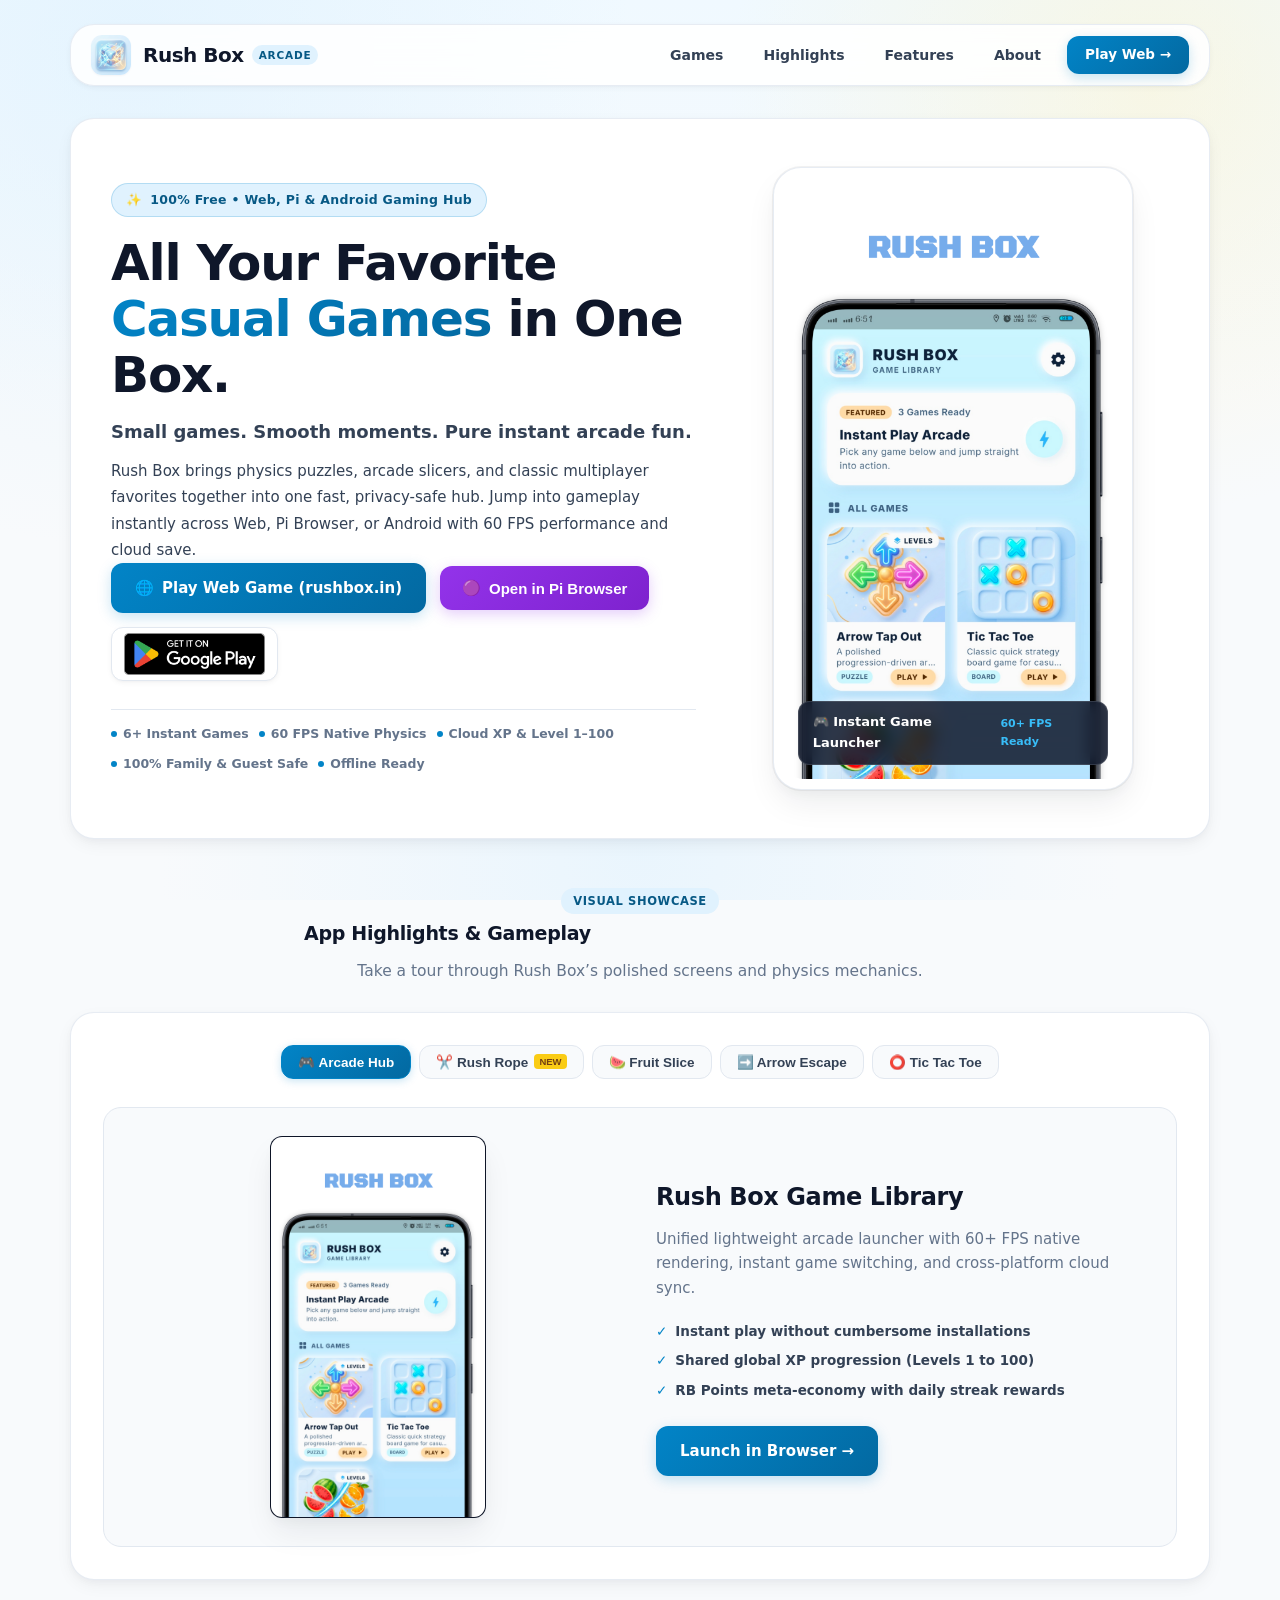
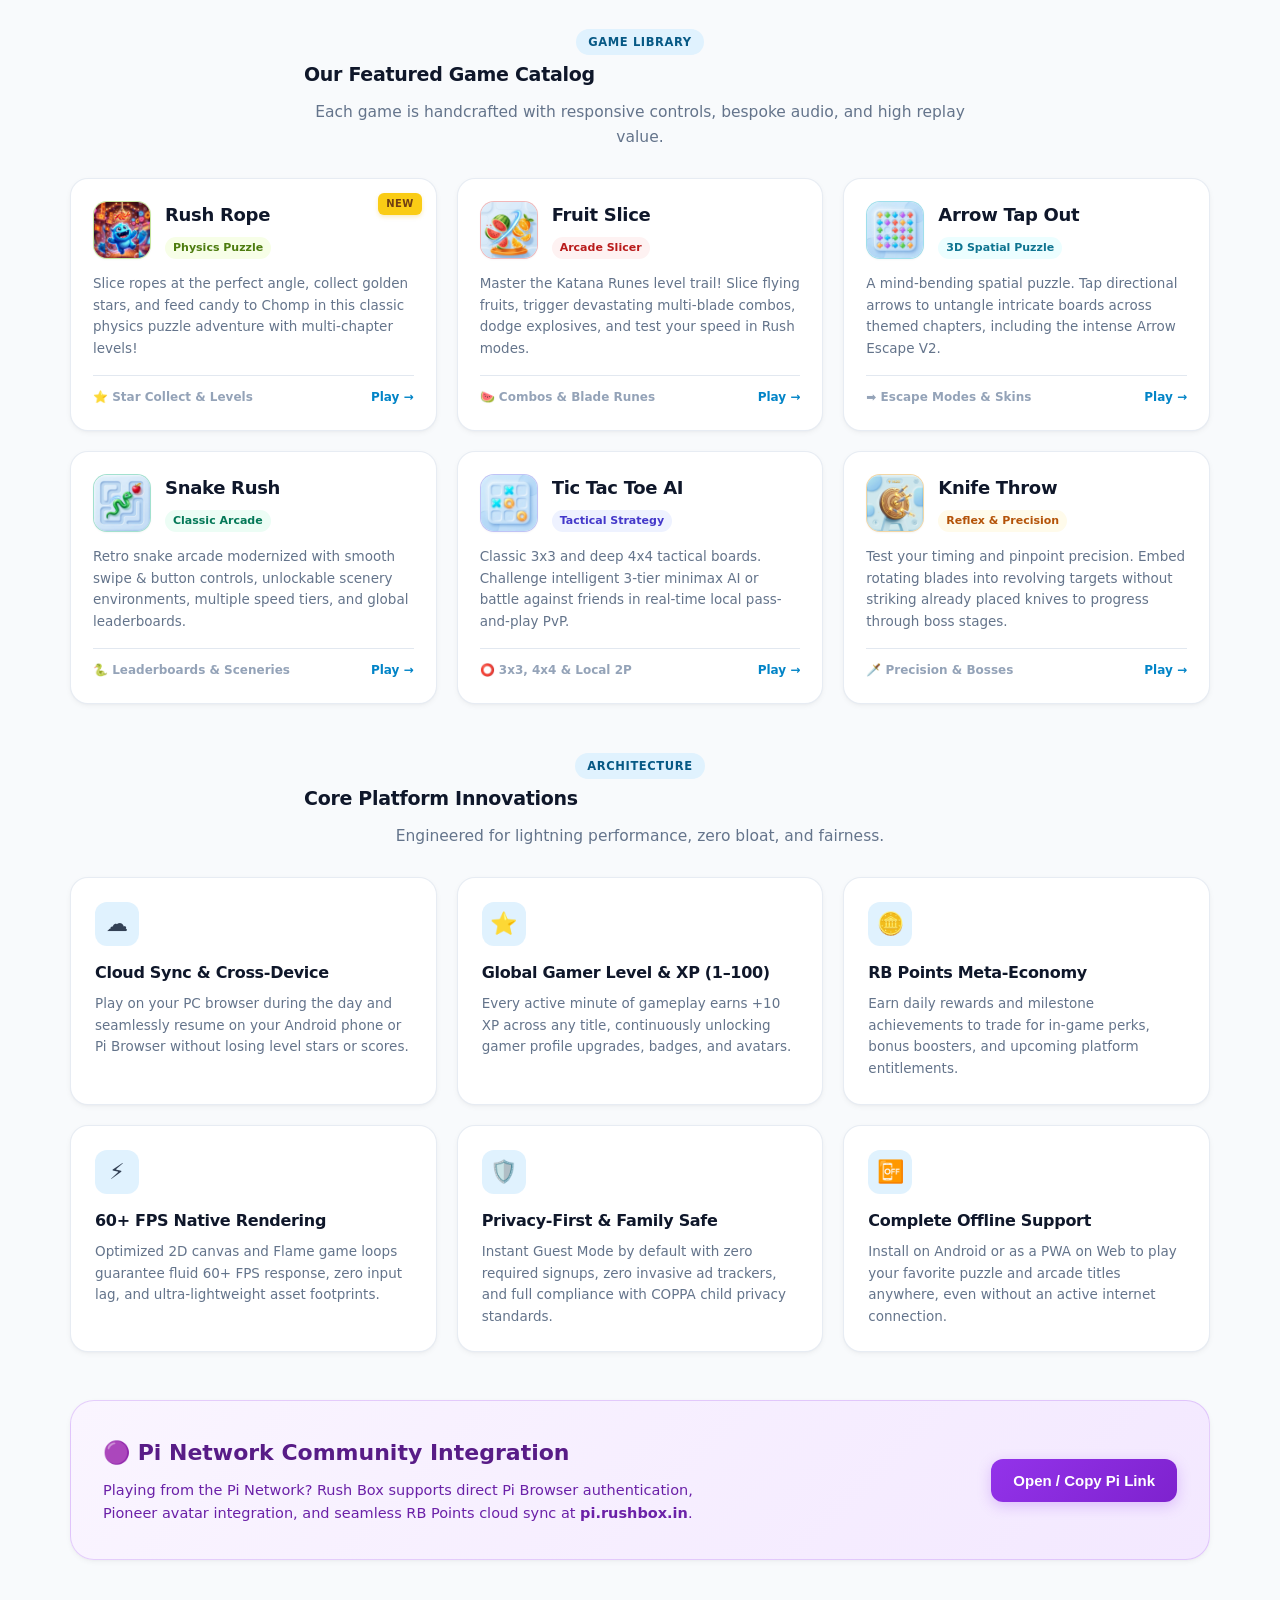
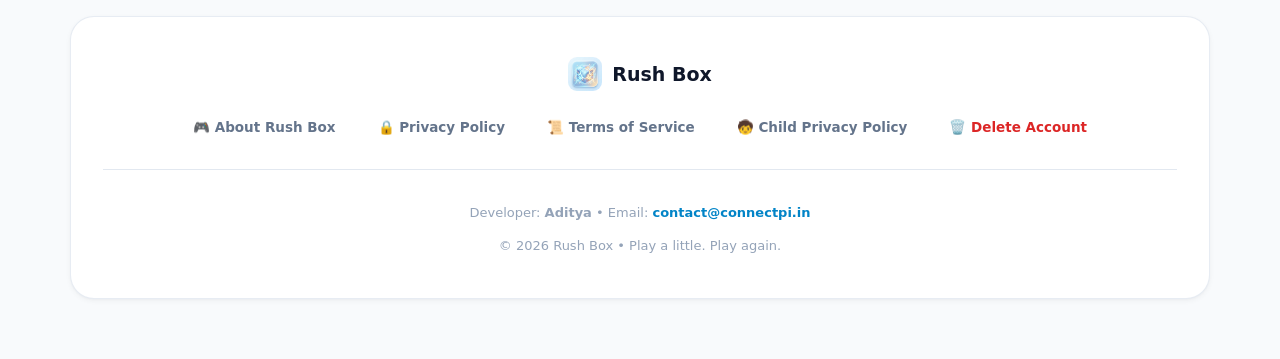
<file: index.html>
<!DOCTYPE html>
<html lang="en">
<head>
<meta charset="UTF-8">
<meta name="viewport" content="width=device-width, initial-scale=1.0">
<link rel="icon" type="image/png" href="/favicon/favicon-96x96.png" sizes="96x96">
<link rel="icon" type="image/x-icon" href="/favicon/favicon.ico">
<link rel="apple-touch-icon" sizes="180x180" href="/favicon/apple-touch-icon.png">
<link rel="manifest" href="/favicon/site.webmanifest">
<meta name="theme-color" content="#0284c7">

<meta name="description" content="Rush Box — The ultimate Arcade & Casual Gaming Hub. Play Fruit Slice, Rush Rope, Arrow Tap Out, Snake Rush, Tic Tac Toe, Knife Throw instantly on Web, Pi Browser, or Android.">
<meta name="keywords" content="Rush Box, Casual Games, Arcade Games, Rush Rope, Fruit Slice, Arrow Tap Out, Snake Rush, Tic Tac Toe, Knife Throw, Pi Network Games, Pi Browser, Android Games">

<!-- Open Graph / Social Sharing -->
<meta property="og:type" content="website">
<meta property="og:site_name" content="Rush Box">
<meta property="og:url" content="https://rushbox.in/">
<meta property="og:title" content="Rush Box — Arcade & Casual Gaming Hub">
<meta property="og:description" content="Fast games. Smooth moments. One box full of fun. Play on Web (rushbox.in), Pi Browser (pi.rushbox.in), or Android!">
<meta property="og:image" content="https://ref.rushbox.in/assets/logo.png">
<meta property="og:image:secure_url" content="https://ref.rushbox.in/assets/logo.png">
<meta property="og:image:type" content="image/png">
<meta property="og:image:width" content="512">
<meta property="og:image:height" content="512">
<meta property="og:image:alt" content="Rush Box Logo">

<!-- Twitter Card -->
<meta name="twitter:card" content="summary">
<meta name="twitter:title" content="Rush Box — Arcade & Casual Gaming Hub">
<meta name="twitter:description" content="Small games. Smooth moments. One box full of fun. Play on Web, Pi Browser, or Android!">
<meta name="twitter:image" content="https://ref.rushbox.in/assets/logo.png">
<title>Rush Box — Arcade & Casual Gaming Hub</title>

<!-- Modern Shared Stylesheet -->
<link rel="stylesheet" href="/assets/main.css">
</head>
<body>

<div class="page-container">

  <!-- Header Navigation Bar -->
  <header class="site-header">
    <nav class="nav-bar">
      <a href="/" class="brand-link">
        <div class="brand-icon">
          <img src="/assets/logo.png" alt="Rush Box Logo" onerror="this.src='/favicon/favicon-96x96.png'">
        </div>
        <div class="brand-text">
          <span class="brand-name">Rush Box</span>
          <span class="brand-tag">Arcade</span>
        </div>
      </a>

      <div class="nav-links">
        <a href="#games" class="nav-link">Games</a>
        <a href="#showcase" class="nav-link">Highlights</a>
        <a href="#features" class="nav-link">Features</a>
        <a href="/about" class="nav-link">About</a>
        <a href="https://rushbox.in" target="_blank" rel="noopener" class="nav-cta">
          Play Web &rarr;
        </a>
      </div>
    </nav>
  </header>

  <!-- Main Landing Content -->
  <main>
    <!-- Hero Section -->
    <section class="hero-card">
      <div class="hero-grid">
        <!-- Hero Text & CTAs -->
        <div class="hero-content">
          <div class="hero-badge">
            <span>✨</span> 100% Free • Web, Pi & Android Gaming Hub
          </div>
          <h1 class="hero-title">
            All Your Favorite <span class="highlight">Casual Games</span> in One Box.
          </h1>
          <p class="hero-tagline">
            Small games. Smooth moments. Pure instant arcade fun.
          </p>
          <p class="hero-desc">
            Rush Box brings physics puzzles, arcade slicers, and classic multiplayer favorites together into one fast, privacy-safe hub. Jump into gameplay instantly across Web, Pi Browser, or Android with 60 FPS performance and cloud save.
          </p>

          <!-- Multi-Platform Call to Actions -->
          <div class="hero-cta-row">
            <!-- Play on Web -->
            <a href="https://rushbox.in" target="_blank" rel="noopener" class="btn-primary">
              <span>🌐</span> Play Web Game (rushbox.in)
            </a>

            <!-- Open in Pi Browser -->
            <button type="button" class="btn-pi" onclick="openPiBrowserHandler()">
              <span>🟣</span> Open in Pi Browser
            </button>

            <!-- Google Play Store -->
            <a href="https://play.google.com/store/apps/details?id=com.connectpi.bladerush" target="_blank" rel="noopener" class="btn-playstore" title="Get it on Google Play">
              <img src="/assets/GetItOnGooglePlay_Badge_Web_color_English.png" alt="Get it on Google Play">
            </a>
          </div>

          <!-- Feature Trust Chips -->
          <div class="hero-chips">
            <span class="chip-item"><span class="chip-dot"></span> 6+ Instant Games</span>
            <span class="chip-item"><span class="chip-dot"></span> 60 FPS Native Physics</span>
            <span class="chip-item"><span class="chip-dot"></span> Cloud XP & Level 1–100</span>
            <span class="chip-item"><span class="chip-dot"></span> 100% Family & Guest Safe</span>
            <span class="chip-item"><span class="chip-dot"></span> Offline Ready</span>
          </div>
        </div>

        <!-- Hero Visual Mockup -->
        <div class="hero-preview-box">
          <div class="device-frame">
            <div class="device-screen">
              <img src="/assets/01.png" alt="Rush Box Arcade Hub Gameplay" id="heroPreviewImg">
              <div class="device-badge-overlay">
                <span>🎮 Instant Game Launcher</span>
                <small>60+ FPS Ready</small>
              </div>
            </div>
          </div>
        </div>
      </div>
    </section>

    <!-- Interactive App Highlights & Showcase -->
    <section class="section" id="showcase">
      <div class="section-head">
        <span class="section-badge">Visual Showcase</span>
        <h2 class="section-title">App Highlights & Gameplay</h2>
        <p class="section-subtitle">Take a tour through Rush Box’s polished screens and physics mechanics.</p>
      </div>

      <div class="showcase-wrapper">
        <!-- Interactive Tabs -->
        <div class="showcase-tabs" id="showcaseTabs">
          <button type="button" class="tab-btn active" onclick="selectShowcase(0)">
            🎮 Arcade Hub
          </button>
          <button type="button" class="tab-btn" onclick="selectShowcase(1)">
            ✂️ Rush Rope <span class="badge-new">NEW</span>
          </button>
          <button type="button" class="tab-btn" onclick="selectShowcase(2)">
            🍉 Fruit Slice
          </button>
          <button type="button" class="tab-btn" onclick="selectShowcase(3)">
            ➡️ Arrow Escape
          </button>
          <button type="button" class="tab-btn" onclick="selectShowcase(4)">
            ⭕ Tic Tac Toe
          </button>
        </div>

        <!-- Display Area -->
        <div class="showcase-display">
          <div class="showcase-visual">
            <div class="showcase-img-box">
              <img src="/assets/01.png" id="showcaseImage" alt="Rush Box Showcase">
            </div>
          </div>

          <div class="showcase-details">
            <h3 id="showcaseTitle">Rush Box Game Library</h3>
            <p id="showcaseDesc">Unified lightweight arcade hub featuring instant game launch, 60 FPS native rendering, and seamless cross-platform cloud progress tracking.</p>

            <ul class="showcase-feature-list" id="showcaseList">
              <li>Instant play without cumbersome installations</li>
              <li>Shared global XP progression (Levels 1 to 100)</li>
              <li>RB Points meta-economy with daily streak rewards</li>
            </ul>

            <a href="https://rushbox.in" target="_blank" rel="noopener" class="btn-primary" id="showcaseCta">
              Launch in Browser &rarr;
            </a>
          </div>
        </div>
      </div>
    </section>

    <!-- Game Catalog (With Rush Rope) -->
    <section class="section" id="games">
      <div class="section-head">
        <span class="section-badge">Game Library</span>
        <h2 class="section-title">Our Featured Game Catalog</h2>
        <p class="section-subtitle">Each game is handcrafted with responsive controls, bespoke audio, and high replay value.</p>
      </div>

      <div class="games-grid">

        <!-- 1. Rush Rope (NEW) -->
        <article class="game-card">
          <span class="game-card-badge">NEW</span>
          <div class="game-card-top">
            <div class="game-thumb" style="border-color: rgba(132, 204, 22, 0.4);">
              <img src="/assets/games/rush_rope.webp" alt="Rush Rope Game Thumbnail" onerror="this.src='/favicon/favicon-96x96.png'">
            </div>
            <div class="game-card-title-group">
              <h3>Rush Rope</h3>
              <span class="game-tag" style="background:#f7fee7; color:#4d7c0f;">Physics Puzzle</span>
            </div>
          </div>
          <p class="game-card-desc">
            Slice ropes at the perfect angle, collect golden stars, and feed candy to Chomp in this classic physics puzzle adventure with multi-chapter levels!
          </p>
          <div class="game-card-footer">
            <span>⭐ Star Collect & Levels</span>
            <a href="https://rushbox.in" target="_blank" rel="noopener">Play &rarr;</a>
          </div>
        </article>

        <!-- 2. Fruit Slice -->
        <article class="game-card">
          <div class="game-card-top">
            <div class="game-thumb" style="border-color: rgba(239, 68, 68, 0.35);">
              <img src="/assets/games/fruit_slice.webp" alt="Fruit Slice Game Thumbnail" onerror="this.src='/favicon/favicon-96x96.png'">
            </div>
            <div class="game-card-title-group">
              <h3>Fruit Slice</h3>
              <span class="game-tag" style="background:#fef2f2; color:#b91c1c;">Arcade Slicer</span>
            </div>
          </div>
          <p class="game-card-desc">
            Master the Katana Runes level trail! Slice flying fruits, trigger devastating multi-blade combos, dodge explosives, and test your speed in Rush modes.
          </p>
          <div class="game-card-footer">
            <span>🍉 Combos & Blade Runes</span>
            <a href="https://rushbox.in" target="_blank" rel="noopener">Play &rarr;</a>
          </div>
        </article>

        <!-- 3. Arrow Tap Out -->
        <article class="game-card">
          <div class="game-card-top">
            <div class="game-thumb" style="border-color: rgba(6, 182, 212, 0.35);">
              <img src="/assets/games/arrow_tap_out.webp" alt="Arrow Tap Out Game Thumbnail" onerror="this.src='/favicon/favicon-96x96.png'">
            </div>
            <div class="game-card-title-group">
              <h3>Arrow Tap Out</h3>
              <span class="game-tag" style="background:#ecfeff; color:#0e7490;">3D Spatial Puzzle</span>
            </div>
          </div>
          <p class="game-card-desc">
            A mind-bending spatial puzzle. Tap directional arrows to untangle intricate boards across themed chapters, including the intense Arrow Escape V2.
          </p>
          <div class="game-card-footer">
            <span>➡️ Escape Modes & Skins</span>
            <a href="https://rushbox.in" target="_blank" rel="noopener">Play &rarr;</a>
          </div>
        </article>

        <!-- 4. Snake Rush -->
        <article class="game-card">
          <div class="game-card-top">
            <div class="game-thumb" style="border-color: rgba(16, 185, 129, 0.35);">
              <img src="/assets/games/snake.webp" alt="Snake Rush Game Thumbnail" onerror="this.src='/favicon/favicon-96x96.png'">
            </div>
            <div class="game-card-title-group">
              <h3>Snake Rush</h3>
              <span class="game-tag" style="background:#ecfdf5; color:#047857;">Classic Arcade</span>
            </div>
          </div>
          <p class="game-card-desc">
            Retro snake arcade modernized with smooth swipe & button controls, unlockable scenery environments, multiple speed tiers, and global leaderboards.
          </p>
          <div class="game-card-footer">
            <span>🐍 Leaderboards & Sceneries</span>
            <a href="https://rushbox.in" target="_blank" rel="noopener">Play &rarr;</a>
          </div>
        </article>

        <!-- 5. Tic Tac Toe -->
        <article class="game-card">
          <div class="game-card-top">
            <div class="game-thumb" style="border-color: rgba(99, 102, 241, 0.35);">
              <img src="/assets/games/tic_tac_toe.webp" alt="Tic Tac Toe Game Thumbnail" onerror="this.src='/favicon/favicon-96x96.png'">
            </div>
            <div class="game-card-title-group">
              <h3>Tic Tac Toe AI</h3>
              <span class="game-tag" style="background:#eef2ff; color:#4338ca;">Tactical Strategy</span>
            </div>
          </div>
          <p class="game-card-desc">
            Classic 3x3 and deep 4x4 tactical boards. Challenge intelligent 3-tier minimax AI or battle against friends in real-time local pass-and-play PvP.
          </p>
          <div class="game-card-footer">
            <span>⭕ 3x3, 4x4 & Local 2P</span>
            <a href="https://rushbox.in" target="_blank" rel="noopener">Play &rarr;</a>
          </div>
        </article>

        <!-- 6. Knife Throw -->
        <article class="game-card">
          <div class="game-card-top">
            <div class="game-thumb" style="border-color: rgba(245, 158, 11, 0.35);">
              <img src="/assets/games/knife_throw.webp" alt="Knife Throw Game Thumbnail" onerror="this.src='/favicon/favicon-96x96.png'">
            </div>
            <div class="game-card-title-group">
              <h3>Knife Throw</h3>
              <span class="game-tag" style="background:#fffbeb; color:#b45309;">Reflex & Precision</span>
            </div>
          </div>
          <p class="game-card-desc">
            Test your timing and pinpoint precision. Embed rotating blades into revolving targets without striking already placed knives to progress through boss stages.
          </p>
          <div class="game-card-footer">
            <span>🗡️ Precision & Bosses</span>
            <a href="https://rushbox.in" target="_blank" rel="noopener">Play &rarr;</a>
          </div>
        </article>

      </div>
    </section>

    <!-- Platform Innovations & Features -->
    <section class="section" id="features">
      <div class="section-head">
        <span class="section-badge">Architecture</span>
        <h2 class="section-title">Core Platform Innovations</h2>
        <p class="section-subtitle">Engineered for lightning performance, zero bloat, and fairness.</p>
      </div>

      <div class="features-grid">
        <div class="feature-card">
          <div class="feature-icon-box">☁️</div>
          <strong>Cloud Sync & Cross-Device</strong>
          <p>Play on your PC browser during the day and seamlessly resume on your Android phone or Pi Browser without losing level stars or scores.</p>
        </div>

        <div class="feature-card">
          <div class="feature-icon-box">⭐</div>
          <strong>Global Gamer Level & XP (1–100)</strong>
          <p>Every active minute of gameplay earns +10 XP across any title, continuously unlocking gamer profile upgrades, badges, and avatars.</p>
        </div>

        <div class="feature-card">
          <div class="feature-icon-box">🪙</div>
          <strong>RB Points Meta-Economy</strong>
          <p>Earn daily rewards and milestone achievements to trade for in-game perks, bonus boosters, and upcoming platform entitlements.</p>
        </div>

        <div class="feature-card">
          <div class="feature-icon-box">⚡</div>
          <strong>60+ FPS Native Rendering</strong>
          <p>Optimized 2D canvas and Flame game loops guarantee fluid 60+ FPS response, zero input lag, and ultra-lightweight asset footprints.</p>
        </div>

        <div class="feature-card">
          <div class="feature-icon-box">🛡️</div>
          <strong>Privacy-First & Family Safe</strong>
          <p>Instant Guest Mode by default with zero required signups, zero invasive ad trackers, and full compliance with COPPA child privacy standards.</p>
        </div>

        <div class="feature-card">
          <div class="feature-icon-box">📴</div>
          <strong>Complete Offline Support</strong>
          <p>Install on Android or as a PWA on Web to play your favorite puzzle and arcade titles anywhere, even without an active internet connection.</p>
        </div>
      </div>
    </section>

    <!-- Dedicated Pi Browser Integration Card -->
    <section class="pi-hub-card">
      <div class="pi-hub-info">
        <h3>🟣 Pi Network Community Integration</h3>
        <p>
          Playing from the Pi Network? Rush Box supports direct Pi Browser authentication, Pioneer avatar integration, and seamless RB Points cloud sync at <strong>pi.rushbox.in</strong>.
        </p>
      </div>
      <div>
        <button type="button" class="btn-pi" onclick="openPiBrowserHandler()">
          Open / Copy Pi Link
        </button>
      </div>
    </section>
  </main>

  <!-- Clean Professional Footer -->
  <footer class="site-footer">
    <div class="footer-brand">
      <img src="/assets/logo.png" alt="Rush Box Logo" onerror="this.src='/favicon/favicon-96x96.png'">
      <span>Rush Box</span>
    </div>

    <div class="footer-links">
      <a href="/about" class="footer-link">🎮 About Rush Box</a>
      <a href="/privacy" class="footer-link">🔒 Privacy Policy</a>
      <a href="/terms" class="footer-link">📜 Terms of Service</a>
      <a href="/child-policy" class="footer-link">🧒 Child Privacy Policy</a>
      <a href="/delete-account" class="footer-link danger">🗑️ Delete Account</a>
    </div>

    <div class="footer-bottom">
      <p>Developer: <strong>Aditya</strong> • Email: <a href="mailto:contact@connectpi.in">contact@connectpi.in</a></p>
      <p style="margin-top: 6px;">&copy; 2026 Rush Box • Play a little. Play again.</p>
    </div>
  </footer>

</div>

<!-- Pi Browser Modal Dialog -->
<div id="piModal" class="modal-overlay" onclick="handleModalBackdropClick(event)">
  <div class="modal-card">
    <button type="button" class="modal-close" onclick="closePiModal()" aria-label="Close">&times;</button>
    <div class="modal-icon">π</div>
    <h3>Open in Pi Browser</h3>
    <p>
      Rush Box is available for Pi Network Pioneers. Launch directly using the Pi schema or copy the link to paste into Pi Browser:
    </p>

    <!-- Copy URL Box -->
    <div class="copy-box">
      <span class="copy-url" id="piUrlText">pi.rushbox.in</span>
      <button type="button" class="copy-btn" onclick="copyPiLink()">📋 Copy</button>
    </div>

    <!-- Instruction Steps -->
    <div class="steps-list">
      <ol>
        <li>Open the <strong>Pi Browser</strong> app on your mobile device.</li>
        <li>Paste <strong>pi.rushbox.in</strong> into the top URL bar.</li>
        <li>Enjoy Rush Box with verified Pi Network session sync!</li>
      </ol>
    </div>

    <!-- Direct Launch Button -->
    <a href="pi://pi.rushbox.in" class="direct-open-btn" onclick="trackPiLaunch()">
      🚀 Try Direct Open (pi://pi.rushbox.in)
    </a>
  </div>
</div>

<!-- Toast Notification -->
<div id="toast" class="toast">
  <span>✅</span>
  <span id="toastMsg">Link copied to clipboard!</span>
</div>

<!-- Interactive Client Scripts -->
<script>
// Showcase Data
const showcaseData = [
  {
    title: "Rush Box Game Library",
    desc: "Unified lightweight arcade launcher with 60+ FPS native rendering, instant game switching, and cross-platform cloud sync.",
    img: "/assets/01.png",
    features: [
      "Instant play without cumbersome installations",
      "Shared global XP progression (Levels 1 to 100)",
      "RB Points meta-economy with daily streak rewards"
    ]
  },
  {
    title: "Rush Rope Physics Adventure",
    desc: "Cut ropes at the right moment, navigate obstacles, collect 3 stars, and feed candy to Chomp across challenging chapters.",
    img: "/assets/games/rush_rope.webp",
    features: [
      "True rope and candy gravity physics engine",
      "Multi-chapter star progression",
      "Relaxing, highly tactile slicing mechanics"
    ]
  },
  {
    title: "Fruit Slice Katana Runes",
    desc: "Slice flying fruits, trigger devastating multi-blade combos, dodge explosives, and test your speed in Timed & Timeless Rush modes.",
    img: "/assets/04.png",
    features: [
      "High-velocity blade slashing physics",
      "Katana Runes unlockable blade skins",
      "Combo multipliers and frenzy fever moments"
    ]
  },
  {
    title: "Arrow Tap Out Trail",
    desc: "A spatial 3D puzzle challenge. Tap arrows to untangle intricate multi-directional boards across themed chapters with special tiles.",
    img: "/assets/03.png",
    features: [
      "Clean 3D spatial thinking puzzles",
      "Arrow Escape V2 chapter hubs",
      "Undo moves, rotate board, and hint power-ups"
    ]
  },
  {
    title: "Tic Tac Toe AI Arena",
    desc: "Classic 3x3 and tactical 4x4 boards. Play against intelligent AI across three difficulty tiers or battle friends in timed local PvP.",
    img: "/assets/02.png",
    features: [
      "3-tier smart AI (Easy, Medium, Master)",
      "Extended 4x4 4-in-a-row tactical grid",
      "Local pass-and-play 2-player multiplayer"
    ]
  }
];

let activeShowcaseIdx = 0;
let showcaseTimer = null;

function selectShowcase(index) {
  activeShowcaseIdx = index;
  const data = showcaseData[index];

  // Update tabs
  const tabs = document.querySelectorAll('#showcaseTabs .tab-btn');
  tabs.forEach((tab, i) => {
    tab.classList.toggle('active', i === index);
  });

  // Update details with subtle transition
  const titleEl = document.getElementById('showcaseTitle');
  const descEl = document.getElementById('showcaseDesc');
  const imgEl = document.getElementById('showcaseImage');
  const listEl = document.getElementById('showcaseList');

  if (titleEl) titleEl.textContent = data.title;
  if (descEl) descEl.textContent = data.desc;
  if (imgEl) {
    imgEl.style.opacity = '0.5';
    imgEl.src = data.img;
    imgEl.onload = () => { imgEl.style.opacity = '1'; };
  }

  if (listEl) {
    listEl.innerHTML = data.features.map(f => `<li>${f}</li>`).join('');
  }
}

// Auto-advance showcase every 5 seconds if user is idle
function startShowcaseTimer() {
  if (showcaseTimer) clearInterval(showcaseTimer);
  showcaseTimer = setInterval(() => {
    activeShowcaseIdx = (activeShowcaseIdx + 1) % showcaseData.length;
    selectShowcase(activeShowcaseIdx);
  }, 5000);
}

// Pause on mouseenter
const showcaseWrapper = document.querySelector('.showcase-wrapper');
if (showcaseWrapper) {
  showcaseWrapper.addEventListener('mouseenter', () => clearInterval(showcaseTimer));
  showcaseWrapper.addEventListener('mouseleave', startShowcaseTimer);
}

// Pi Browser Modal Controls
function openPiBrowserHandler() {
  const isMobile = /iPhone|iPad|iPod|Android/i.test(navigator.userAgent);
  if (isMobile) {
    window.location.href = 'pi://pi.rushbox.in';
  }
  openPiModal();
}

function openPiModal() {
  document.getElementById('piModal').classList.add('active');
}

function closePiModal() {
  document.getElementById('piModal').classList.remove('active');
}

function handleModalBackdropClick(event) {
  if (event.target === document.getElementById('piModal')) {
    closePiModal();
  }
}

function copyPiLink() {
  const url = 'pi.rushbox.in';
  if (navigator.clipboard && navigator.clipboard.writeText) {
    navigator.clipboard.writeText(url).then(() => {
      showToast('Copied pi.rushbox.in! Paste it in Pi Browser.');
    }).catch(() => fallbackCopy(url));
  } else {
    fallbackCopy(url);
  }
}

function fallbackCopy(text) {
  const textArea = document.createElement('textarea');
  textArea.value = text;
  document.body.appendChild(textArea);
  textArea.select();
  try {
    document.execCommand('copy');
    showToast('Copied pi.rushbox.in! Paste it in Pi Browser.');
  } catch (err) {
    showToast('Failed to copy. Please manually copy pi.rushbox.in');
  }
  document.body.removeChild(textArea);
}

function showToast(msg) {
  const toast = document.getElementById('toast');
  const toastMsg = document.getElementById('toastMsg');
  toastMsg.textContent = msg;
  toast.classList.add('show');
  setTimeout(() => { toast.classList.remove('show'); }, 3200);
}

function trackPiLaunch() {
  showToast('Launching Pi Browser...');
}

// Keyboard ESC to close modal
document.addEventListener('keydown', (e) => {
  if (e.key === 'Escape') closePiModal();
});

// Initialize on load
document.addEventListener('DOMContentLoaded', () => {
  selectShowcase(0);
  startShowcaseTimer();
});
</script>

</body>
</html>
</file>
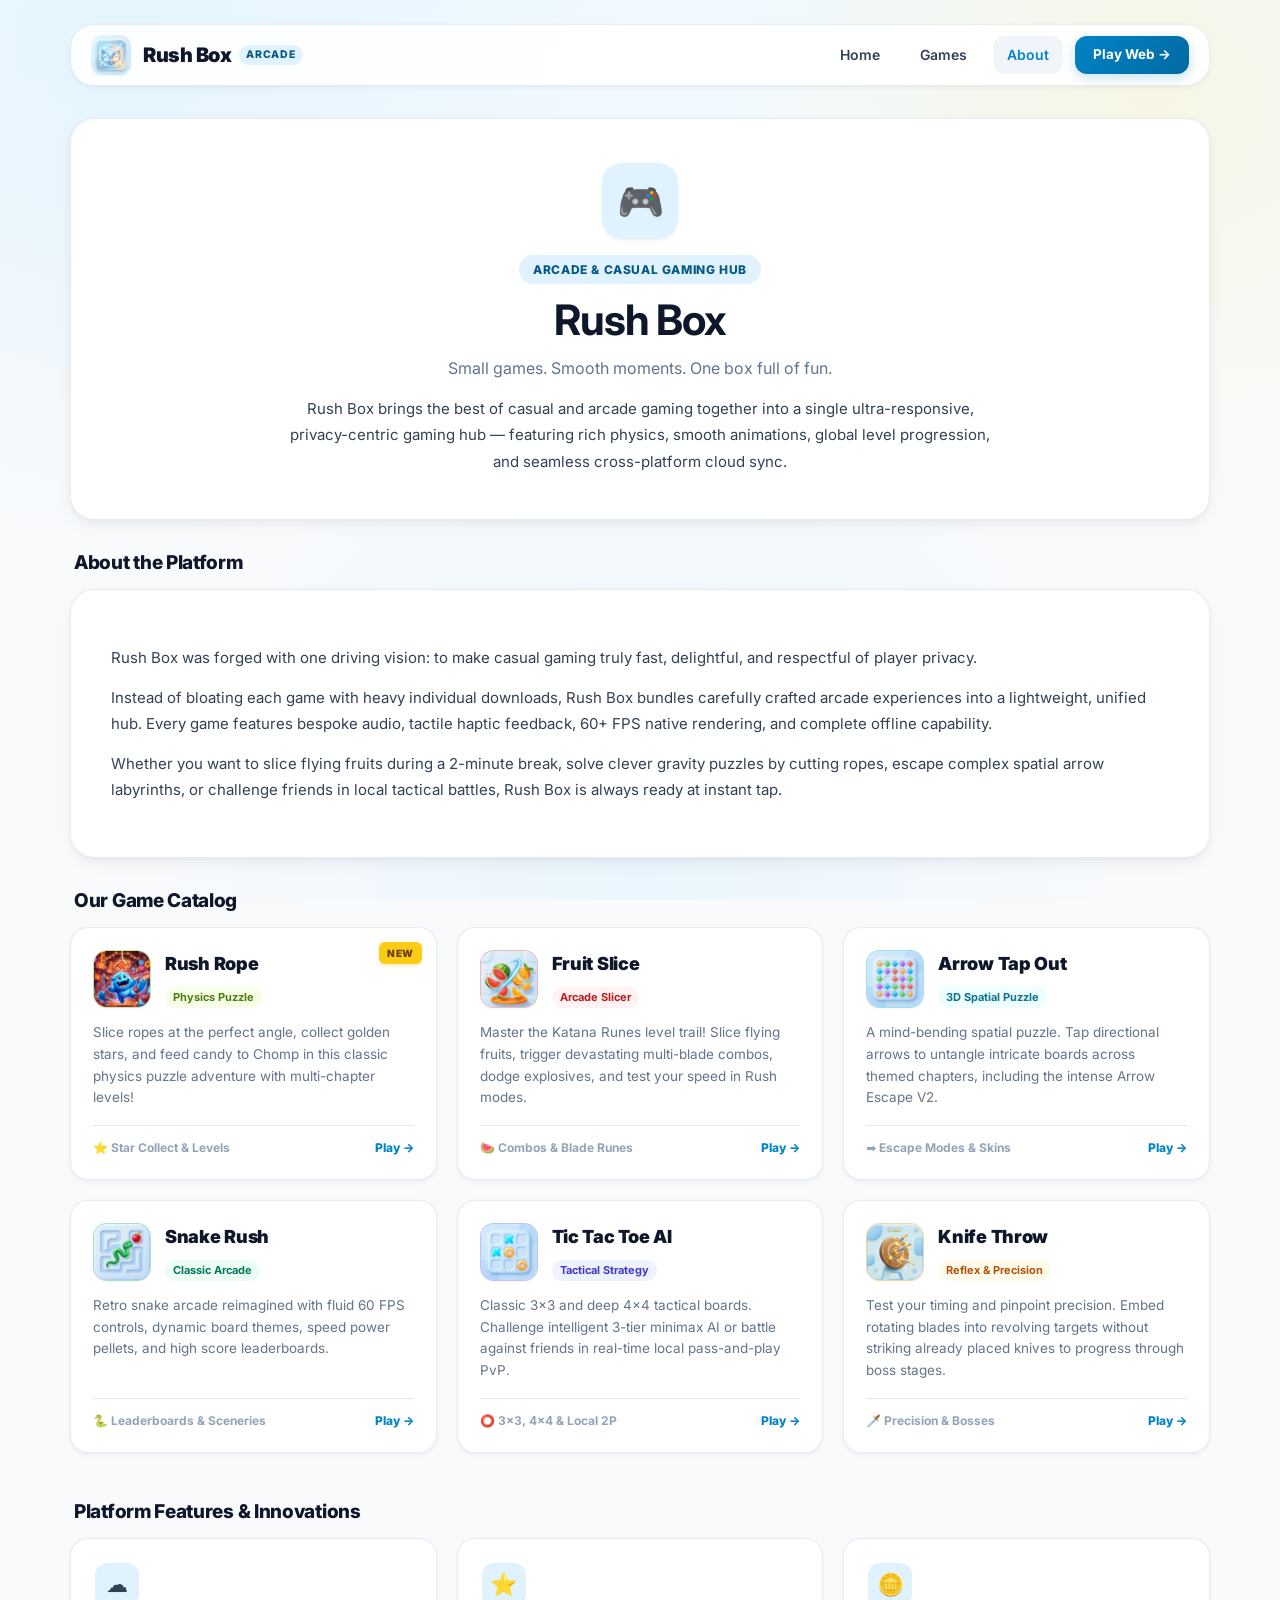
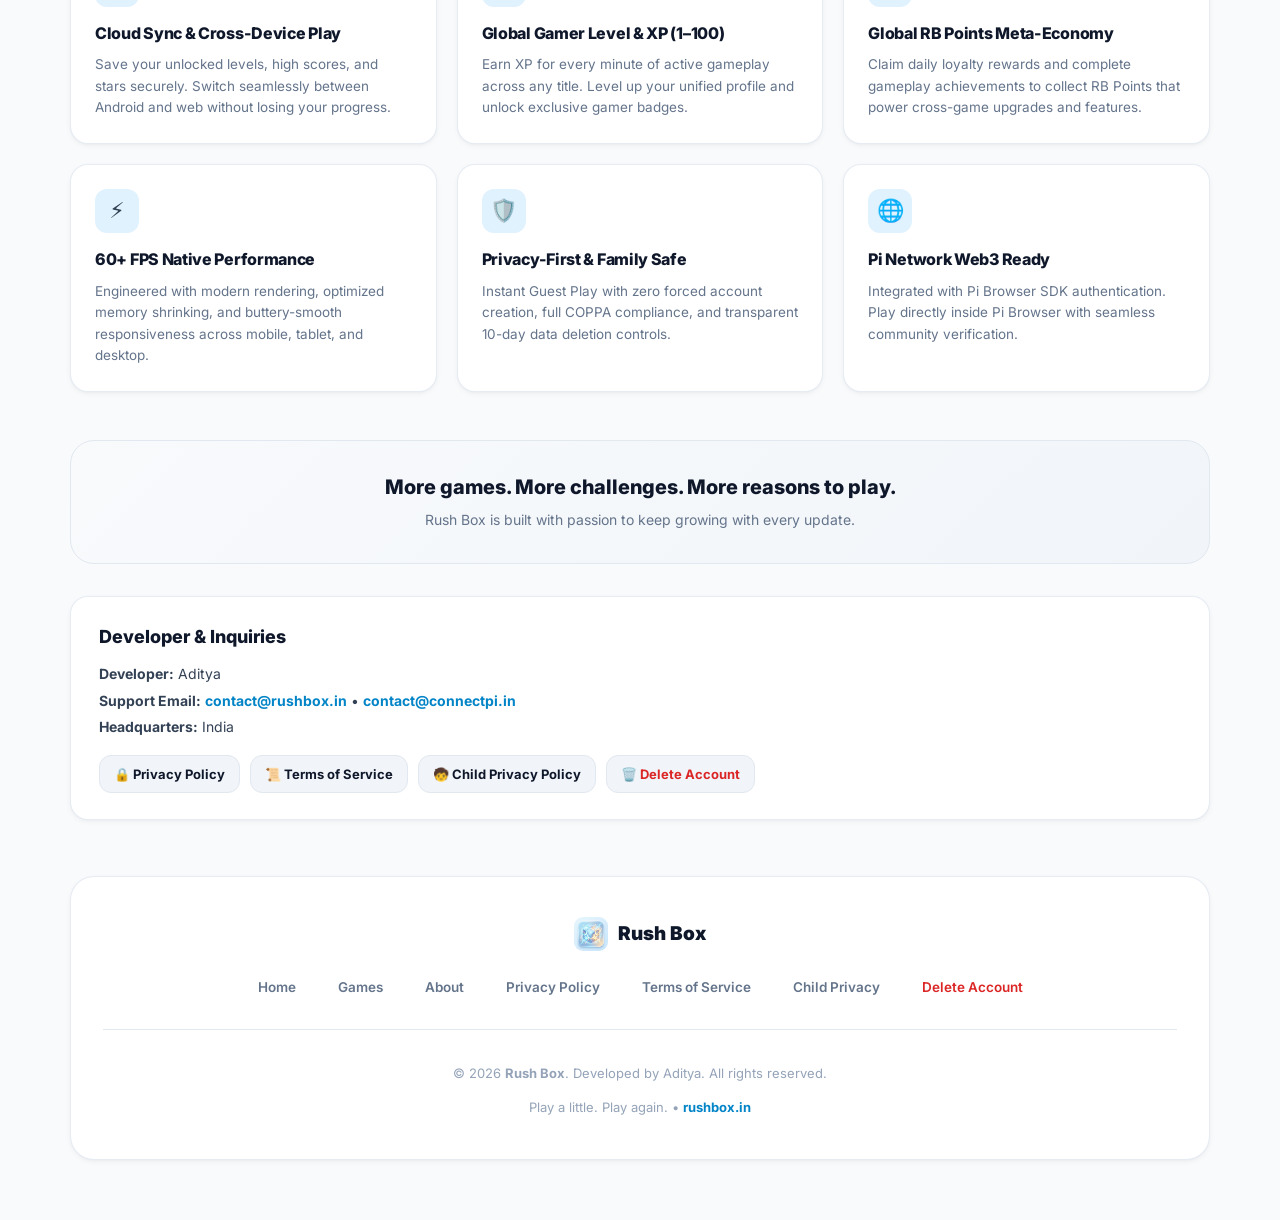
<file: about/index.html>
<!DOCTYPE html>
<html lang="en">
<head>
  <meta charset="UTF-8">
  <meta name="viewport" content="width=device-width, initial-scale=1.0">
  <link rel="icon" type="image/png" href="/favicon/favicon-96x96.png" sizes="96x96">
  <link rel="icon" type="image/x-icon" href="/favicon/favicon.ico">
  <link rel="apple-touch-icon" sizes="180x180" href="/favicon/apple-touch-icon.png">
  <link rel="manifest" href="/favicon/site.webmanifest">
  <meta name="theme-color" content="#0284c7">

  <meta name="description" content="About Rush Box — Arcade & Casual Gaming Hub featuring Rush Rope, Fruit Slice, Arrow Tap Out, Snake Rush, Tic Tac Toe, Knife Throw, global XP progression, cloud sync, and 60+ FPS gameplay.">
  <meta name="keywords" content="Rush Box, Rush Rope, Fruit Slice, Arrow Tap Out, Snake Rush, Tic Tac Toe, Knife Throw, Arcade Games, Casual Gaming Hub">

  <!-- Open Graph -->
  <meta property="og:type" content="website">
  <meta property="og:site_name" content="Rush Box">
  <meta property="og:url" content="https://rushbox.in/about">
  <meta property="og:title" content="About Rush Box — Arcade & Casual Gaming Hub">
  <meta property="og:description" content="Explore our game catalog featuring Rush Rope, Fruit Slice, Arrow Tap Out, Snake Rush, Tic Tac Toe, and Knife Throw. Global XP, cloud saves, and fast 60+ FPS gameplay.">
  <meta property="og:image" content="https://rushbox.in/assets/logo.png">

  <!-- Twitter Card -->
  <meta name="twitter:card" content="summary">
  <meta name="twitter:title" content="About Rush Box — Arcade & Casual Gaming Hub">
  <meta name="twitter:description" content="Small games. Smooth moments. Explore Rush Box arcade titles and platform innovations.">
  <meta name="twitter:image" content="https://rushbox.in/assets/logo.png">

  <title>About Rush Box — Arcade & Casual Gaming Hub</title>

  <!-- Google Fonts: Inter -->
  <link rel="preconnect" href="https://fonts.googleapis.com">
  <link rel="preconnect" href="https://fonts.gstatic.com" crossorigin>
  <link href="https://fonts.googleapis.com/css2?family=Inter:wght@400;500;600;700;800;900&display=swap" rel="stylesheet">

  <!-- Core Design System -->
  <link rel="stylesheet" href="/assets/main.css">
</head>
<body>

<div class="page-container">

  <!-- Header Navigation -->
  <header class="site-header">
    <nav class="nav-bar">
      <a href="/" class="brand-link" aria-label="Rush Box Home">
        <div class="brand-icon">
          <img src="/assets/logo.png" alt="Rush Box Logo" onerror="this.src='/favicon/favicon-96x96.png'">
        </div>
        <div class="brand-text">
          <span class="brand-name">Rush Box</span>
          <span class="brand-tag">Arcade</span>
        </div>
      </a>

      <div class="nav-links">
        <a href="/" class="nav-link">Home</a>
        <a href="/#games" class="nav-link">Games</a>
        <a href="/about" class="nav-link active">About</a>
        <a href="https://rushbox.in" target="_blank" rel="noopener" class="nav-cta">
          Play Web &rarr;
        </a>
      </div>
    </nav>
  </header>

  <main>
    <!-- Hero Overview -->
    <section class="hero">
      <div class="hero-logo">🎮</div>
      <div class="badge">Arcade & Casual Gaming Hub</div>
      <h1>Rush Box</h1>
      <p class="subtitle">Small games. Smooth moments. One box full of fun.</p>
      <p class="hero-desc">
        Rush Box brings the best of casual and arcade gaming together into a single ultra-responsive, privacy-centric gaming hub — featuring rich physics, smooth animations, global level progression, and seamless cross-platform cloud sync.
      </p>
    </section>

    <!-- About the Platform -->
    <section class="section">
      <h2 class="section-title">About the Platform</h2>
      <div class="content-card">
        <p>
          Rush Box was forged with one driving vision: to make casual gaming truly fast, delightful, and respectful of player privacy.
        </p>
        <p>
          Instead of bloating each game with heavy individual downloads, Rush Box bundles carefully crafted arcade experiences into a lightweight, unified hub. Every game features bespoke audio, tactile haptic feedback, 60+ FPS native rendering, and complete offline capability.
        </p>
        <p>
          Whether you want to slice flying fruits during a 2-minute break, solve clever gravity puzzles by cutting ropes, escape complex spatial arrow labyrinths, or challenge friends in local tactical battles, Rush Box is always ready at instant tap.
        </p>
      </div>
    </section>

    <!-- Game Catalog -->
    <section class="section">
      <h2 class="section-title">Our Game Catalog</h2>
      <div class="games-grid">

        <!-- Rush Rope (NEW) -->
        <article class="game-card">
          <span class="game-card-badge">NEW</span>
          <div class="game-card-top">
            <div class="game-thumb" style="border-color: rgba(132, 204, 22, 0.4);">
              <img src="/assets/games/rush_rope.webp" alt="Rush Rope Game Thumbnail" onerror="this.src='/favicon/favicon-96x96.png'">
            </div>
            <div class="game-card-title-group">
              <h3>Rush Rope</h3>
              <span class="game-tag" style="background:#f7fee7; color:#4d7c0f;">Physics Puzzle</span>
            </div>
          </div>
          <p class="game-card-desc">
            Slice ropes at the perfect angle, collect golden stars, and feed candy to Chomp in this classic physics puzzle adventure with multi-chapter levels!
          </p>
          <div class="game-card-footer">
            <span>⭐ Star Collect & Levels</span>
            <a href="https://rushbox.in" target="_blank" rel="noopener">Play &rarr;</a>
          </div>
        </article>

        <!-- Fruit Slice -->
        <article class="game-card">
          <div class="game-card-top">
            <div class="game-thumb" style="border-color: rgba(239, 68, 68, 0.35);">
              <img src="/assets/games/fruit_slice.webp" alt="Fruit Slice Game Thumbnail" onerror="this.src='/favicon/favicon-96x96.png'">
            </div>
            <div class="game-card-title-group">
              <h3>Fruit Slice</h3>
              <span class="game-tag" style="background:#fef2f2; color:#b91c1c;">Arcade Slicer</span>
            </div>
          </div>
          <p class="game-card-desc">
            Master the Katana Runes level trail! Slice flying fruits, trigger devastating multi-blade combos, dodge explosives, and test your speed in Rush modes.
          </p>
          <div class="game-card-footer">
            <span>🍉 Combos & Blade Runes</span>
            <a href="https://rushbox.in" target="_blank" rel="noopener">Play &rarr;</a>
          </div>
        </article>

        <!-- Arrow Tap Out -->
        <article class="game-card">
          <div class="game-card-top">
            <div class="game-thumb" style="border-color: rgba(6, 182, 212, 0.35);">
              <img src="/assets/games/arrow_tap_out.webp" alt="Arrow Tap Out Game Thumbnail" onerror="this.src='/favicon/favicon-96x96.png'">
            </div>
            <div class="game-card-title-group">
              <h3>Arrow Tap Out</h3>
              <span class="game-tag" style="background:#ecfeff; color:#0e7490;">3D Spatial Puzzle</span>
            </div>
          </div>
          <p class="game-card-desc">
            A mind-bending spatial puzzle. Tap directional arrows to untangle intricate boards across themed chapters, including the intense Arrow Escape V2.
          </p>
          <div class="game-card-footer">
            <span>➡️ Escape Modes & Skins</span>
            <a href="https://rushbox.in" target="_blank" rel="noopener">Play &rarr;</a>
          </div>
        </article>

        <!-- Snake Rush -->
        <article class="game-card">
          <div class="game-card-top">
            <div class="game-thumb" style="border-color: rgba(16, 185, 129, 0.35);">
              <img src="/assets/games/snake.webp" alt="Snake Rush Game Thumbnail" onerror="this.src='/favicon/favicon-96x96.png'">
            </div>
            <div class="game-card-title-group">
              <h3>Snake Rush</h3>
              <span class="game-tag" style="background:#ecfdf5; color:#047857;">Classic Arcade</span>
            </div>
          </div>
          <p class="game-card-desc">
            Retro snake arcade reimagined with fluid 60 FPS controls, dynamic board themes, speed power pellets, and high score leaderboards.
          </p>
          <div class="game-card-footer">
            <span>🐍 Leaderboards & Sceneries</span>
            <a href="https://rushbox.in" target="_blank" rel="noopener">Play &rarr;</a>
          </div>
        </article>

        <!-- Tic Tac Toe -->
        <article class="game-card">
          <div class="game-card-top">
            <div class="game-thumb" style="border-color: rgba(99, 102, 241, 0.35);">
              <img src="/assets/games/tic_tac_toe.webp" alt="Tic Tac Toe Game Thumbnail" onerror="this.src='/favicon/favicon-96x96.png'">
            </div>
            <div class="game-card-title-group">
              <h3>Tic Tac Toe AI</h3>
              <span class="game-tag" style="background:#eef2ff; color:#4338ca;">Tactical Strategy</span>
            </div>
          </div>
          <p class="game-card-desc">
            Classic 3x3 and deep 4x4 tactical boards. Challenge intelligent 3-tier minimax AI or battle against friends in real-time local pass-and-play PvP.
          </p>
          <div class="game-card-footer">
            <span>⭕ 3x3, 4x4 & Local 2P</span>
            <a href="https://rushbox.in" target="_blank" rel="noopener">Play &rarr;</a>
          </div>
        </article>

        <!-- Knife Throw -->
        <article class="game-card">
          <div class="game-card-top">
            <div class="game-thumb" style="border-color: rgba(245, 158, 11, 0.35);">
              <img src="/assets/games/knife_throw.webp" alt="Knife Throw Game Thumbnail" onerror="this.src='/favicon/favicon-96x96.png'">
            </div>
            <div class="game-card-title-group">
              <h3>Knife Throw</h3>
              <span class="game-tag" style="background:#fffbeb; color:#b45309;">Reflex & Precision</span>
            </div>
          </div>
          <p class="game-card-desc">
            Test your timing and pinpoint precision. Embed rotating blades into revolving targets without striking already placed knives to progress through boss stages.
          </p>
          <div class="game-card-footer">
            <span>🗡️ Precision & Bosses</span>
            <a href="https://rushbox.in" target="_blank" rel="noopener">Play &rarr;</a>
          </div>
        </article>

      </div>
    </section>

    <!-- Core Platform Features -->
    <section class="section">
      <h2 class="section-title">Platform Features & Innovations</h2>
      <div class="features-grid">

        <div class="feature-card">
          <div class="feature-icon-box">☁️</div>
          <strong>Cloud Sync & Cross-Device Play</strong>
          <p>
            Save your unlocked levels, high scores, and stars securely. Switch seamlessly between Android and web without losing your progress.
          </p>
        </div>

        <div class="feature-card">
          <div class="feature-icon-box">⭐</div>
          <strong>Global Gamer Level & XP (1–100)</strong>
          <p>
            Earn XP for every minute of active gameplay across any title. Level up your unified profile and unlock exclusive gamer badges.
          </p>
        </div>

        <div class="feature-card">
          <div class="feature-icon-box">🪙</div>
          <strong>Global RB Points Meta-Economy</strong>
          <p>
            Claim daily loyalty rewards and complete gameplay achievements to collect RB Points that power cross-game upgrades and features.
          </p>
        </div>

        <div class="feature-card">
          <div class="feature-icon-box">⚡</div>
          <strong>60+ FPS Native Performance</strong>
          <p>
            Engineered with modern rendering, optimized memory shrinking, and buttery-smooth responsiveness across mobile, tablet, and desktop.
          </p>
        </div>

        <div class="feature-card">
          <div class="feature-icon-box">🛡️</div>
          <strong>Privacy-First & Family Safe</strong>
          <p>
            Instant Guest Play with zero forced account creation, full COPPA compliance, and transparent 10-day data deletion controls.
          </p>
        </div>

        <div class="feature-card">
          <div class="feature-icon-box">🌐</div>
          <strong>Pi Network Web3 Ready</strong>
          <p>
            Integrated with Pi Browser SDK authentication. Play directly inside Pi Browser with seamless community verification.
          </p>
        </div>

      </div>
    </section>

    <!-- Quote Section -->
    <section class="quote">
      <strong>More games. More challenges. More reasons to play.</strong>
      <span>Rush Box is built with passion to keep growing with every update.</span>
    </section>

    <!-- Contact & Inquiries -->
    <section class="contact-card">
      <h3>Developer & Inquiries</h3>
      <p><strong>Developer:</strong> Aditya</p>
      <p><strong>Support Email:</strong> <a href="mailto:contact@rushbox.in" style="color:var(--primary);font-weight:700;text-decoration:none;">contact@rushbox.in</a> • <a href="mailto:contact@connectpi.in" style="color:var(--primary);font-weight:700;text-decoration:none;">contact@connectpi.in</a></p>
      <p><strong>Headquarters:</strong> India</p>

      <div class="links">
        <a href="/privacy">🔒 Privacy Policy</a>
        <a href="/terms">📜 Terms of Service</a>
        <a href="/child-policy">🧒 Child Privacy Policy</a>
        <a href="/delete-account" style="color:#dc2626;">🗑️ Delete Account</a>
      </div>
    </section>
  </main>

  <!-- Site Footer -->
  <footer class="site-footer">
    <div class="footer-brand">
      <img src="/assets/logo.png" alt="Rush Box Logo" onerror="this.src='/favicon/favicon-96x96.png'">
      <span>Rush Box</span>
    </div>

    <div class="footer-links">
      <a href="/" class="footer-link">Home</a>
      <a href="/#games" class="footer-link">Games</a>
      <a href="/about" class="footer-link">About</a>
      <a href="/privacy" class="footer-link">Privacy Policy</a>
      <a href="/terms" class="footer-link">Terms of Service</a>
      <a href="/child-policy" class="footer-link">Child Privacy</a>
      <a href="/delete-account" class="footer-link danger">Delete Account</a>
    </div>

    <div class="footer-bottom">
      <p>&copy; 2026 <strong>Rush Box</strong>. Developed by Aditya. All rights reserved.</p>
      <p style="margin-top:6px;">Play a little. Play again. • <a href="https://rushbox.in" target="_blank" rel="noopener">rushbox.in</a></p>
    </div>
  </footer>

</div>

</body>
</html>
</file>
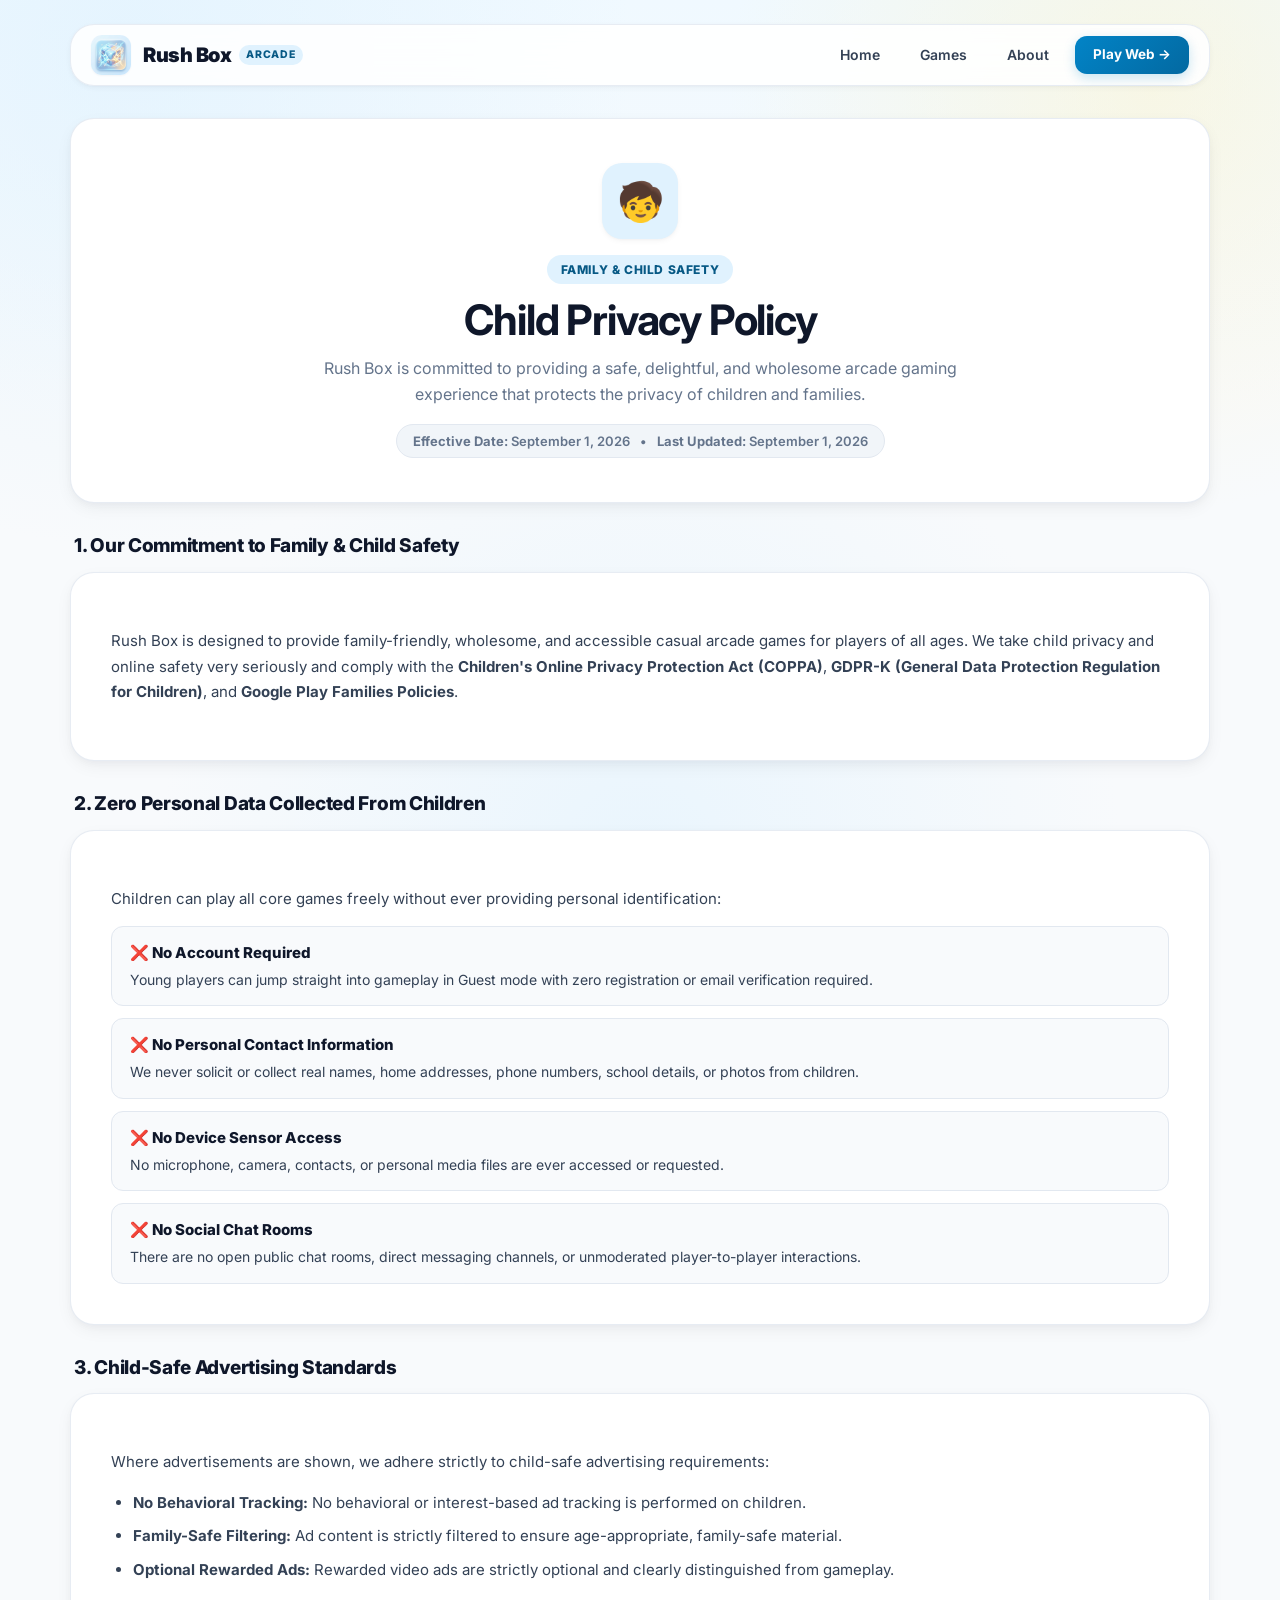
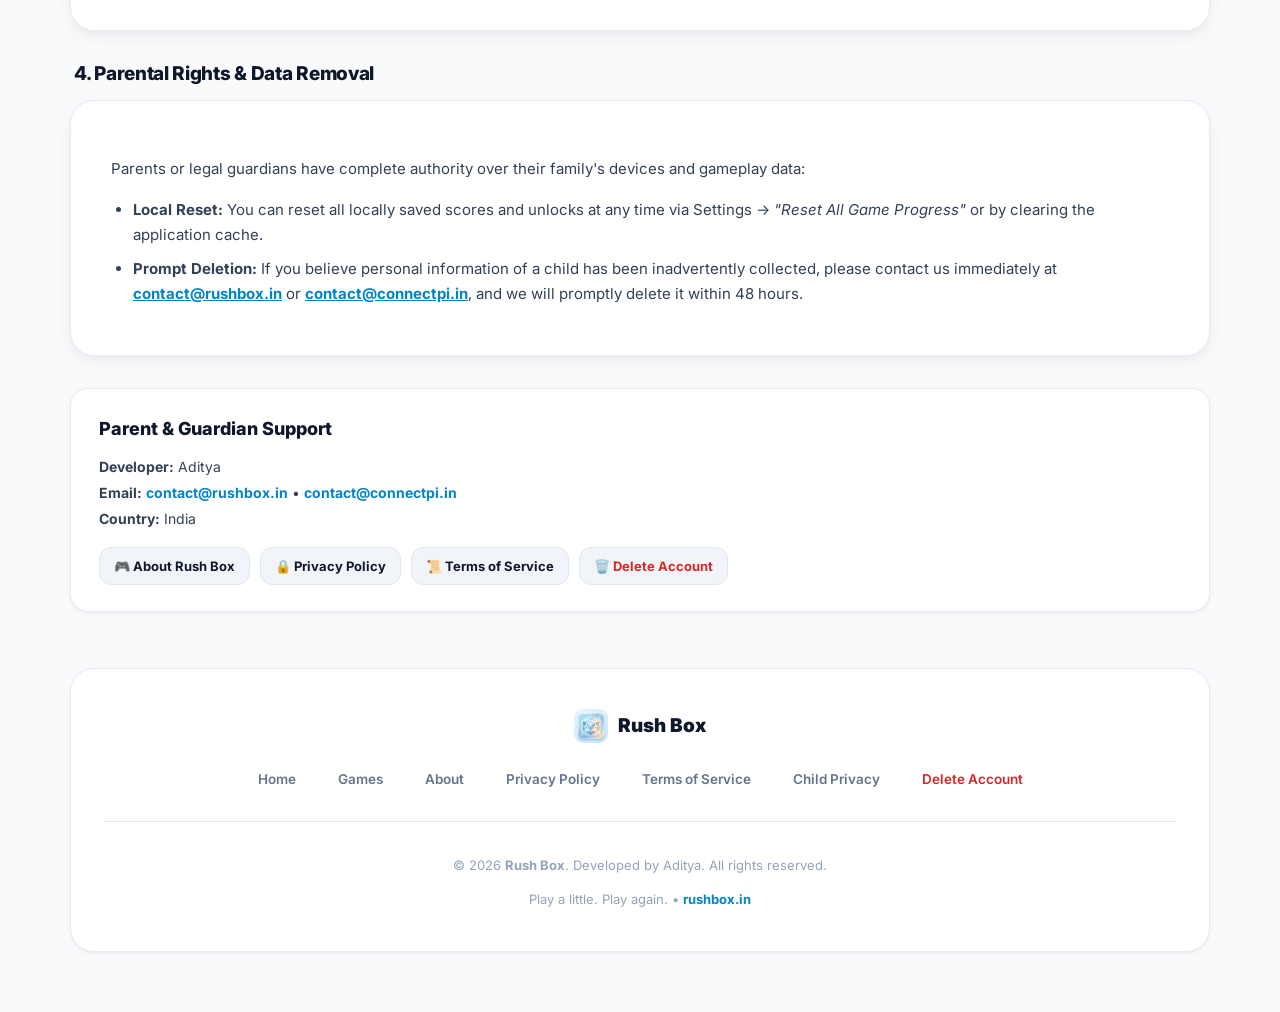
<file: child-policy/index.html>
<!DOCTYPE html>
<html lang="en">
<head>
  <meta charset="UTF-8">
  <meta name="viewport" content="width=device-width, initial-scale=1.0">
  <link rel="icon" type="image/png" href="/favicon/favicon-96x96.png" sizes="96x96">
  <link rel="icon" type="image/x-icon" href="/favicon/favicon.ico">
  <link rel="apple-touch-icon" sizes="180x180" href="/favicon/apple-touch-icon.png">
  <link rel="manifest" href="/favicon/site.webmanifest">
  <meta name="theme-color" content="#0284c7">

  <meta name="description" content="Rush Box Child Privacy Policy — COPPA, GDPR-K and Google Play Families compliance, zero data collection for children, family-safe advertising, and parental controls.">

  <!-- Open Graph -->
  <meta property="og:type" content="article">
  <meta property="og:site_name" content="Rush Box">
  <meta property="og:url" content="https://rushbox.in/child-policy">
  <meta property="og:title" content="Child Privacy Policy — Rush Box">
  <meta property="og:description" content="Rush Box commitment to child safety, zero tracking for young players, and COPPA/GDPR-K compliance.">
  <meta property="og:image" content="https://rushbox.in/assets/logo.png">

  <!-- Twitter Card -->
  <meta name="twitter:card" content="summary">
  <meta name="twitter:title" content="Child Privacy Policy — Rush Box">
  <meta name="twitter:description" content="Rush Box commitment to child safety, zero tracking for young players, and COPPA/GDPR-K compliance.">
  <meta name="twitter:image" content="https://rushbox.in/assets/logo.png">

  <title>Child Privacy Policy — Rush Box</title>

  <!-- Google Fonts: Inter -->
  <link rel="preconnect" href="https://fonts.googleapis.com">
  <link rel="preconnect" href="https://fonts.gstatic.com" crossorigin>
  <link href="https://fonts.googleapis.com/css2?family=Inter:wght@400;500;600;700;800;900&display=swap" rel="stylesheet">

  <!-- Core Design System -->
  <link rel="stylesheet" href="/assets/main.css">
</head>
<body>

<div class="page-container">

  <!-- Header Navigation -->
  <header class="site-header">
    <nav class="nav-bar">
      <a href="/" class="brand-link" aria-label="Rush Box Home">
        <div class="brand-icon">
          <img src="/assets/logo.png" alt="Rush Box Logo" onerror="this.src='/favicon/favicon-96x96.png'">
        </div>
        <div class="brand-text">
          <span class="brand-name">Rush Box</span>
          <span class="brand-tag">Arcade</span>
        </div>
      </a>

      <div class="nav-links">
        <a href="/" class="nav-link">Home</a>
        <a href="/#games" class="nav-link">Games</a>
        <a href="/about" class="nav-link">About</a>
        <a href="https://rushbox.in" target="_blank" rel="noopener" class="nav-cta">
          Play Web &rarr;
        </a>
      </div>
    </nav>
  </header>

  <main>
    <!-- Hero Overview -->
    <section class="hero">
      <div class="hero-logo">🧒</div>
      <div class="badge">Family & Child Safety</div>
      <h1>Child Privacy Policy</h1>
      <p class="subtitle">
        Rush Box is committed to providing a safe, delightful, and wholesome arcade gaming experience that protects the privacy of children and families.
      </p>
      <div class="meta-badge">
        <span><strong>Effective Date:</strong> September 1, 2026</span>
        <span>•</span>
        <span><strong>Last Updated:</strong> September 1, 2026</span>
      </div>
    </section>

    <!-- 1. Our Commitment to Family & Child Safety -->
    <section class="section">
      <h2 class="section-title">1. Our Commitment to Family & Child Safety</h2>
      <div class="content-card">
        <p>
          Rush Box is designed to provide family-friendly, wholesome, and accessible casual arcade games for players of all ages. We take child privacy and online safety very seriously and comply with the <strong>Children's Online Privacy Protection Act (COPPA)</strong>, <strong>GDPR-K (General Data Protection Regulation for Children)</strong>, and <strong>Google Play Families Policies</strong>.
        </p>
      </div>
    </section>

    <!-- 2. Zero Personal Data Collected From Children -->
    <section class="section">
      <h2 class="section-title">2. Zero Personal Data Collected From Children</h2>
      <div class="content-card">
        <p>
          Children can play all core games freely without ever providing personal identification:
        </p>
        <div class="bullet-list">
          
          <div class="bullet-item">
            <strong>❌ No Account Required</strong>
            <span>Young players can jump straight into gameplay in Guest mode with zero registration or email verification required.</span>
          </div>

          <div class="bullet-item">
            <strong>❌ No Personal Contact Information</strong>
            <span>We never solicit or collect real names, home addresses, phone numbers, school details, or photos from children.</span>
          </div>

          <div class="bullet-item">
            <strong>❌ No Device Sensor Access</strong>
            <span>No microphone, camera, contacts, or personal media files are ever accessed or requested.</span>
          </div>

          <div class="bullet-item">
            <strong>❌ No Social Chat Rooms</strong>
            <span>There are no open public chat rooms, direct messaging channels, or unmoderated player-to-player interactions.</span>
          </div>

        </div>
      </div>
    </section>

    <!-- 3. Child-Appropriate Advertising Standards -->
    <section class="section">
      <h2 class="section-title">3. Child-Safe Advertising Standards</h2>
      <div class="content-card">
        <p>
          Where advertisements are shown, we adhere strictly to child-safe advertising requirements:
        </p>
        <ul class="bullet-points">
          <li><strong>No Behavioral Tracking:</strong> No behavioral or interest-based ad tracking is performed on children.</li>
          <li><strong>Family-Safe Filtering:</strong> Ad content is strictly filtered to ensure age-appropriate, family-safe material.</li>
          <li><strong>Optional Rewarded Ads:</strong> Rewarded video ads are strictly optional and clearly distinguished from gameplay.</li>
        </ul>
      </div>
    </section>

    <!-- 4. Parental Rights & Data Removal -->
    <section class="section">
      <h2 class="section-title">4. Parental Rights & Data Removal</h2>
      <div class="content-card">
        <p>
          Parents or legal guardians have complete authority over their family's devices and gameplay data:
        </p>
        <ul class="bullet-points">
          <li><strong>Local Reset:</strong> You can reset all locally saved scores and unlocks at any time via Settings &rarr; <em>"Reset All Game Progress"</em> or by clearing the application cache.</li>
          <li><strong>Prompt Deletion:</strong> If you believe personal information of a child has been inadvertently collected, please contact us immediately at <a href="mailto:contact@rushbox.in" style="color:var(--primary);font-weight:700;">contact@rushbox.in</a> or <a href="mailto:contact@connectpi.in" style="color:var(--primary);font-weight:700;">contact@connectpi.in</a>, and we will promptly delete it within 48 hours.</li>
        </ul>
      </div>
    </section>

    <!-- Contact & Legal Hub -->
    <section class="contact-card">
      <h3>Parent & Guardian Support</h3>
      <p><strong>Developer:</strong> Aditya</p>
      <p><strong>Email:</strong> <a href="mailto:contact@rushbox.in" style="color:var(--primary);font-weight:700;text-decoration:none;">contact@rushbox.in</a> • <a href="mailto:contact@connectpi.in" style="color:var(--primary);font-weight:700;text-decoration:none;">contact@connectpi.in</a></p>
      <p><strong>Country:</strong> India</p>

      <div class="links">
        <a href="/about">🎮 About Rush Box</a>
        <a href="/privacy">🔒 Privacy Policy</a>
        <a href="/terms">📜 Terms of Service</a>
        <a href="/delete-account" style="color:#dc2626;">🗑️ Delete Account</a>
      </div>
    </section>
  </main>

  <!-- Site Footer -->
  <footer class="site-footer">
    <div class="footer-brand">
      <img src="/assets/logo.png" alt="Rush Box Logo" onerror="this.src='/favicon/favicon-96x96.png'">
      <span>Rush Box</span>
    </div>

    <div class="footer-links">
      <a href="/" class="footer-link">Home</a>
      <a href="/#games" class="footer-link">Games</a>
      <a href="/about" class="footer-link">About</a>
      <a href="/privacy" class="footer-link">Privacy Policy</a>
      <a href="/terms" class="footer-link">Terms of Service</a>
      <a href="/child-policy" class="footer-link">Child Privacy</a>
      <a href="/delete-account" class="footer-link danger">Delete Account</a>
    </div>

    <div class="footer-bottom">
      <p>&copy; 2026 <strong>Rush Box</strong>. Developed by Aditya. All rights reserved.</p>
      <p style="margin-top:6px;">Play a little. Play again. • <a href="https://rushbox.in" target="_blank" rel="noopener">rushbox.in</a></p>
    </div>
  </footer>

</div>

</body>
</html>
</file>
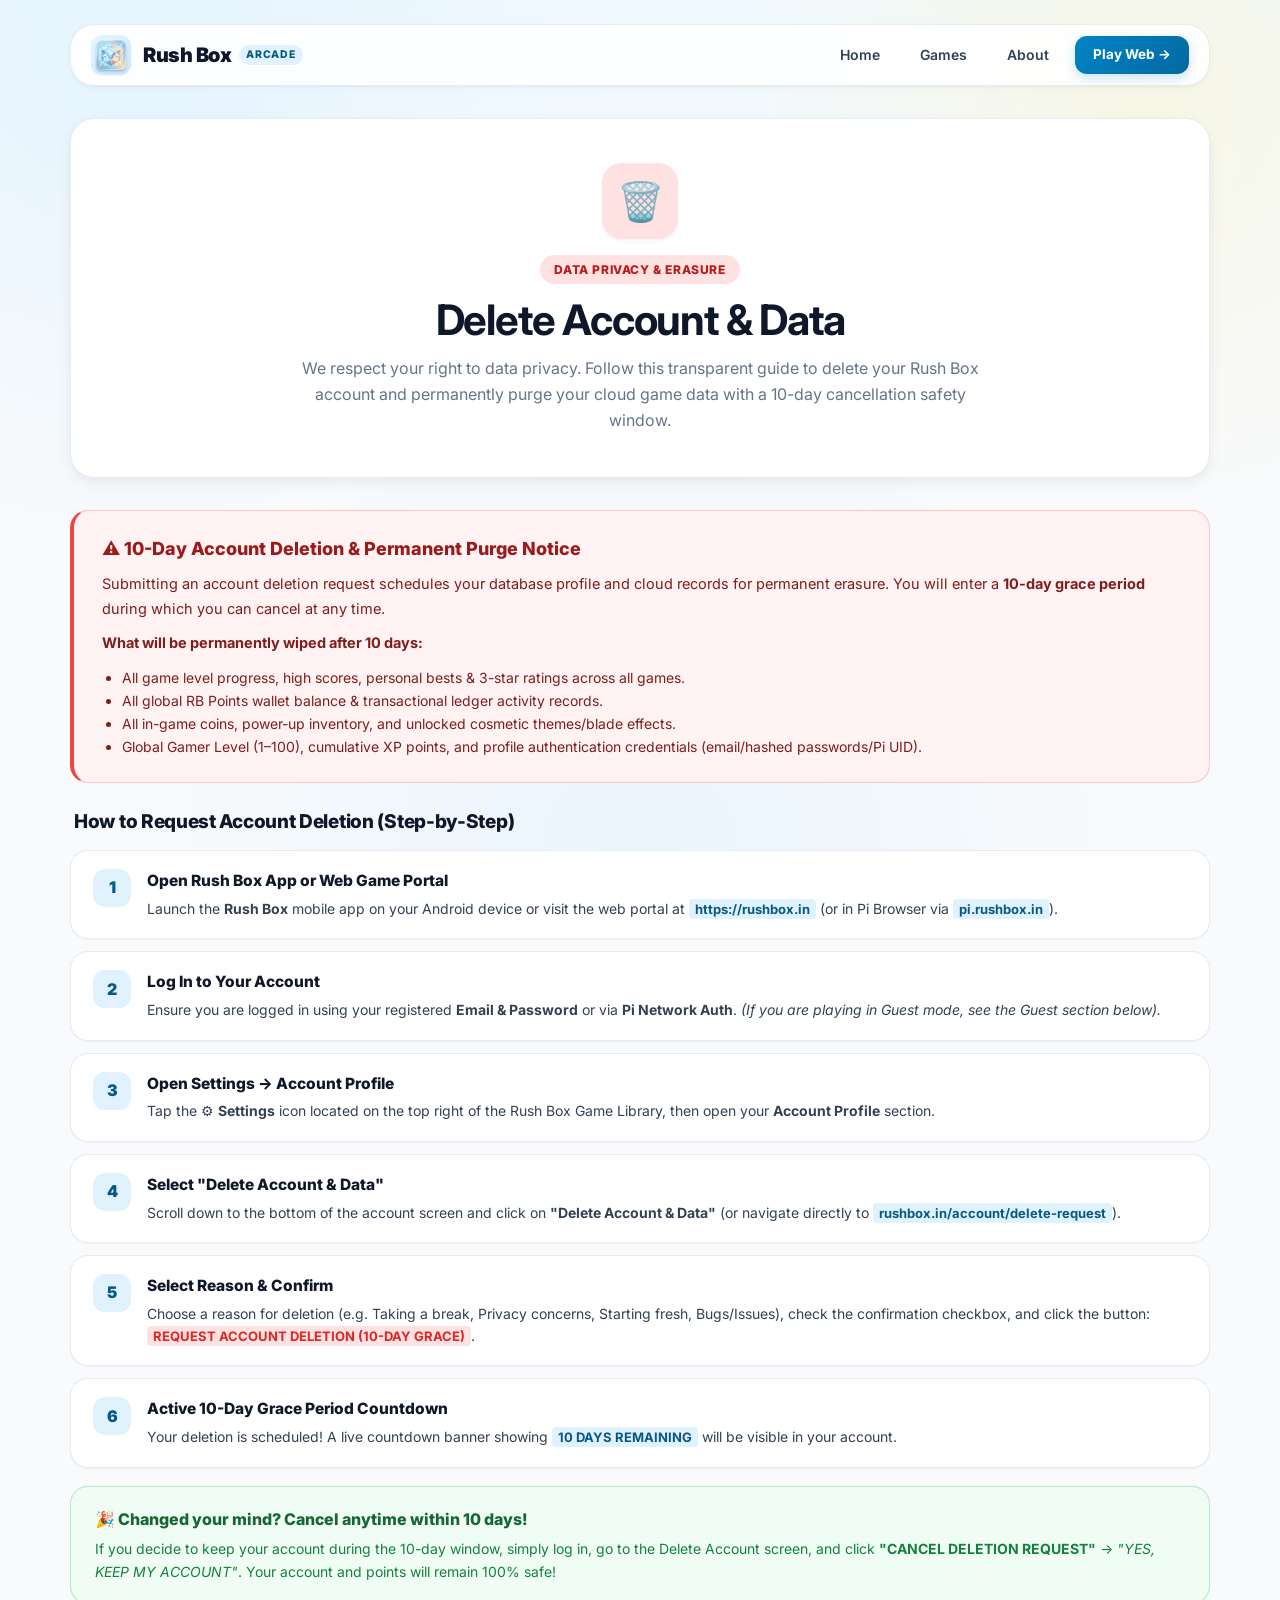
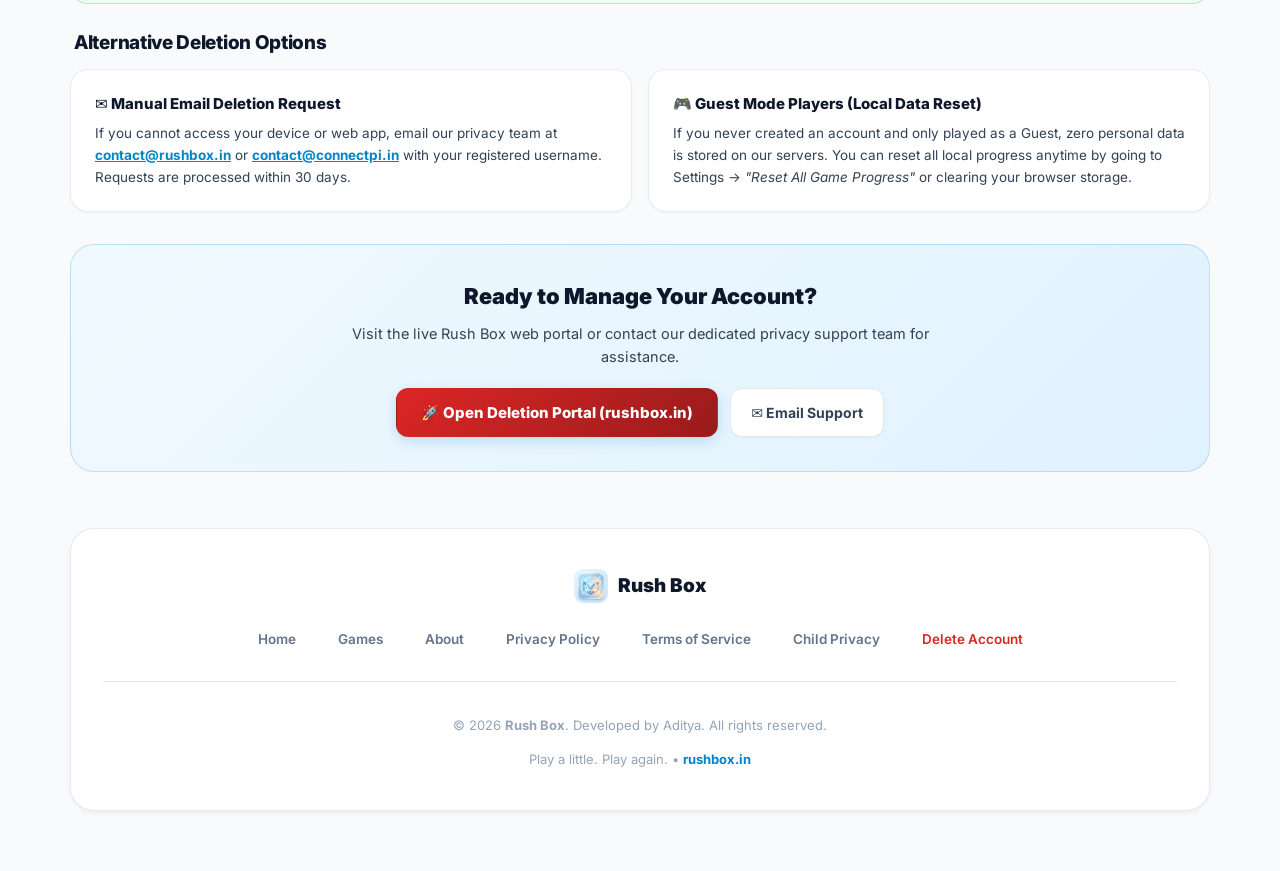
<file: delete-account/index.html>
<!DOCTYPE html>
<html lang="en">
<head>
  <meta charset="UTF-8">
  <meta name="viewport" content="width=device-width, initial-scale=1.0">
  <link rel="icon" type="image/png" href="/favicon/favicon-96x96.png" sizes="96x96">
  <link rel="icon" type="image/x-icon" href="/favicon/favicon.ico">
  <link rel="apple-touch-icon" sizes="180x180" href="/favicon/apple-touch-icon.png">
  <link rel="manifest" href="/favicon/site.webmanifest">
  <meta name="theme-color" content="#dc2626">

  <meta name="description" content="Rush Box Account & Data Deletion Guide — Step-by-step instructions on how to request account erasure, 10-day cancellation grace period, and permanent data removal.">
  <meta name="keywords" content="Rush Box, Delete Account, Data Deletion, Google Play Account Deletion, Account Erasure, Privacy, Rush Box Games">

  <!-- Open Graph -->
  <meta property="og:type" content="article">
  <meta property="og:site_name" content="Rush Box">
  <meta property="og:url" content="https://rushbox.in/delete-account">
  <meta property="og:title" content="Delete Account & Data Erasure Guide — Rush Box">
  <meta property="og:description" content="Step-by-step guide to delete your Rush Box account, manage cloud data erasure, and understand the 10-day cancellation grace period.">
  <meta property="og:image" content="https://rushbox.in/assets/logo.png">

  <!-- Twitter Card -->
  <meta name="twitter:card" content="summary">
  <meta name="twitter:title" content="Delete Account & Data Erasure Guide — Rush Box">
  <meta name="twitter:description" content="Step-by-step guide to delete your Rush Box account, manage cloud data erasure, and understand the 10-day cancellation grace period.">
  <meta name="twitter:image" content="https://rushbox.in/assets/logo.png">

  <title>Delete Account & Data Erasure Guide — Rush Box</title>

  <!-- Google Fonts: Inter -->
  <link rel="preconnect" href="https://fonts.googleapis.com">
  <link rel="preconnect" href="https://fonts.gstatic.com" crossorigin>
  <link href="https://fonts.googleapis.com/css2?family=Inter:wght@400;500;600;700;800;900&display=swap" rel="stylesheet">

  <!-- Core Design System -->
  <link rel="stylesheet" href="/assets/main.css">
</head>
<body>

<div class="page-container">

  <!-- Header Navigation -->
  <header class="site-header">
    <nav class="nav-bar">
      <a href="/" class="brand-link" aria-label="Rush Box Home">
        <div class="brand-icon">
          <img src="/assets/logo.png" alt="Rush Box Logo" onerror="this.src='/favicon/favicon-96x96.png'">
        </div>
        <div class="brand-text">
          <span class="brand-name">Rush Box</span>
          <span class="brand-tag">Arcade</span>
        </div>
      </a>

      <div class="nav-links">
        <a href="/" class="nav-link">Home</a>
        <a href="/#games" class="nav-link">Games</a>
        <a href="/about" class="nav-link">About</a>
        <a href="https://rushbox.in" target="_blank" rel="noopener" class="nav-cta">
          Play Web &rarr;
        </a>
      </div>
    </nav>
  </header>

  <main>
    <!-- Hero Section -->
    <section class="hero">
      <div class="hero-logo" style="background:#fee2e2;color:#dc2626;">🗑️</div>
      <div class="badge danger">Data Privacy & Erasure</div>
      <h1>Delete Account & Data</h1>
      <p class="subtitle">
        We respect your right to data privacy. Follow this transparent guide to delete your Rush Box account and permanently purge your cloud game data with a 10-day cancellation safety window.
      </p>
    </section>

    <!-- Important Notice / Alert Card -->
    <section class="alert-card">
      <h3>⚠️ 10-Day Account Deletion & Permanent Purge Notice</h3>
      <p>
        Submitting an account deletion request schedules your database profile and cloud records for permanent erasure. You will enter a <strong>10-day grace period</strong> during which you can cancel at any time.
      </p>
      <p><strong>What will be permanently wiped after 10 days:</strong></p>
      <ul>
        <li>All game level progress, high scores, personal bests & 3-star ratings across all games.</li>
        <li>All global RB Points wallet balance & transactional ledger activity records.</li>
        <li>All in-game coins, power-up inventory, and unlocked cosmetic themes/blade effects.</li>
        <li>Global Gamer Level (1–100), cumulative XP points, and profile authentication credentials (email/hashed passwords/Pi UID).</li>
      </ul>
    </section>

    <!-- Step-by-Step Guide -->
    <section class="section">
      <h2 class="section-title">How to Request Account Deletion (Step-by-Step)</h2>
      
      <div class="steps-container">

        <!-- Step 1 -->
        <div class="step-card">
          <div class="step-number">1</div>
          <div class="step-content">
            <h4>Open Rush Box App or Web Game Portal</h4>
            <p>
              Launch the <strong>Rush Box</strong> mobile app on your Android device or visit the web portal at <a href="https://rushbox.in" target="_blank" rel="noopener" class="step-highlight">https://rushbox.in</a> (or in Pi Browser via <span class="step-highlight">pi.rushbox.in</span>).
            </p>
          </div>
        </div>

        <!-- Step 2 -->
        <div class="step-card">
          <div class="step-number">2</div>
          <div class="step-content">
            <h4>Log In to Your Account</h4>
            <p>
              Ensure you are logged in using your registered <strong>Email & Password</strong> or via <strong>Pi Network Auth</strong>. <em>(If you are playing in Guest mode, see the Guest section below).</em>
            </p>
          </div>
        </div>

        <!-- Step 3 -->
        <div class="step-card">
          <div class="step-number">3</div>
          <div class="step-content">
            <h4>Open Settings &rarr; Account Profile</h4>
            <p>
              Tap the ⚙️ <strong>Settings</strong> icon located on the top right of the Rush Box Game Library, then open your <strong>Account Profile</strong> section.
            </p>
          </div>
        </div>

        <!-- Step 4 -->
        <div class="step-card">
          <div class="step-number">4</div>
          <div class="step-content">
            <h4>Select "Delete Account & Data"</h4>
            <p>
              Scroll down to the bottom of the account screen and click on <strong>"Delete Account & Data"</strong> (or navigate directly to <a href="https://rushbox.in/account/delete-request" target="_blank" rel="noopener" class="step-highlight">rushbox.in/account/delete-request</a>).
            </p>
          </div>
        </div>

        <!-- Step 5 -->
        <div class="step-card">
          <div class="step-number">5</div>
          <div class="step-content">
            <h4>Select Reason & Confirm</h4>
            <p>
              Choose a reason for deletion (e.g. Taking a break, Privacy concerns, Starting fresh, Bugs/Issues), check the confirmation checkbox, and click the button: <span class="step-highlight" style="background:#fee2e2;color:#dc2626;">REQUEST ACCOUNT DELETION (10-DAY GRACE)</span>.
            </p>
          </div>
        </div>

        <!-- Step 6 -->
        <div class="step-card">
          <div class="step-number">6</div>
          <div class="step-content">
            <h4>Active 10-Day Grace Period Countdown</h4>
            <p>
              Your deletion is scheduled! A live countdown banner showing <span class="step-highlight">10 DAYS REMAINING</span> will be visible in your account.
            </p>
          </div>
        </div>

      </div>

      <!-- Grace Period Cancellation Banner -->
      <div class="grace-card">
        <h4>🎉 Changed your mind? Cancel anytime within 10 days!</h4>
        <p>
          If you decide to keep your account during the 10-day window, simply log in, go to the Delete Account screen, and click <strong>"CANCEL DELETION REQUEST"</strong> &rarr; <em>"YES, KEEP MY ACCOUNT"</em>. Your account and points will remain 100% safe!
        </p>
      </div>
    </section>

    <!-- Alternative Methods -->
    <section class="section">
      <h2 class="section-title">Alternative Deletion Options</h2>
      <div class="faq-grid">

        <div class="faq-card">
          <strong>✉️ Manual Email Deletion Request</strong>
          <span>If you cannot access your device or web app, email our privacy team at <a href="mailto:contact@rushbox.in" style="color:var(--primary);font-weight:700;">contact@rushbox.in</a> or <a href="mailto:contact@connectpi.in" style="color:var(--primary);font-weight:700;">contact@connectpi.in</a> with your registered username. Requests are processed within 30 days.</span>
        </div>

        <div class="faq-card">
          <strong>🎮 Guest Mode Players (Local Data Reset)</strong>
          <span>If you never created an account and only played as a Guest, zero personal data is stored on our servers. You can reset all local progress anytime by going to Settings &rarr; <em>"Reset All Game Progress"</em> or clearing your browser storage.</span>
        </div>

      </div>
    </section>

    <!-- Action Launch Box -->
    <section class="action-box">
      <h3>Ready to Manage Your Account?</h3>
      <p>
        Visit the live Rush Box web portal or contact our dedicated privacy support team for assistance.
      </p>
      <div class="action-btns">
        <a href="https://rushbox.in/account/delete-request" target="_blank" rel="noopener" class="btn btn-primary" style="background:linear-gradient(135deg,#dc2626,#991b1b);">
          🚀 Open Deletion Portal (rushbox.in)
        </a>
        <a href="mailto:contact@rushbox.in?subject=Rush%20Box%20Account%20Deletion%20Request" class="btn btn-secondary">
          ✉️ Email Support
        </a>
      </div>
    </section>
  </main>

  <!-- Site Footer -->
  <footer class="site-footer">
    <div class="footer-brand">
      <img src="/assets/logo.png" alt="Rush Box Logo" onerror="this.src='/favicon/favicon-96x96.png'">
      <span>Rush Box</span>
    </div>

    <div class="footer-links">
      <a href="/" class="footer-link">Home</a>
      <a href="/#games" class="footer-link">Games</a>
      <a href="/about" class="footer-link">About</a>
      <a href="/privacy" class="footer-link">Privacy Policy</a>
      <a href="/terms" class="footer-link">Terms of Service</a>
      <a href="/child-policy" class="footer-link">Child Privacy</a>
      <a href="/delete-account" class="footer-link danger">Delete Account</a>
    </div>

    <div class="footer-bottom">
      <p>&copy; 2026 <strong>Rush Box</strong>. Developed by Aditya. All rights reserved.</p>
      <p style="margin-top:6px;">Play a little. Play again. • <a href="https://rushbox.in" target="_blank" rel="noopener">rushbox.in</a></p>
    </div>
  </footer>

</div>

</body>
</html>
</file>
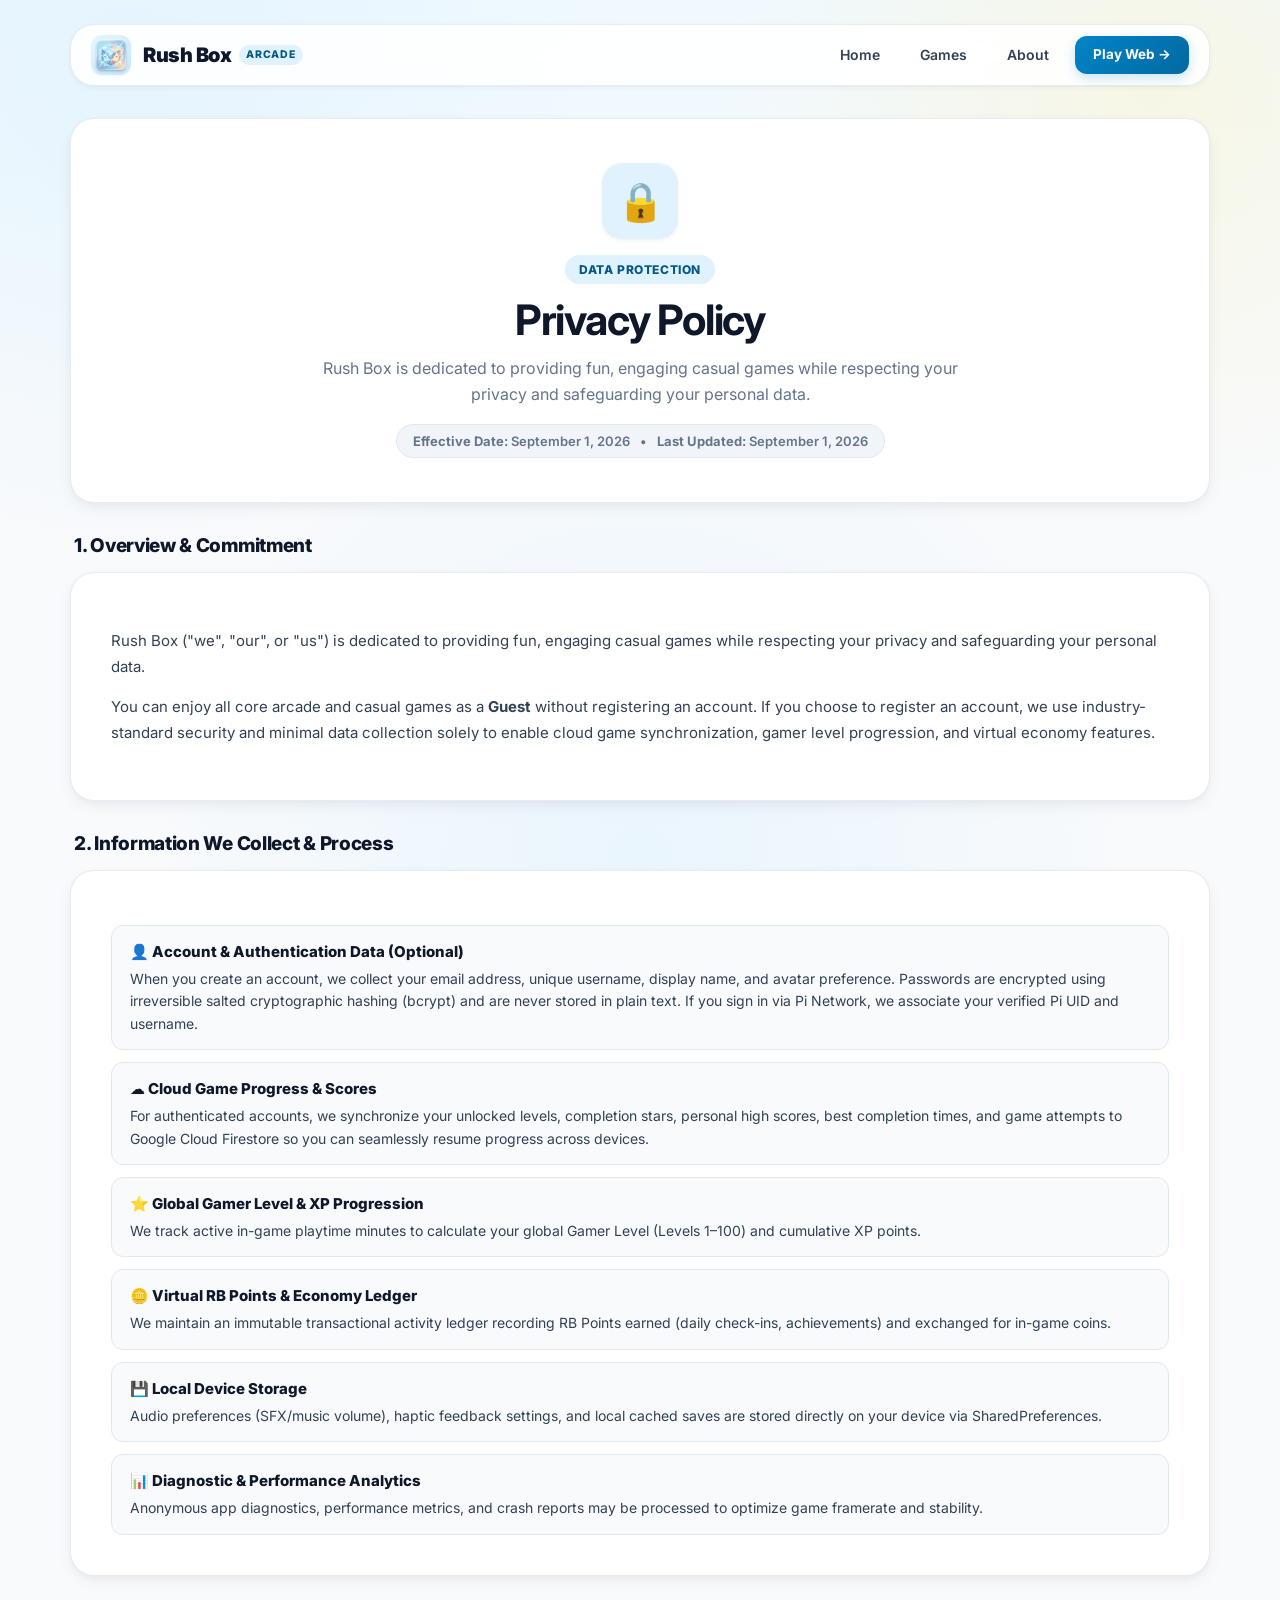
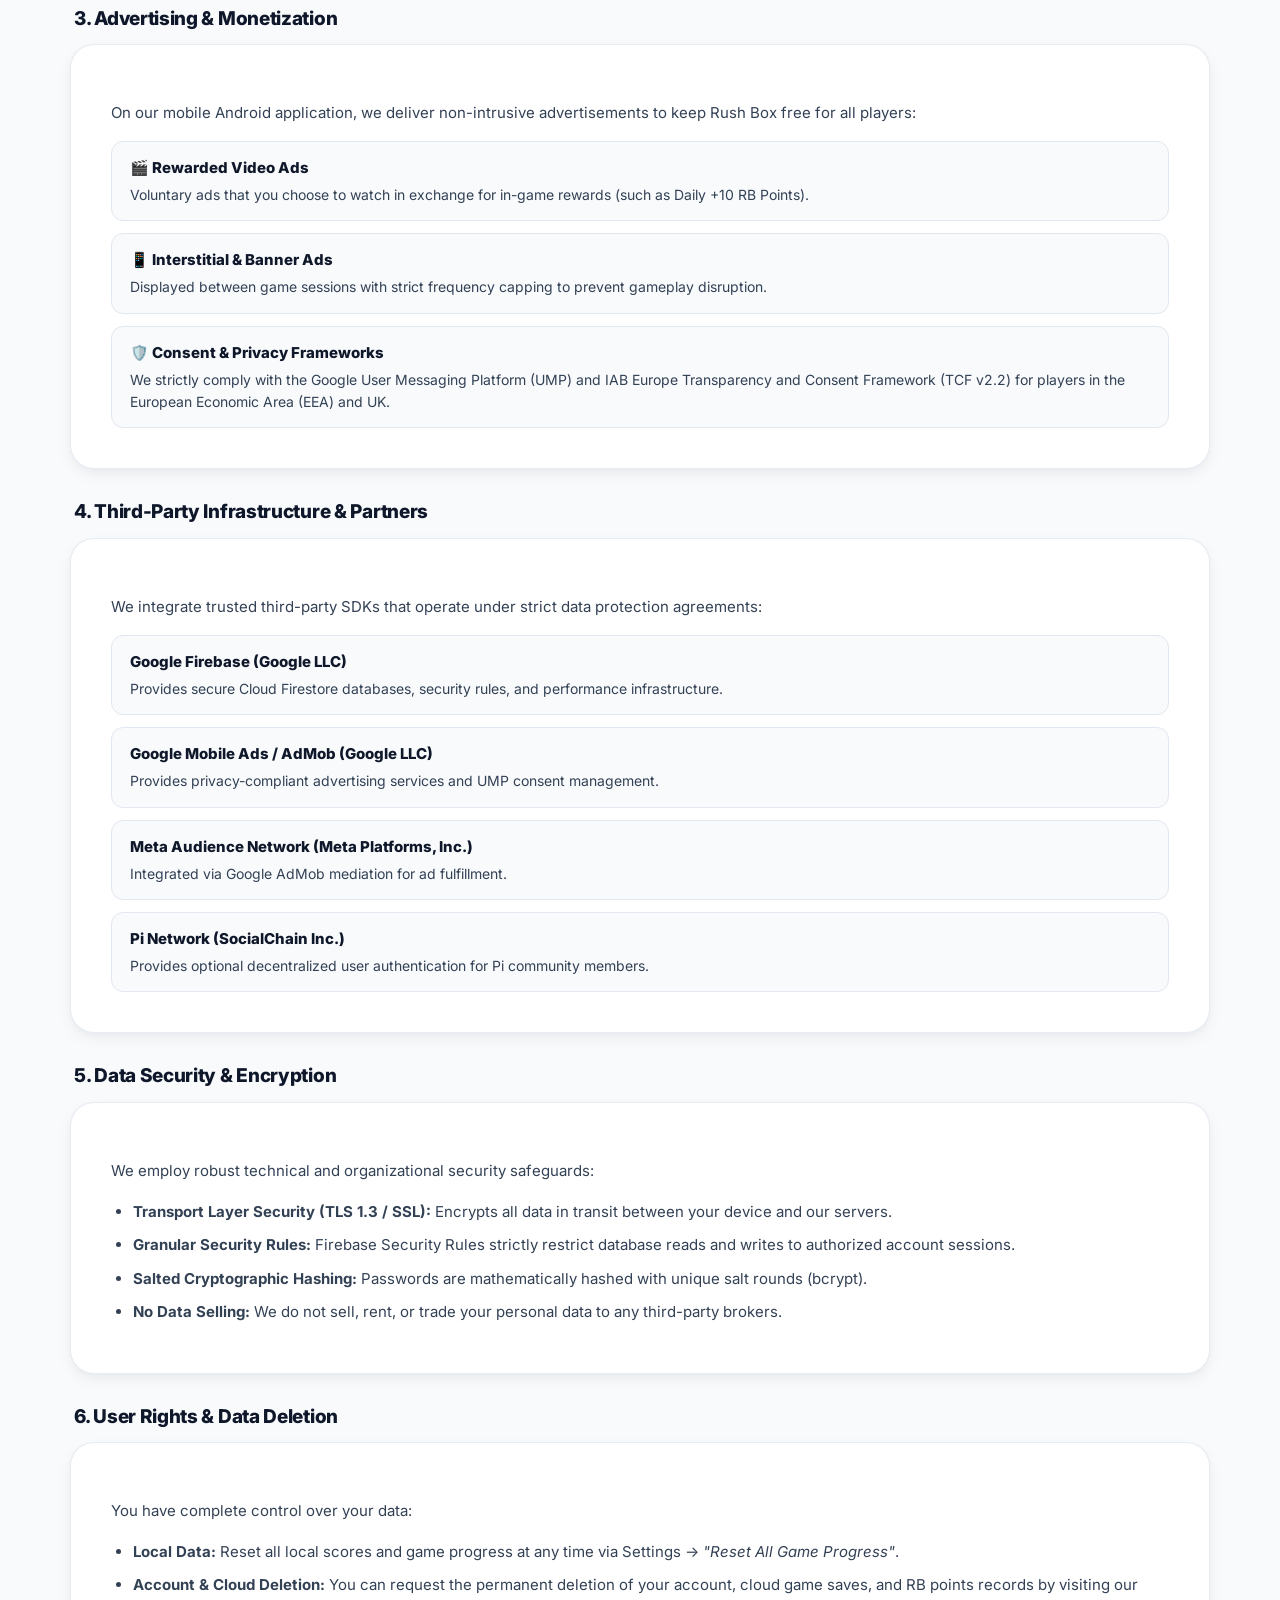
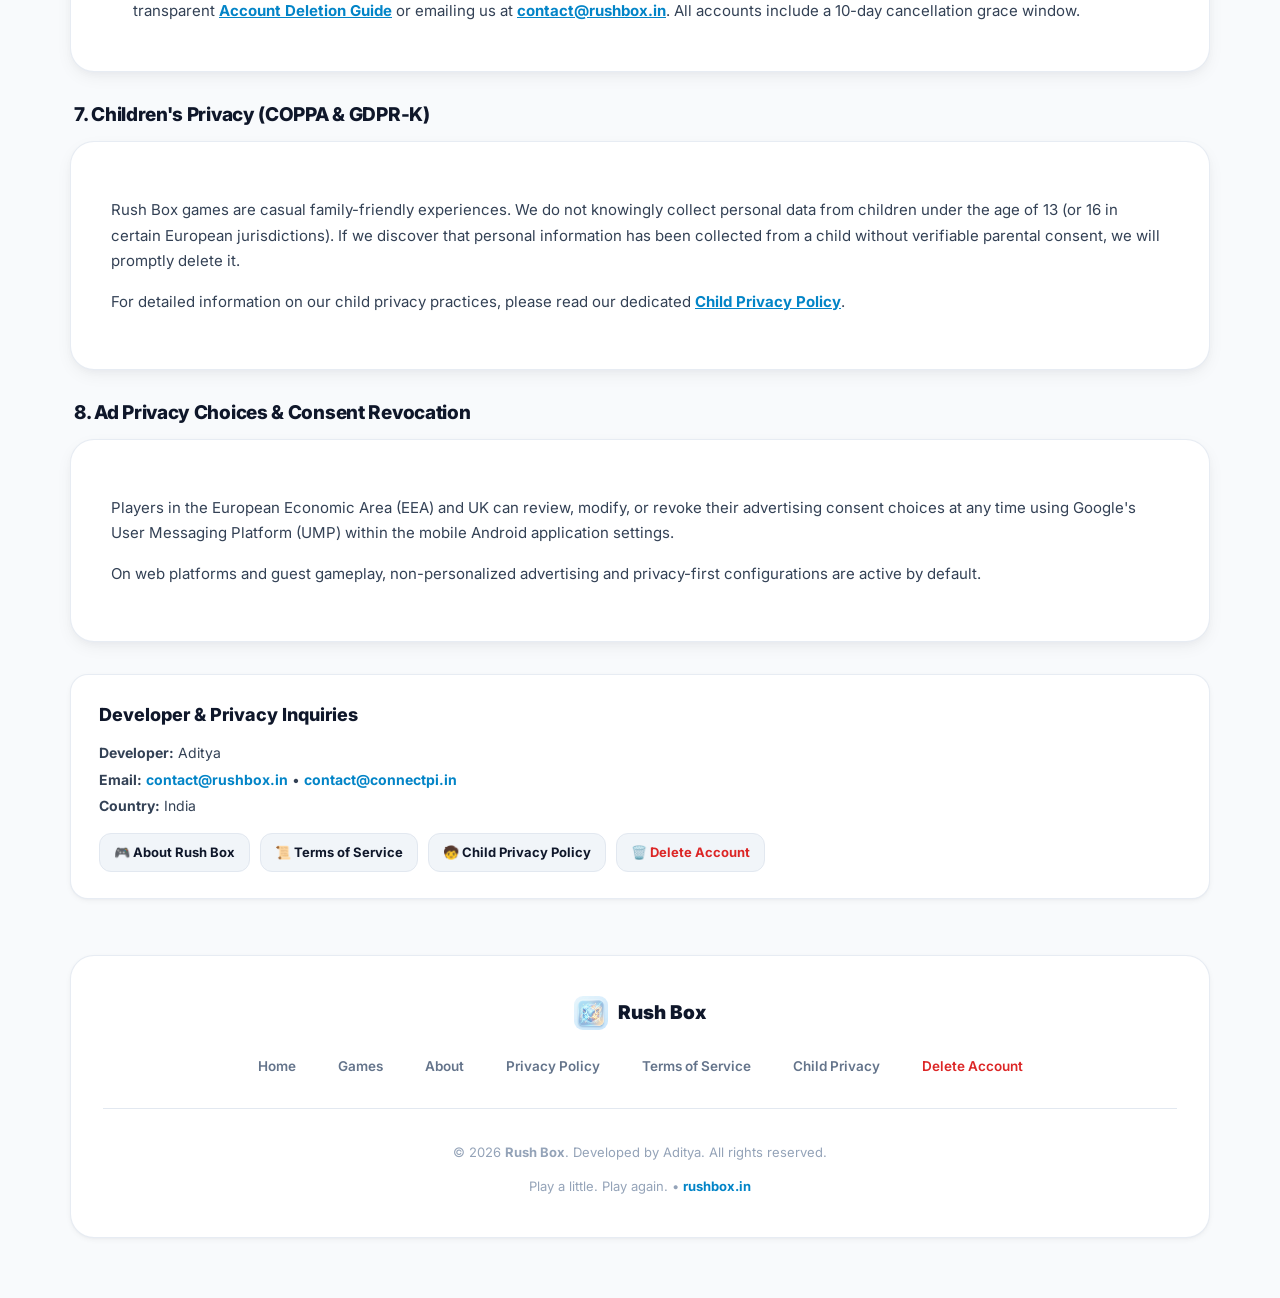
<file: privacy/index.html>
<!DOCTYPE html>
<html lang="en">
<head>
  <meta charset="UTF-8">
  <meta name="viewport" content="width=device-width, initial-scale=1.0">
  <link rel="icon" type="image/png" href="/favicon/favicon-96x96.png" sizes="96x96">
  <link rel="icon" type="image/x-icon" href="/favicon/favicon.ico">
  <link rel="apple-touch-icon" sizes="180x180" href="/favicon/apple-touch-icon.png">
  <link rel="manifest" href="/favicon/site.webmanifest">
  <meta name="theme-color" content="#0284c7">

  <meta name="description" content="Rush Box Privacy Policy — details on guest play, optional accounts, cloud saves, RB Points meta-economy, Google Firebase, Google AdMob, and data protection.">

  <!-- Open Graph -->
  <meta property="og:type" content="article">
  <meta property="og:site_name" content="Rush Box">
  <meta property="og:url" content="https://rushbox.in/privacy">
  <meta property="og:title" content="Privacy Policy — Rush Box">
  <meta property="og:description" content="Learn how Rush Box protects player privacy, supports guest mode, and safeguards user data.">
  <meta property="og:image" content="https://rushbox.in/assets/logo.png">

  <!-- Twitter Card -->
  <meta name="twitter:card" content="summary">
  <meta name="twitter:title" content="Privacy Policy — Rush Box">
  <meta name="twitter:description" content="Learn how Rush Box protects player privacy, supports guest mode, and safeguards user data.">
  <meta name="twitter:image" content="https://rushbox.in/assets/logo.png">

  <title>Privacy Policy — Rush Box</title>

  <!-- Google Fonts: Inter -->
  <link rel="preconnect" href="https://fonts.googleapis.com">
  <link rel="preconnect" href="https://fonts.gstatic.com" crossorigin>
  <link href="https://fonts.googleapis.com/css2?family=Inter:wght@400;500;600;700;800;900&display=swap" rel="stylesheet">

  <!-- Core Design System -->
  <link rel="stylesheet" href="/assets/main.css">
</head>
<body>

<div class="page-container">

  <!-- Header Navigation -->
  <header class="site-header">
    <nav class="nav-bar">
      <a href="/" class="brand-link" aria-label="Rush Box Home">
        <div class="brand-icon">
          <img src="/assets/logo.png" alt="Rush Box Logo" onerror="this.src='/favicon/favicon-96x96.png'">
        </div>
        <div class="brand-text">
          <span class="brand-name">Rush Box</span>
          <span class="brand-tag">Arcade</span>
        </div>
      </a>

      <div class="nav-links">
        <a href="/" class="nav-link">Home</a>
        <a href="/#games" class="nav-link">Games</a>
        <a href="/about" class="nav-link">About</a>
        <a href="https://rushbox.in" target="_blank" rel="noopener" class="nav-cta">
          Play Web &rarr;
        </a>
      </div>
    </nav>
  </header>

  <main>
    <!-- Hero Overview -->
    <section class="hero">
      <div class="hero-logo">🔒</div>
      <div class="badge">Data Protection</div>
      <h1>Privacy Policy</h1>
      <p class="subtitle">
        Rush Box is dedicated to providing fun, engaging casual games while respecting your privacy and safeguarding your personal data.
      </p>
      <div class="meta-badge">
        <span><strong>Effective Date:</strong> September 1, 2026</span>
        <span>•</span>
        <span><strong>Last Updated:</strong> September 1, 2026</span>
      </div>
    </section>

    <!-- 1. Overview & Commitment -->
    <section class="section">
      <h2 class="section-title">1. Overview & Commitment</h2>
      <div class="content-card">
        <p>
          Rush Box ("we", "our", or "us") is dedicated to providing fun, engaging casual games while respecting your privacy and safeguarding your personal data.
        </p>
        <p>
          You can enjoy all core arcade and casual games as a <strong>Guest</strong> without registering an account. If you choose to register an account, we use industry-standard security and minimal data collection solely to enable cloud game synchronization, gamer level progression, and virtual economy features.
        </p>
      </div>
    </section>

    <!-- 2. Information We Collect & Process -->
    <section class="section">
      <h2 class="section-title">2. Information We Collect & Process</h2>
      <div class="content-card">
        <div class="bullet-list">
          
          <div class="bullet-item">
            <strong>👤 Account & Authentication Data (Optional)</strong>
            <span>When you create an account, we collect your email address, unique username, display name, and avatar preference. Passwords are encrypted using irreversible salted cryptographic hashing (bcrypt) and are never stored in plain text. If you sign in via Pi Network, we associate your verified Pi UID and username.</span>
          </div>

          <div class="bullet-item">
            <strong>☁️ Cloud Game Progress & Scores</strong>
            <span>For authenticated accounts, we synchronize your unlocked levels, completion stars, personal high scores, best completion times, and game attempts to Google Cloud Firestore so you can seamlessly resume progress across devices.</span>
          </div>

          <div class="bullet-item">
            <strong>⭐ Global Gamer Level & XP Progression</strong>
            <span>We track active in-game playtime minutes to calculate your global Gamer Level (Levels 1–100) and cumulative XP points.</span>
          </div>

          <div class="bullet-item">
            <strong>🪙 Virtual RB Points & Economy Ledger</strong>
            <span>We maintain an immutable transactional activity ledger recording RB Points earned (daily check-ins, achievements) and exchanged for in-game coins.</span>
          </div>

          <div class="bullet-item">
            <strong>💾 Local Device Storage</strong>
            <span>Audio preferences (SFX/music volume), haptic feedback settings, and local cached saves are stored directly on your device via SharedPreferences.</span>
          </div>

          <div class="bullet-item">
            <strong>📊 Diagnostic & Performance Analytics</strong>
            <span>Anonymous app diagnostics, performance metrics, and crash reports may be processed to optimize game framerate and stability.</span>
          </div>

        </div>
      </div>
    </section>

    <!-- 3. Advertising & Monetization -->
    <section class="section">
      <h2 class="section-title">3. Advertising & Monetization</h2>
      <div class="content-card">
        <p>
          On our mobile Android application, we deliver non-intrusive advertisements to keep Rush Box free for all players:
        </p>
        <div class="bullet-list">
          
          <div class="bullet-item">
            <strong>🎬 Rewarded Video Ads</strong>
            <span>Voluntary ads that you choose to watch in exchange for in-game rewards (such as Daily +10 RB Points).</span>
          </div>

          <div class="bullet-item">
            <strong>📱 Interstitial & Banner Ads</strong>
            <span>Displayed between game sessions with strict frequency capping to prevent gameplay disruption.</span>
          </div>

          <div class="bullet-item">
            <strong>🛡️ Consent & Privacy Frameworks</strong>
            <span>We strictly comply with the Google User Messaging Platform (UMP) and IAB Europe Transparency and Consent Framework (TCF v2.2) for players in the European Economic Area (EEA) and UK.</span>
          </div>

        </div>
      </div>
    </section>

    <!-- 4. Third-Party Infrastructure & Partners -->
    <section class="section">
      <h2 class="section-title">4. Third-Party Infrastructure & Partners</h2>
      <div class="content-card">
        <p>
          We integrate trusted third-party SDKs that operate under strict data protection agreements:
        </p>
        <div class="bullet-list">
          
          <div class="bullet-item">
            <strong>Google Firebase (Google LLC)</strong>
            <span>Provides secure Cloud Firestore databases, security rules, and performance infrastructure.</span>
          </div>

          <div class="bullet-item">
            <strong>Google Mobile Ads / AdMob (Google LLC)</strong>
            <span>Provides privacy-compliant advertising services and UMP consent management.</span>
          </div>

          <div class="bullet-item">
            <strong>Meta Audience Network (Meta Platforms, Inc.)</strong>
            <span>Integrated via Google AdMob mediation for ad fulfillment.</span>
          </div>

          <div class="bullet-item">
            <strong>Pi Network (SocialChain Inc.)</strong>
            <span>Provides optional decentralized user authentication for Pi community members.</span>
          </div>

        </div>
      </div>
    </section>

    <!-- 5. Data Security & Encryption -->
    <section class="section">
      <h2 class="section-title">5. Data Security & Encryption</h2>
      <div class="content-card">
        <p>We employ robust technical and organizational security safeguards:</p>
        <ul class="bullet-points">
          <li><strong>Transport Layer Security (TLS 1.3 / SSL):</strong> Encrypts all data in transit between your device and our servers.</li>
          <li><strong>Granular Security Rules:</strong> Firebase Security Rules strictly restrict database reads and writes to authorized account sessions.</li>
          <li><strong>Salted Cryptographic Hashing:</strong> Passwords are mathematically hashed with unique salt rounds (bcrypt).</li>
          <li><strong>No Data Selling:</strong> We do not sell, rent, or trade your personal data to any third-party brokers.</li>
        </ul>
      </div>
    </section>

    <!-- 6. User Rights & Data Deletion -->
    <section class="section">
      <h2 class="section-title">6. User Rights & Data Deletion</h2>
      <div class="content-card">
        <p>You have complete control over your data:</p>
        <ul class="bullet-points">
          <li><strong>Local Data:</strong> Reset all local scores and game progress at any time via Settings &rarr; <em>"Reset All Game Progress"</em>.</li>
          <li><strong>Account & Cloud Deletion:</strong> You can request the permanent deletion of your account, cloud game saves, and RB points records by visiting our transparent <a href="/delete-account" style="color:var(--primary);font-weight:700;">Account Deletion Guide</a> or emailing us at <a href="mailto:contact@rushbox.in" style="color:var(--primary);font-weight:700;">contact@rushbox.in</a>. All accounts include a 10-day cancellation grace window.</li>
        </ul>
      </div>
    </section>

    <!-- 7. Children's Privacy Protection -->
    <section class="section">
      <h2 class="section-title">7. Children's Privacy (COPPA & GDPR-K)</h2>
      <div class="content-card">
        <p>
          Rush Box games are casual family-friendly experiences. We do not knowingly collect personal data from children under the age of 13 (or 16 in certain European jurisdictions). If we discover that personal information has been collected from a child without verifiable parental consent, we will promptly delete it.
        </p>
        <p>
          For detailed information on our child privacy practices, please read our dedicated <a href="/child-policy" style="color:var(--primary);font-weight:700;">Child Privacy Policy</a>.
        </p>
      </div>
    </section>

    <!-- 8. Ad Privacy Choices & Consent Revocation -->
    <section class="section">
      <h2 class="section-title">8. Ad Privacy Choices & Consent Revocation</h2>
      <div class="content-card">
        <p>
          Players in the European Economic Area (EEA) and UK can review, modify, or revoke their advertising consent choices at any time using Google's User Messaging Platform (UMP) within the mobile Android application settings.
        </p>
        <p>
          On web platforms and guest gameplay, non-personalized advertising and privacy-first configurations are active by default.
        </p>
      </div>
    </section>

    <!-- Contact & Legal Hub -->
    <section class="contact-card">
      <h3>Developer & Privacy Inquiries</h3>
      <p><strong>Developer:</strong> Aditya</p>
      <p><strong>Email:</strong> <a href="mailto:contact@rushbox.in" style="color:var(--primary);font-weight:700;text-decoration:none;">contact@rushbox.in</a> • <a href="mailto:contact@connectpi.in" style="color:var(--primary);font-weight:700;text-decoration:none;">contact@connectpi.in</a></p>
      <p><strong>Country:</strong> India</p>

      <div class="links">
        <a href="/about">🎮 About Rush Box</a>
        <a href="/terms">📜 Terms of Service</a>
        <a href="/child-policy">🧒 Child Privacy Policy</a>
        <a href="/delete-account" style="color:#dc2626;">🗑️ Delete Account</a>
      </div>
    </section>
  </main>

  <!-- Site Footer -->
  <footer class="site-footer">
    <div class="footer-brand">
      <img src="/assets/logo.png" alt="Rush Box Logo" onerror="this.src='/favicon/favicon-96x96.png'">
      <span>Rush Box</span>
    </div>

    <div class="footer-links">
      <a href="/" class="footer-link">Home</a>
      <a href="/#games" class="footer-link">Games</a>
      <a href="/about" class="footer-link">About</a>
      <a href="/privacy" class="footer-link">Privacy Policy</a>
      <a href="/terms" class="footer-link">Terms of Service</a>
      <a href="/child-policy" class="footer-link">Child Privacy</a>
      <a href="/delete-account" class="footer-link danger">Delete Account</a>
    </div>

    <div class="footer-bottom">
      <p>&copy; 2026 <strong>Rush Box</strong>. Developed by Aditya. All rights reserved.</p>
      <p style="margin-top:6px;">Play a little. Play again. • <a href="https://rushbox.in" target="_blank" rel="noopener">rushbox.in</a></p>
    </div>
  </footer>

</div>

</body>
</html>
</file>
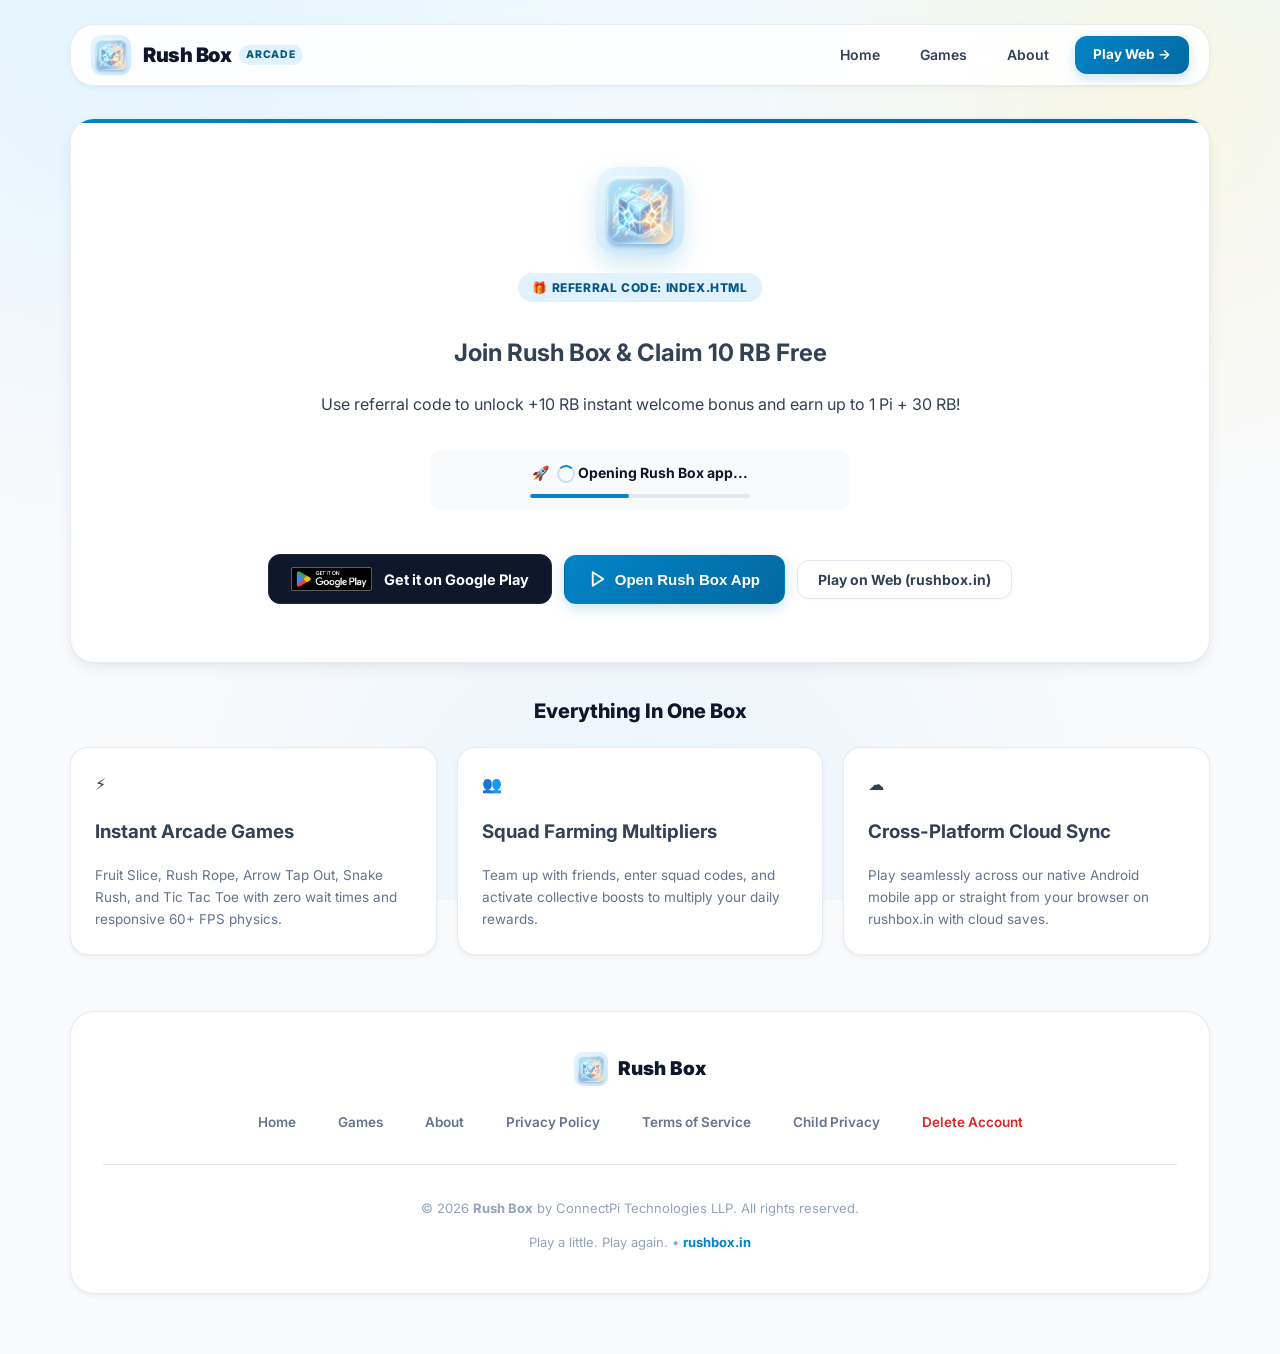
<file: ref/index.html>
<!DOCTYPE html>
<html lang="en">
<head>
<meta charset="UTF-8">
<meta name="viewport" content="width=device-width, initial-scale=1.0">
<link rel="icon" type="image/png" href="/favicon/favicon-96x96.png" sizes="96x96">
<link rel="icon" type="image/x-icon" href="/favicon/favicon.ico">
<link rel="apple-touch-icon" sizes="180x180" href="/favicon/apple-touch-icon.png">
<link rel="manifest" href="/favicon/site.webmanifest">
<meta name="theme-color" content="#0284c7">

<!-- SEO & Preview Meta -->
<title id="pageTitle">Rush Box — Launch App & Play</title>
<meta name="description" content="Play instant arcade games, join team farming squads, and claim referral bonuses on Rush Box.">
<meta name="robots" content="noindex, follow">

<!-- Open Graph / WhatsApp / Telegram Preview Cards -->
<meta property="og:type" content="website">
<meta property="og:site_name" content="Rush Box Arcade">
<meta property="og:url" content="https://ref.rushbox.in/">
<meta property="og:title" content="🎁 Claim 10 RB Free Bonus — Rush Box Arcade">
<meta property="og:description" content="You have been invited to Rush Box! Join with this referral link to claim a FREE 10 RB welcome bonus, play games, and earn up to 1 Pi + 30 RB!">
<meta property="og:image" content="https://ref.rushbox.in/assets/logo.png">
<meta property="og:image:secure_url" content="https://ref.rushbox.in/assets/logo.png">
<meta property="og:image:type" content="image/png">
<meta property="og:image:width" content="512">
<meta property="og:image:height" content="512">
<meta property="og:image:alt" content="Rush Box Arcade Rewards">

<!-- Twitter / Discord / Telegram Large Preview Card -->
<meta name="twitter:card" content="summary_large_image">
<meta name="twitter:title" content="🎁 Claim 10 RB Free Bonus — Rush Box Arcade">
<meta name="twitter:description" content="You have been invited to Rush Box! Join with this referral link to claim a FREE 10 RB welcome bonus, play games, and earn up to 1 Pi + 30 RB!">
<meta name="twitter:image" content="https://ref.rushbox.in/assets/logo.png">

<!-- Google Fonts & Shared Stylesheet -->
<link rel="preconnect" href="https://fonts.googleapis.com">
<link rel="preconnect" href="https://fonts.gstatic.com" crossorigin>
<link href="https://fonts.googleapis.com/css2?family=Inter:wght@400;500;600;700;800;900&display=swap" rel="stylesheet">
<link rel="stylesheet" href="/assets/main.css">
</head>
<body>

<div class="page-container">

  <!-- Header Navigation -->
  <header class="site-header">
    <nav class="nav-bar">
      <a href="/" class="brand-link" aria-label="Rush Box Home">
        <div class="brand-icon">
          <img src="/assets/logo.png" alt="Rush Box Logo" onerror="this.src='/favicon/favicon-96x96.png'">
        </div>
        <div class="brand-text">
          <span class="brand-name">Rush Box</span>
          <span class="brand-tag">Arcade</span>
        </div>
      </a>

      <div class="nav-links">
        <a href="/" class="nav-link">Home</a>
        <a href="/#games" class="nav-link">Games</a>
        <a href="/about" class="nav-link">About</a>
        <a href="https://rushbox.in" target="_blank" rel="noopener" class="nav-cta">
          Play Web &rarr;
        </a>
      </div>
    </nav>
  </header>

  <main>
    <!-- Main Redirection Hero Section -->
    <section class="redirect-hero">
      <img src="/assets/logo.png" alt="Rush Box" class="redirect-app-logo" onerror="this.src='/favicon/favicon-96x96.png'">
      
      <!-- Context Badge (Squad code / Referral code) -->
      <div id="contextBadge" class="badge" style="display: none;">
        <span id="contextBadgeText">Invite</span>
      </div>

      <h1 id="heroTitle">Launch Rush Box</h1>
      <p class="subtitle" id="heroSubtitle">Small games. Smooth moments. Instant arcade gaming on Android and Web.</p>

      <!-- Status Strip (Active loading indicator) -->
      <div id="statusStrip" class="redirect-status-strip">
        <span class="redirect-status-text" id="statusText">
          <span>🚀</span>
          <span id="statusLabel">Opening Rush Box app...</span>
        </span>
        <div class="redirect-progress-bar" id="progressBar"></div>
      </div>

      <!-- Error Notice (Appears only if open or download encounters an error) -->
      <div id="errorNotice" class="redirect-error-alert" style="display: none;">
        <svg width="20" height="20" viewBox="0 0 24 24" fill="none" stroke="currentColor" stroke-width="2.5" stroke-linecap="round" stroke-linejoin="round">
          <circle cx="12" cy="12" r="10"></circle>
          <line x1="12" y1="8" x2="12" y2="12"></line>
          <line x1="12" y1="16" x2="12.01" y2="16"></line>
        </svg>
        <span id="errorNoticeText">Rush Box is not installed on this device.</span>
      </div>

      <!-- Action Buttons Row -->
      <div class="redirect-actions-row">
        <!-- Google Play Button -->
        <a id="btnPlayStore" class="btn-playstore-cta" href="https://play.google.com/store/apps/details?id=com.connectpi.bladerush" target="_blank" rel="noopener">
          <img src="/assets/GetItOnGooglePlay_Badge_Web_color_English.png" alt="Google Play">
          <span>Get it on Google Play</span>
        </a>

        <!-- Open App Button -->
        <button type="button" id="btnOpenApp" class="btn btn-primary">
          <svg width="18" height="18" viewBox="0 0 24 24" fill="none" stroke="currentColor" stroke-width="2.5" stroke-linecap="round" stroke-linejoin="round">
            <polygon points="5 3 19 12 5 21 5 3"></polygon>
          </svg>
          <span>Open Rush Box App</span>
        </button>

        <!-- Web Play Button -->
        <a id="btnWebPlay" class="btn btn-secondary" href="https://rushbox.in" target="_blank" rel="noopener">
          <span>Play on Web (rushbox.in)</span>
        </a>
      </div>
    </section>

    <!-- Platform Highlights Section (Responsive 3-Column Grid) -->
    <section class="redirect-features">
      <h2 class="redirect-features-title">Everything In One Box</h2>
      <div class="features-grid">
        <div class="feature-card">
          <div class="feature-icon">⚡</div>
          <h3>Instant Arcade Games</h3>
          <p>Fruit Slice, Rush Rope, Arrow Tap Out, Snake Rush, and Tic Tac Toe with zero wait times and responsive 60+ FPS physics.</p>
        </div>

        <div class="feature-card">
          <div class="feature-icon">👥</div>
          <h3>Squad Farming Multipliers</h3>
          <p>Team up with friends, enter squad codes, and activate collective boosts to multiply your daily rewards.</p>
        </div>

        <div class="feature-card">
          <div class="feature-icon">☁️</div>
          <h3>Cross-Platform Cloud Sync</h3>
          <p>Play seamlessly across our native Android mobile app or straight from your browser on rushbox.in with cloud saves.</p>
        </div>
      </div>
    </section>
  </main>

  <!-- Site Footer -->
  <footer class="site-footer">
    <div class="footer-brand">
      <img src="/assets/logo.png" alt="Rush Box Logo" onerror="this.src='/favicon/favicon-96x96.png'">
      <span>Rush Box</span>
    </div>

    <div class="footer-links">
      <a href="/" class="footer-link">Home</a>
      <a href="/#games" class="footer-link">Games</a>
      <a href="/about" class="footer-link">About</a>
      <a href="/privacy" class="footer-link">Privacy Policy</a>
      <a href="/terms" class="footer-link">Terms of Service</a>
      <a href="/child-policy" class="footer-link">Child Privacy</a>
      <a href="/delete-account" class="footer-link danger">Delete Account</a>
    </div>

    <div class="footer-bottom">
      <p>&copy; 2026 <strong>Rush Box</strong> by ConnectPi Technologies LLP. All rights reserved.</p>
      <p style="margin-top:6px;">Play a little. Play again. • <a href="https://rushbox.in" target="_blank" rel="noopener">rushbox.in</a></p>
    </div>
  </footer>

</div>

<script>
(function() {
  'use strict';

  // 1. Capture Full Location (Path, Query, Hash)
  var pathname = window.location.pathname || '';
  var search = window.location.search || '';
  var hash = window.location.hash || '';
  var cleanPath = pathname.replace(/^\/+/, '');
  var fullRelativePath = cleanPath + search + hash;

  // Query Params & Path Extraction (supports ref.rushbox.in/ref?code=xyz and ref.rushbox.in/ref/xyz)
  var params = new URLSearchParams(search);
  var code = params.get('code') || params.get('ref') || params.get('referral');
  var token = params.get('token');

  if (!code) {
    var pathSegments = cleanPath.split('/').filter(Boolean);
    if (pathSegments.length >= 2 && (pathSegments[0] === 'ref' || pathSegments[0] === 'r' || pathSegments[0] === 'referral')) {
      code = pathSegments[1];
    } else if (pathSegments.length === 1 && !['about', 'privacy', 'terms', 'child-policy', 'delete-account', 'account', 'games', '404', '404.html'].includes(pathSegments[0])) {
      code = pathSegments[0];
    }
  }

  // App & Store Constants
  var PACKAGE_NAME = 'com.connectpi.bladerush';
  var PLAY_STORE_BASE = 'https://play.google.com/store/apps/details?id=' + PACKAGE_NAME;
  var playStoreUrl = code 
    ? PLAY_STORE_BASE + '&referrer=ref_code%3D' + encodeURIComponent(code)
    : PLAY_STORE_BASE;

  // Schemes
  var androidIntentUrl = 'intent://' + fullRelativePath + '#Intent;scheme=rushbox;package=' + PACKAGE_NAME + ';S.browser_fallback_url=' + encodeURIComponent(playStoreUrl) + ';end;';
  var customSchemeUrl = 'rushbox://' + fullRelativePath;
  var webUrl = 'https://rushbox.in' + pathname + search + hash;

  // DOM Elements
  var contextBadge = document.getElementById('contextBadge');
  var contextBadgeText = document.getElementById('contextBadgeText');
  var heroTitle = document.getElementById('heroTitle');
  var heroSubtitle = document.getElementById('heroSubtitle');
  var statusStrip = document.getElementById('statusStrip');
  var statusLabel = document.getElementById('statusLabel');
  var progressBar = document.getElementById('progressBar');
  var errorNotice = document.getElementById('errorNotice');
  var errorNoticeText = document.getElementById('errorNoticeText');
  var btnPlayStore = document.getElementById('btnPlayStore');
  var btnOpenApp = document.getElementById('btnOpenApp');
  var btnWebPlay = document.getElementById('btnWebPlay');

  // Set URLs
  if (btnPlayStore) btnPlayStore.href = playStoreUrl;
  if (btnWebPlay) btnWebPlay.href = webUrl;

  // 2. Route Context Personalization
  var isTeamRoute = pathname.indexOf('/farming/team') !== -1 || pathname.indexOf('/team') !== -1;
  var isReferralRoute = pathname.indexOf('/farming/referral') !== -1 || pathname.indexOf('/referral') !== -1 || (code && code.length > 0);
  var isCpFarming = pathname.indexOf('/cp-farming') !== -1 || (token && token.length > 0);

  if (isTeamRoute) {
    document.title = 'Rush Box — Join Squad & Earn Multipliers';
    heroTitle.textContent = 'Join Farming Squad';
    heroSubtitle.textContent = 'Team up with your squad in Rush Box to activate collective farm boosts.';
    if (contextBadge && code) {
      contextBadge.style.display = 'inline-block';
      contextBadgeText.textContent = '👥 Squad Code: ' + code;
    }
  } else if (isReferralRoute) {
    document.title = 'Rush Box — Claim Free Referral Bonus';
    heroTitle.textContent = 'Join Rush Box & Claim 10 RB Free';
    heroSubtitle.textContent = 'Use referral code to unlock +10 RB instant welcome bonus and earn up to 1 Pi + 30 RB!';
    if (contextBadge && code) {
      contextBadge.style.display = 'inline-block';
      contextBadgeText.textContent = '🎁 Referral Code: ' + code;
    }
  } else if (isCpFarming) {
    document.title = 'Rush Box — Partner Farming';
    heroTitle.textContent = 'Partner Farming';
    heroSubtitle.textContent = 'Connect your farming token to start earning RB points in Rush Box.';
    if (contextBadge) {
      contextBadge.style.display = 'inline-block';
      contextBadgeText.textContent = '⚡ Partner Farming Token';
    }
  }

  // 3. Device Detection
  var userAgent = navigator.userAgent || '';
  var isAndroid = /android/i.test(userAgent);
  var isIOS = /iPad|iPhone|iPod/.test(userAgent) && !window.MSStream;
  var isMobile = isAndroid || isIOS;

  function showError(msg) {
    if (!errorNotice || !errorNoticeText) return;
    errorNoticeText.textContent = msg;
    errorNotice.style.display = 'flex';
  }

  function hideError() {
    if (errorNotice) errorNotice.style.display = 'none';
  }

  // 4. Trigger Deep Link
  var appLaunched = false;

  function triggerOpen() {
    hideError();
    try {
      if (isAndroid) {
        window.location.href = androidIntentUrl;
      } else {
        window.location.href = customSchemeUrl;
      }
    } catch (err) {
      showError('Unable to open the app automatically. Please download from Google Play.');
    }
  }

  // Detect when user switches away to native app
  document.addEventListener('visibilitychange', function() {
    if (document.hidden) {
      appLaunched = true;
      if (statusStrip) statusStrip.style.display = 'none';
      if (btnOpenApp) {
        btnOpenApp.classList.remove('btn-loading');
        btnOpenApp.innerHTML = '<svg width="18" height="18" viewBox="0 0 24 24" fill="none" stroke="currentColor" stroke-width="2.5" stroke-linecap="round" stroke-linejoin="round"><polygon points="5 3 19 12 5 21 5 3"></polygon></svg><span>Open Rush Box App</span>';
      }
    }
  });

  window.addEventListener('pagehide', function() {
    appLaunched = true;
  });

  // 5. Initial Page Load (Shows Loading on ALL devices)
  (function initLoad() {
    if (statusStrip) statusStrip.style.display = 'inline-flex';
    if (progressBar) progressBar.style.display = 'block';
    if (statusLabel) {
      statusLabel.innerHTML = '<span class="spinner-ring-blue"></span> <span>Opening Rush Box app...</span>';
    }

    // Attempt launch on mobile
    if (isMobile && cleanPath !== '' && cleanPath !== '404' && cleanPath !== '404.html') {
      triggerOpen();
    }

    // After 2.8 seconds, if still visible, show guidance
    setTimeout(function() {
      if (!appLaunched && !document.hidden) {
        if (progressBar) progressBar.style.display = 'none';
        if (statusLabel) {
          statusLabel.innerHTML = '💡 App didn\'t open? Tap <strong>"Get it on Google Play"</strong> below.';
        }
      }
    }, 2800);
  })();

  // 6. Manual Button Click Handlers (Visible Loading on Click)
  var defaultBtnHtml = '<svg width="18" height="18" viewBox="0 0 24 24" fill="none" stroke="currentColor" stroke-width="2.5" stroke-linecap="round" stroke-linejoin="round"><polygon points="5 3 19 12 5 21 5 3"></polygon></svg><span>Open Rush Box App</span>';

  if (btnOpenApp) {
    btnOpenApp.addEventListener('click', function(e) {
      e.preventDefault();

      // Show immediate loading on button
      btnOpenApp.classList.add('btn-loading');
      btnOpenApp.innerHTML = '<span class="spinner-ring-small"></span><span>Launching App...</span>';

      // Show active loading on status strip
      if (statusStrip) statusStrip.style.display = 'inline-flex';
      if (progressBar) progressBar.style.display = 'block';
      if (statusLabel) {
        statusLabel.innerHTML = '<span class="spinner-ring-blue"></span> <span>Connecting to Rush Box app...</span>';
      }

      hideError();
      triggerOpen();

      // After 2.2 seconds, if app did not open, reset button & display clear error
      setTimeout(function() {
        if (!document.hidden) {
          btnOpenApp.classList.remove('btn-loading');
          btnOpenApp.innerHTML = defaultBtnHtml;
          if (progressBar) progressBar.style.display = 'none';
          if (statusLabel) {
            statusLabel.innerHTML = '👉 Tap <strong>"Get it on Google Play"</strong> below.';
          }
          showError("Rush Box app was not detected on this device. Please tap 'Get it on Google Play' to download.");
        }
      }, 2200);
    });
  }

  if (btnPlayStore) {
    btnPlayStore.addEventListener('click', function() {
      hideError();
      if (statusStrip) statusStrip.style.display = 'inline-flex';
      if (statusLabel) {
        statusLabel.innerHTML = '<span class="spinner-ring-blue"></span> <span>Opening Google Play Store...</span>';
      }
    });
  }

})();
</script>

</body>
</html>
</file>
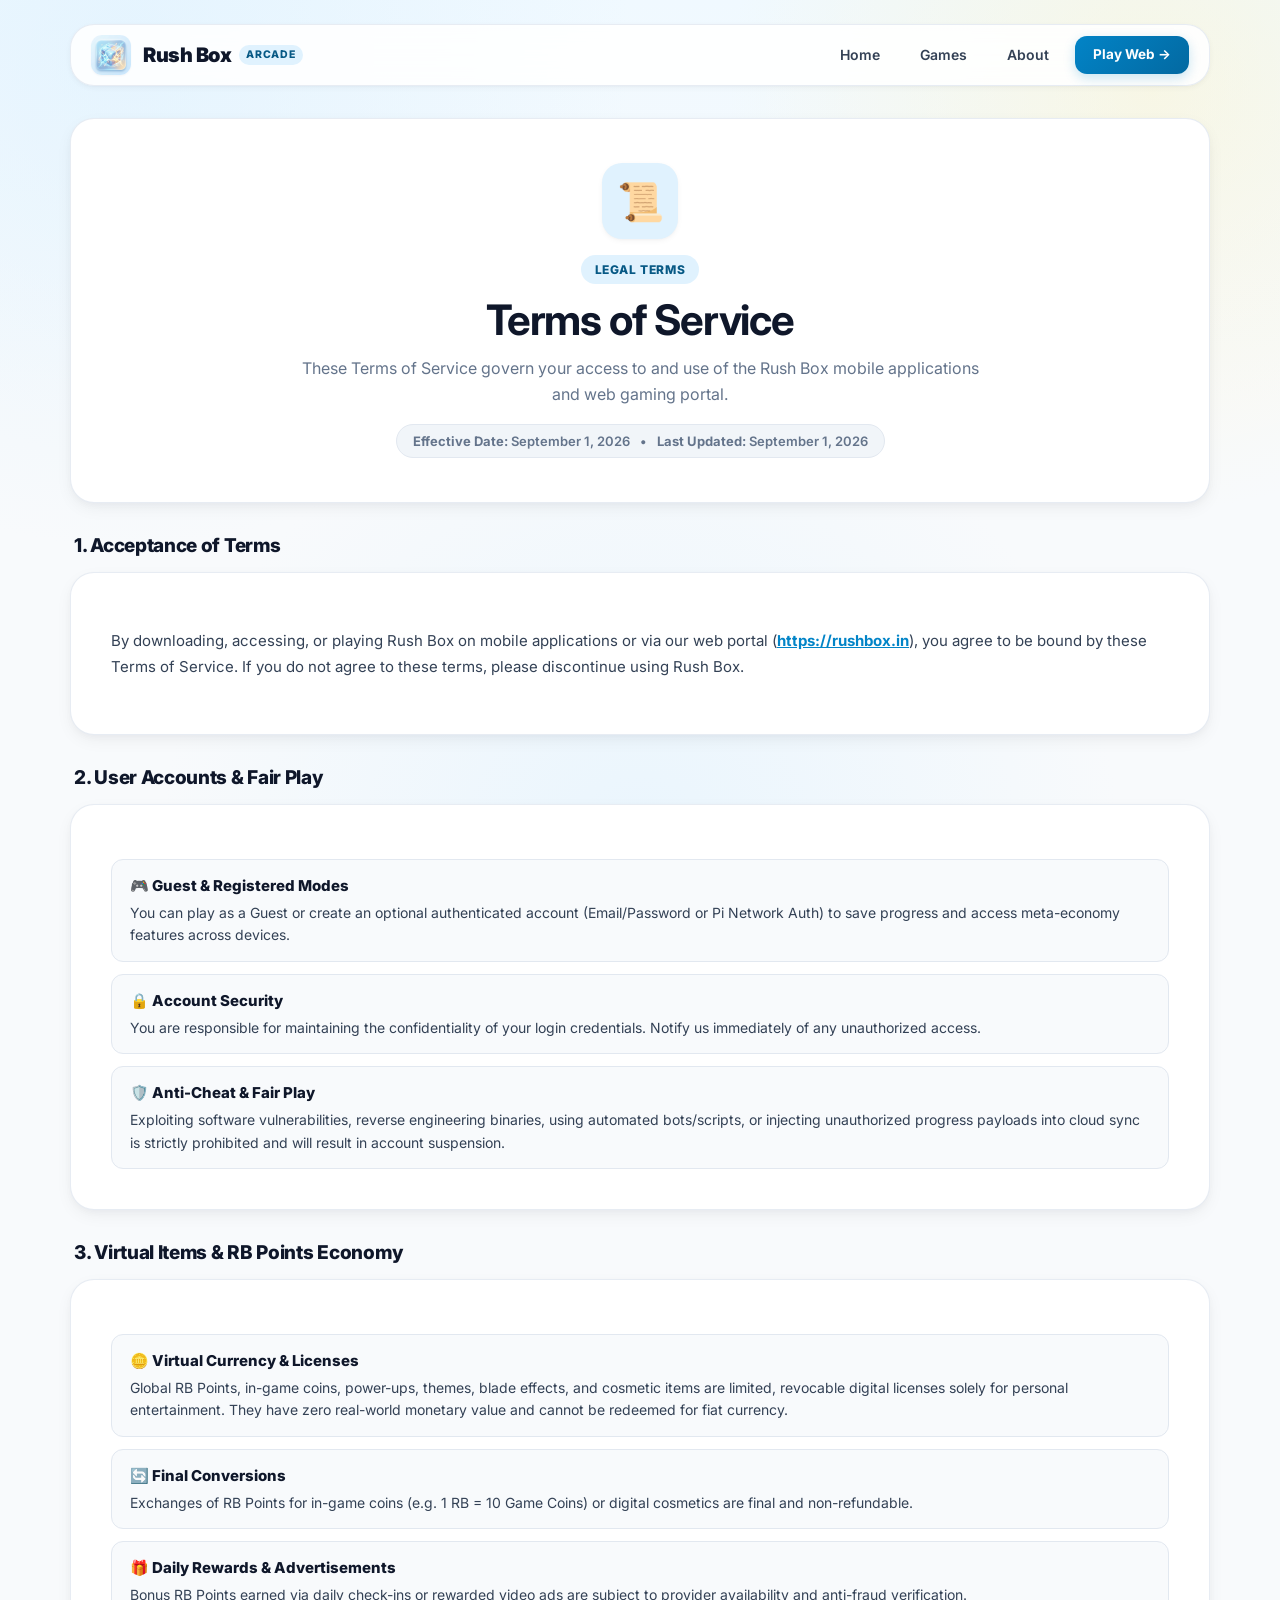
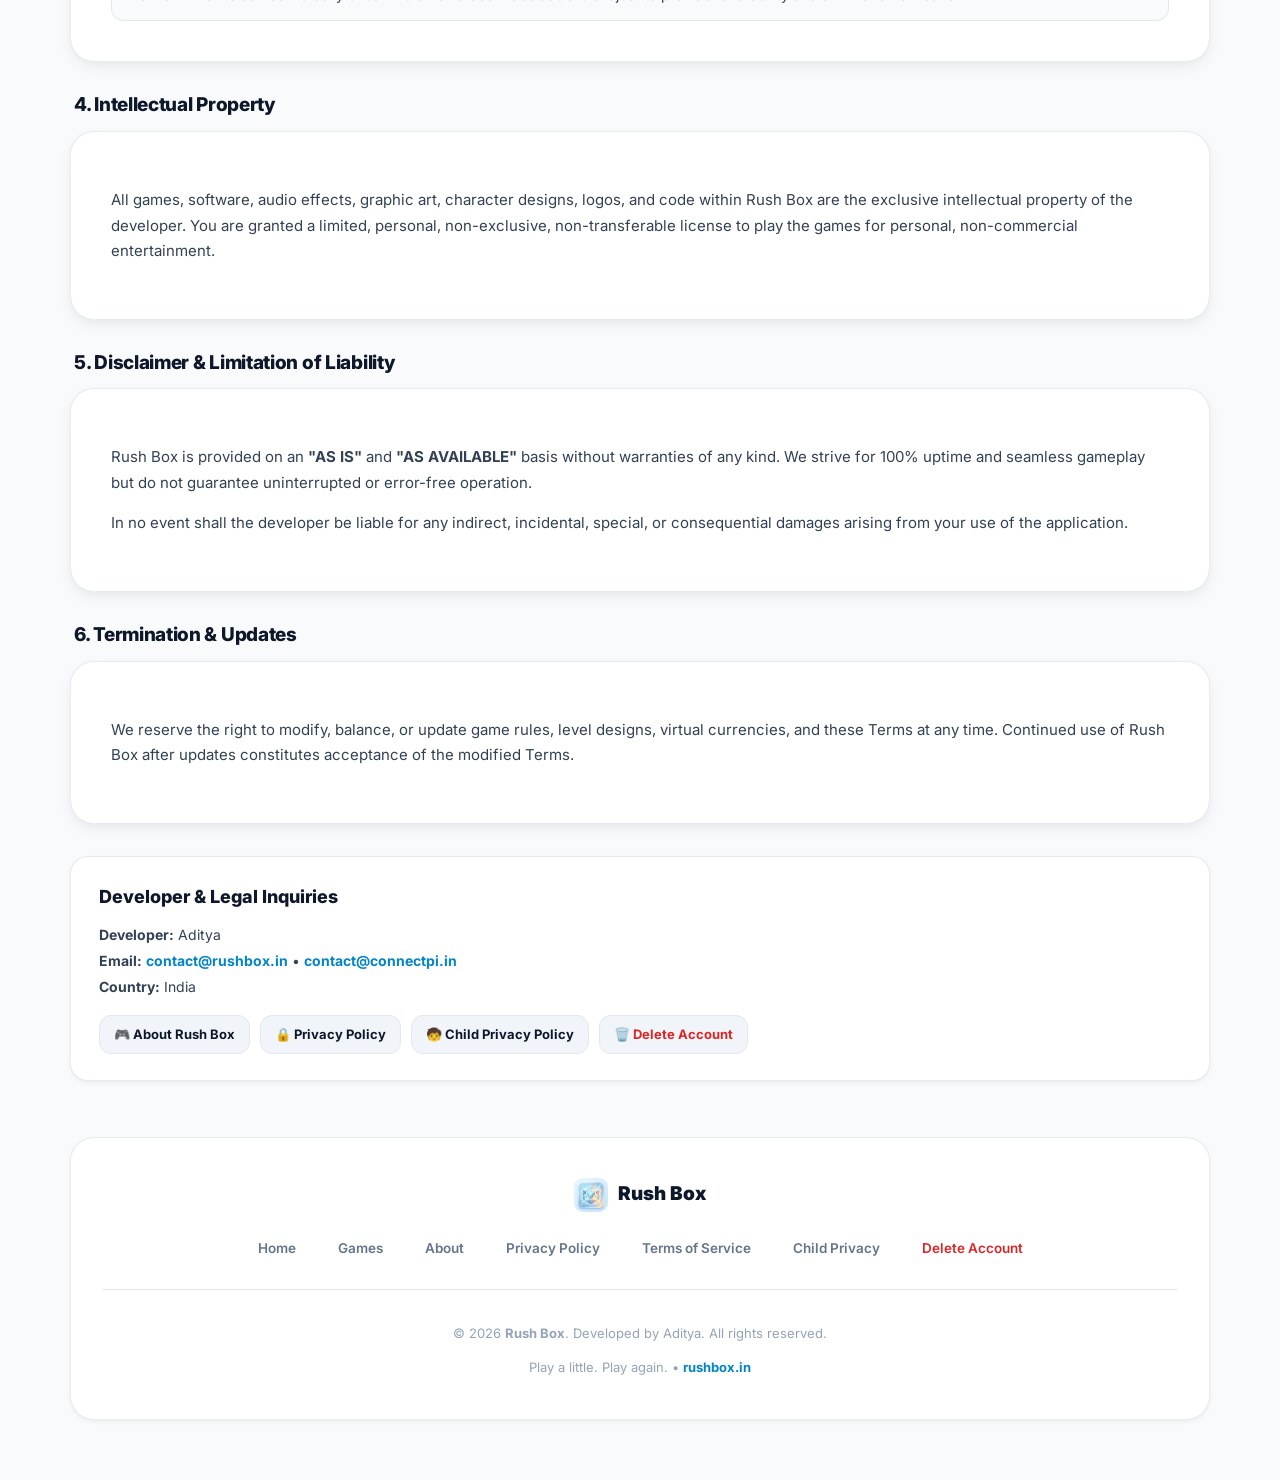
<file: terms/index.html>
<!DOCTYPE html>
<html lang="en">
<head>
  <meta charset="UTF-8">
  <meta name="viewport" content="width=device-width, initial-scale=1.0">
  <link rel="icon" type="image/png" href="/favicon/favicon-96x96.png" sizes="96x96">
  <link rel="icon" type="image/x-icon" href="/favicon/favicon.ico">
  <link rel="apple-touch-icon" sizes="180x180" href="/favicon/apple-touch-icon.png">
  <link rel="manifest" href="/favicon/site.webmanifest">
  <meta name="theme-color" content="#0284c7">

  <meta name="description" content="Rush Box Terms of Service — terms of use for Rush Box mobile apps and web portal (https://rushbox.in), RB Points meta-economy, guest & authenticated accounts, and fair play policies.">

  <!-- Open Graph -->
  <meta property="og:type" content="article">
  <meta property="og:site_name" content="Rush Box">
  <meta property="og:url" content="https://rushbox.in/terms">
  <meta property="og:title" content="Terms of Service — Rush Box">
  <meta property="og:description" content="Review the Terms of Service for Rush Box web portal and mobile arcade games.">
  <meta property="og:image" content="https://rushbox.in/assets/logo.png">

  <!-- Twitter Card -->
  <meta name="twitter:card" content="summary">
  <meta name="twitter:title" content="Terms of Service — Rush Box">
  <meta name="twitter:description" content="Review the Terms of Service for Rush Box web portal and mobile arcade games.">
  <meta name="twitter:image" content="https://rushbox.in/assets/logo.png">

  <title>Terms of Service — Rush Box</title>

  <!-- Google Fonts: Inter -->
  <link rel="preconnect" href="https://fonts.googleapis.com">
  <link rel="preconnect" href="https://fonts.gstatic.com" crossorigin>
  <link href="https://fonts.googleapis.com/css2?family=Inter:wght@400;500;600;700;800;900&display=swap" rel="stylesheet">

  <!-- Core Design System -->
  <link rel="stylesheet" href="/assets/main.css">
</head>
<body>

<div class="page-container">

  <!-- Header Navigation -->
  <header class="site-header">
    <nav class="nav-bar">
      <a href="/" class="brand-link" aria-label="Rush Box Home">
        <div class="brand-icon">
          <img src="/assets/logo.png" alt="Rush Box Logo" onerror="this.src='/favicon/favicon-96x96.png'">
        </div>
        <div class="brand-text">
          <span class="brand-name">Rush Box</span>
          <span class="brand-tag">Arcade</span>
        </div>
      </a>

      <div class="nav-links">
        <a href="/" class="nav-link">Home</a>
        <a href="/#games" class="nav-link">Games</a>
        <a href="/about" class="nav-link">About</a>
        <a href="https://rushbox.in" target="_blank" rel="noopener" class="nav-cta">
          Play Web &rarr;
        </a>
      </div>
    </nav>
  </header>

  <main>
    <!-- Hero Overview -->
    <section class="hero">
      <div class="hero-logo">📜</div>
      <div class="badge">Legal Terms</div>
      <h1>Terms of Service</h1>
      <p class="subtitle">
        These Terms of Service govern your access to and use of the Rush Box mobile applications and web gaming portal.
      </p>
      <div class="meta-badge">
        <span><strong>Effective Date:</strong> September 1, 2026</span>
        <span>•</span>
        <span><strong>Last Updated:</strong> September 1, 2026</span>
      </div>
    </section>

    <!-- 1. Acceptance of Terms -->
    <section class="section">
      <h2 class="section-title">1. Acceptance of Terms</h2>
      <div class="content-card">
        <p>
          By downloading, accessing, or playing Rush Box on mobile applications or via our web portal (<a href="https://rushbox.in" target="_blank" rel="noopener" style="color:var(--primary);font-weight:700;">https://rushbox.in</a>), you agree to be bound by these Terms of Service. If you do not agree to these terms, please discontinue using Rush Box.
        </p>
      </div>
    </section>

    <!-- 2. User Accounts & Fair Play -->
    <section class="section">
      <h2 class="section-title">2. User Accounts & Fair Play</h2>
      <div class="content-card">
        <div class="bullet-list">
          
          <div class="bullet-item">
            <strong>🎮 Guest & Registered Modes</strong>
            <span>You can play as a Guest or create an optional authenticated account (Email/Password or Pi Network Auth) to save progress and access meta-economy features across devices.</span>
          </div>

          <div class="bullet-item">
            <strong>🔒 Account Security</strong>
            <span>You are responsible for maintaining the confidentiality of your login credentials. Notify us immediately of any unauthorized access.</span>
          </div>

          <div class="bullet-item">
            <strong>🛡️ Anti-Cheat & Fair Play</strong>
            <span>Exploiting software vulnerabilities, reverse engineering binaries, using automated bots/scripts, or injecting unauthorized progress payloads into cloud sync is strictly prohibited and will result in account suspension.</span>
          </div>

        </div>
      </div>
    </section>

    <!-- 3. Virtual Items & RB Points Economy -->
    <section class="section">
      <h2 class="section-title">3. Virtual Items & RB Points Economy</h2>
      <div class="content-card">
        <div class="bullet-list">
          
          <div class="bullet-item">
            <strong>🪙 Virtual Currency & Licenses</strong>
            <span>Global RB Points, in-game coins, power-ups, themes, blade effects, and cosmetic items are limited, revocable digital licenses solely for personal entertainment. They have zero real-world monetary value and cannot be redeemed for fiat currency.</span>
          </div>

          <div class="bullet-item">
            <strong>🔄 Final Conversions</strong>
            <span>Exchanges of RB Points for in-game coins (e.g. 1 RB = 10 Game Coins) or digital cosmetics are final and non-refundable.</span>
          </div>

          <div class="bullet-item">
            <strong>🎁 Daily Rewards & Advertisements</strong>
            <span>Bonus RB Points earned via daily check-ins or rewarded video ads are subject to provider availability and anti-fraud verification.</span>
          </div>

        </div>
      </div>
    </section>

    <!-- 4. Intellectual Property -->
    <section class="section">
      <h2 class="section-title">4. Intellectual Property</h2>
      <div class="content-card">
        <p>
          All games, software, audio effects, graphic art, character designs, logos, and code within Rush Box are the exclusive intellectual property of the developer. You are granted a limited, personal, non-exclusive, non-transferable license to play the games for personal, non-commercial entertainment.
        </p>
      </div>
    </section>

    <!-- 5. Disclaimer & Limitation of Liability -->
    <section class="section">
      <h2 class="section-title">5. Disclaimer & Limitation of Liability</h2>
      <div class="content-card">
        <p>
          Rush Box is provided on an <strong>"AS IS"</strong> and <strong>"AS AVAILABLE"</strong> basis without warranties of any kind. We strive for 100% uptime and seamless gameplay but do not guarantee uninterrupted or error-free operation.
        </p>
        <p>
          In no event shall the developer be liable for any indirect, incidental, special, or consequential damages arising from your use of the application.
        </p>
      </div>
    </section>

    <!-- 6. Termination & Updates -->
    <section class="section">
      <h2 class="section-title">6. Termination & Updates</h2>
      <div class="content-card">
        <p>
          We reserve the right to modify, balance, or update game rules, level designs, virtual currencies, and these Terms at any time. Continued use of Rush Box after updates constitutes acceptance of the modified Terms.
        </p>
      </div>
    </section>

    <!-- Contact & Legal Hub -->
    <section class="contact-card">
      <h3>Developer & Legal Inquiries</h3>
      <p><strong>Developer:</strong> Aditya</p>
      <p><strong>Email:</strong> <a href="mailto:contact@rushbox.in" style="color:var(--primary);font-weight:700;text-decoration:none;">contact@rushbox.in</a> • <a href="mailto:contact@connectpi.in" style="color:var(--primary);font-weight:700;text-decoration:none;">contact@connectpi.in</a></p>
      <p><strong>Country:</strong> India</p>

      <div class="links">
        <a href="/about">🎮 About Rush Box</a>
        <a href="/privacy">🔒 Privacy Policy</a>
        <a href="/child-policy">🧒 Child Privacy Policy</a>
        <a href="/delete-account" style="color:#dc2626;">🗑️ Delete Account</a>
      </div>
    </section>
  </main>

  <!-- Site Footer -->
  <footer class="site-footer">
    <div class="footer-brand">
      <img src="/assets/logo.png" alt="Rush Box Logo" onerror="this.src='/favicon/favicon-96x96.png'">
      <span>Rush Box</span>
    </div>

    <div class="footer-links">
      <a href="/" class="footer-link">Home</a>
      <a href="/#games" class="footer-link">Games</a>
      <a href="/about" class="footer-link">About</a>
      <a href="/privacy" class="footer-link">Privacy Policy</a>
      <a href="/terms" class="footer-link">Terms of Service</a>
      <a href="/child-policy" class="footer-link">Child Privacy</a>
      <a href="/delete-account" class="footer-link danger">Delete Account</a>
    </div>

    <div class="footer-bottom">
      <p>&copy; 2026 <strong>Rush Box</strong>. Developed by Aditya. All rights reserved.</p>
      <p style="margin-top:6px;">Play a little. Play again. • <a href="https://rushbox.in" target="_blank" rel="noopener">rushbox.in</a></p>
    </div>
  </footer>

</div>

</body>
</html>
</file>
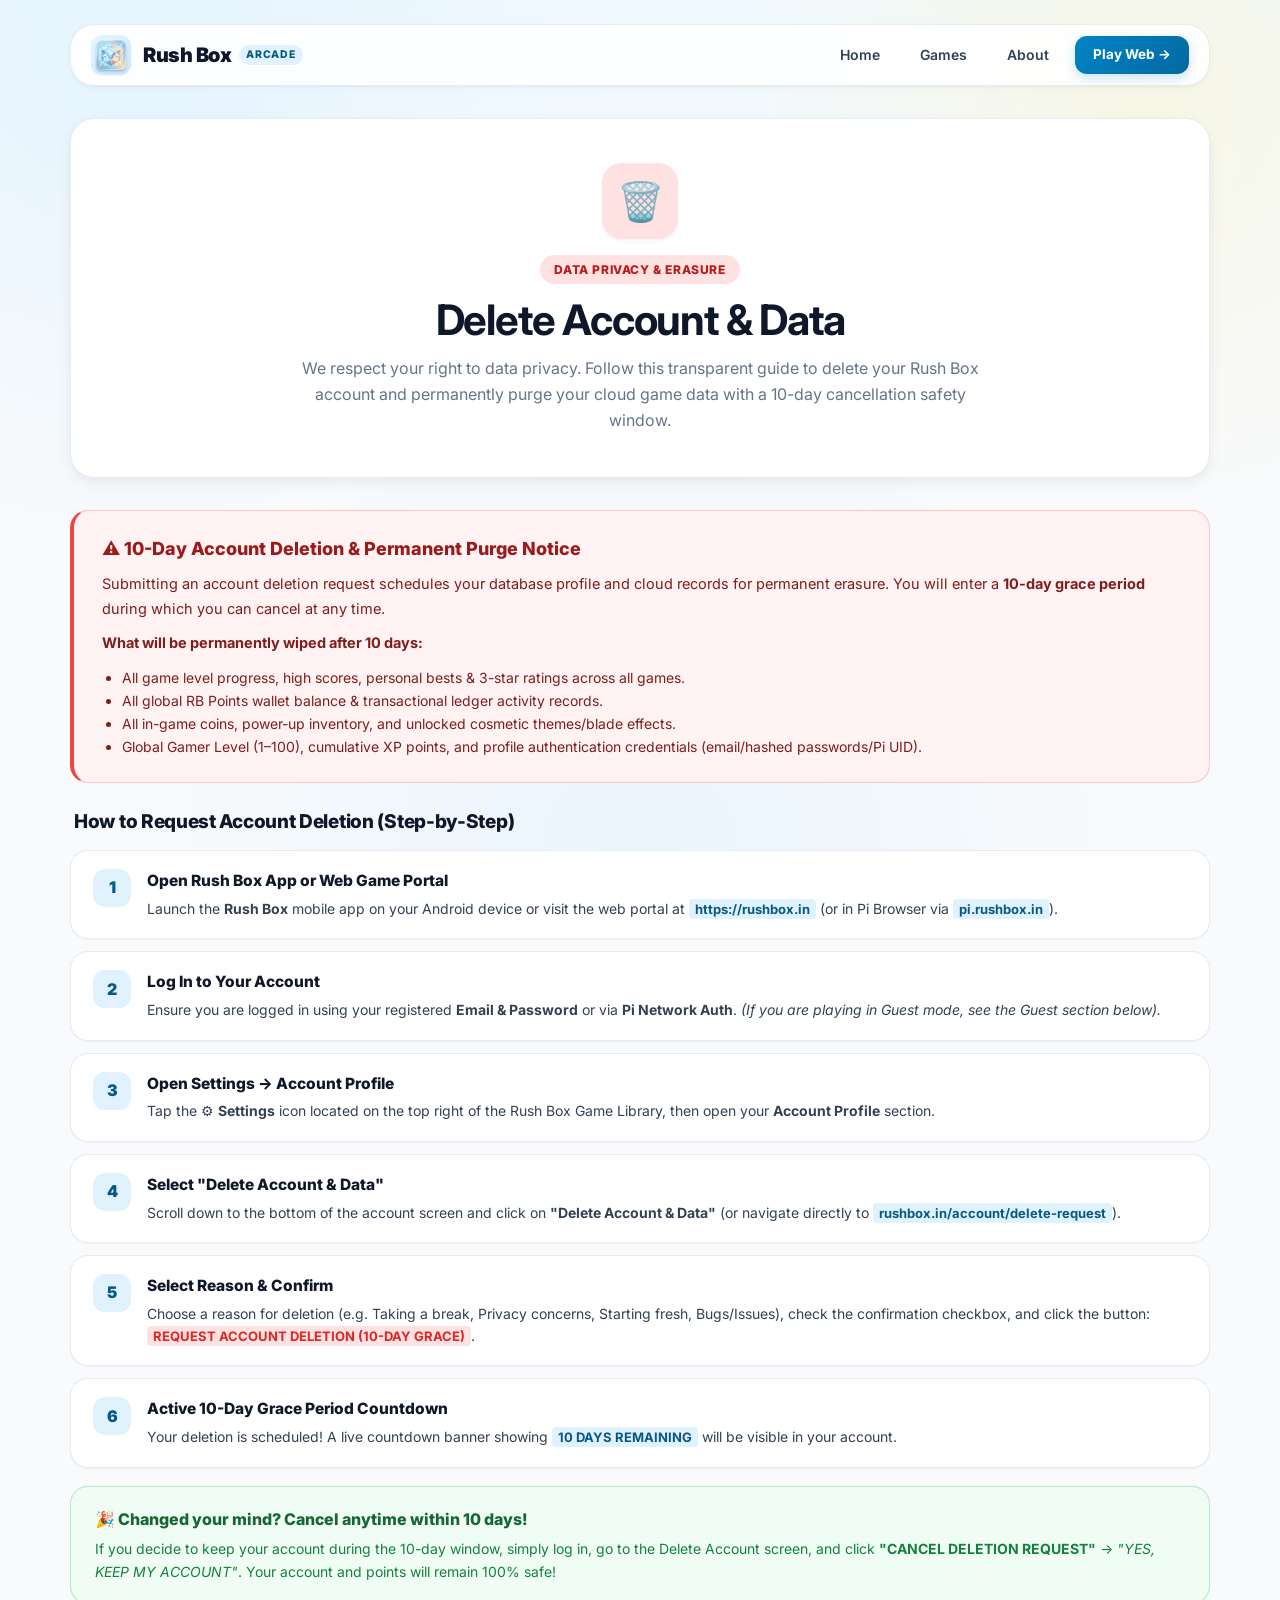
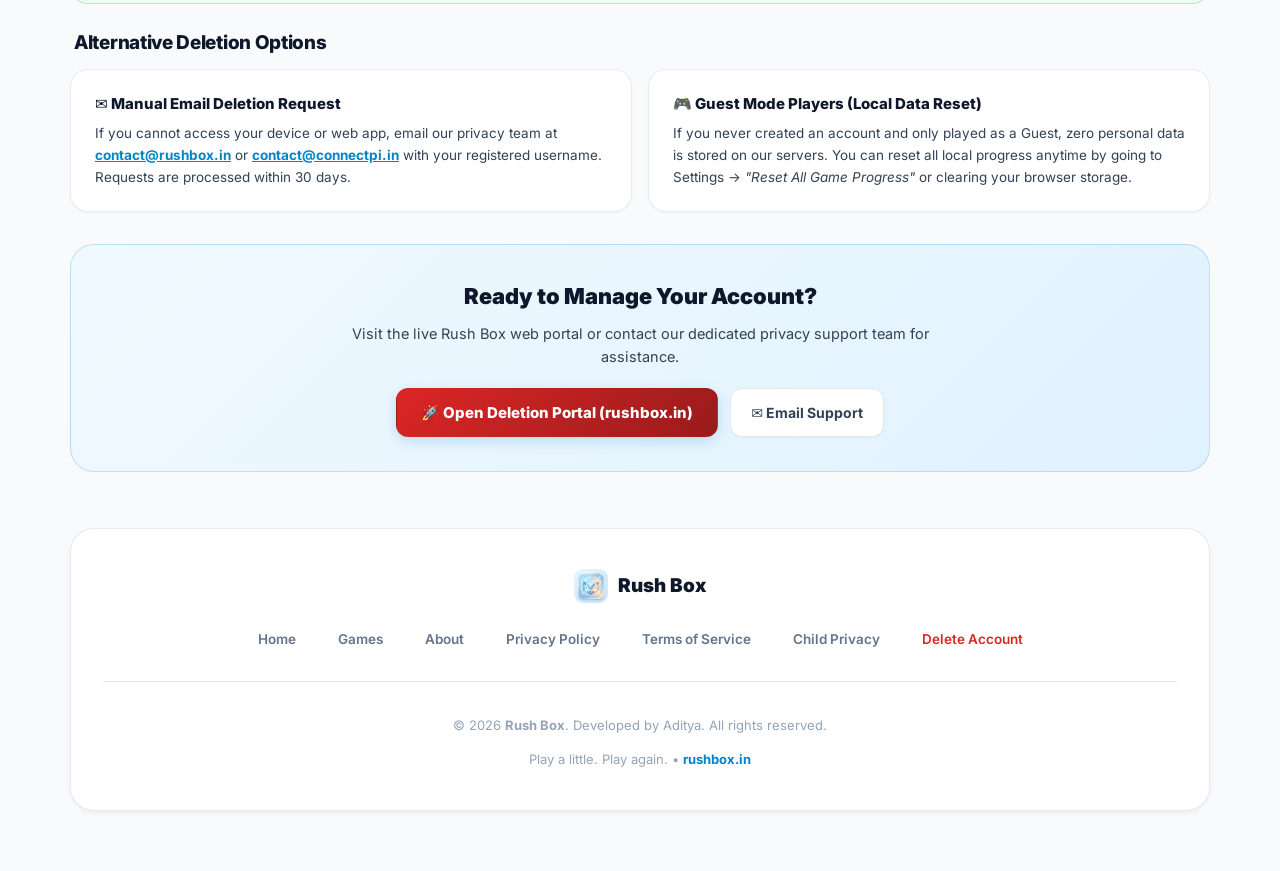
<file: account/delete-request/index.html>
<!DOCTYPE html>
<html lang="en">
<head>
  <meta charset="UTF-8">
  <meta name="viewport" content="width=device-width, initial-scale=1.0">
  <link rel="icon" type="image/png" href="/favicon/favicon-96x96.png" sizes="96x96">
  <link rel="icon" type="image/x-icon" href="/favicon/favicon.ico">
  <link rel="apple-touch-icon" sizes="180x180" href="/favicon/apple-touch-icon.png">
  <link rel="manifest" href="/favicon/site.webmanifest">
  <meta name="theme-color" content="#dc2626">

  <meta name="description" content="Rush Box Account & Data Deletion Guide — Step-by-step instructions on how to request account erasure, 10-day cancellation grace period, and permanent data removal.">
  <meta name="keywords" content="Rush Box, Delete Account, Data Deletion, Google Play Account Deletion, Account Erasure, Privacy, Rush Box Games">

  <!-- Open Graph -->
  <meta property="og:type" content="article">
  <meta property="og:site_name" content="Rush Box">
  <meta property="og:url" content="https://rushbox.in/account/delete-request">
  <meta property="og:title" content="Delete Account & Data Erasure Guide — Rush Box">
  <meta property="og:description" content="Step-by-step guide to delete your Rush Box account, manage cloud data erasure, and understand the 10-day cancellation grace period.">
  <meta property="og:image" content="https://rushbox.in/assets/logo.png">

  <!-- Twitter Card -->
  <meta name="twitter:card" content="summary">
  <meta name="twitter:title" content="Delete Account & Data Erasure Guide — Rush Box">
  <meta name="twitter:description" content="Step-by-step guide to delete your Rush Box account, manage cloud data erasure, and understand the 10-day cancellation grace period.">
  <meta name="twitter:image" content="https://rushbox.in/assets/logo.png">

  <title>Delete Account & Data Erasure Guide — Rush Box</title>

  <!-- Google Fonts: Inter -->
  <link rel="preconnect" href="https://fonts.googleapis.com">
  <link rel="preconnect" href="https://fonts.gstatic.com" crossorigin>
  <link href="https://fonts.googleapis.com/css2?family=Inter:wght@400;500;600;700;800;900&display=swap" rel="stylesheet">

  <!-- Core Design System -->
  <link rel="stylesheet" href="/assets/main.css">
</head>
<body>

<div class="page-container">

  <!-- Header Navigation -->
  <header class="site-header">
    <nav class="nav-bar">
      <a href="/" class="brand-link" aria-label="Rush Box Home">
        <div class="brand-icon">
          <img src="/assets/logo.png" alt="Rush Box Logo" onerror="this.src='/favicon/favicon-96x96.png'">
        </div>
        <div class="brand-text">
          <span class="brand-name">Rush Box</span>
          <span class="brand-tag">Arcade</span>
        </div>
      </a>

      <div class="nav-links">
        <a href="/" class="nav-link">Home</a>
        <a href="/#games" class="nav-link">Games</a>
        <a href="/about" class="nav-link">About</a>
        <a href="https://rushbox.in" target="_blank" rel="noopener" class="nav-cta">
          Play Web &rarr;
        </a>
      </div>
    </nav>
  </header>

  <main>
    <!-- Hero Section -->
    <section class="hero">
      <div class="hero-logo" style="background:#fee2e2;color:#dc2626;">🗑️</div>
      <div class="badge danger">Data Privacy & Erasure</div>
      <h1>Delete Account & Data</h1>
      <p class="subtitle">
        We respect your right to data privacy. Follow this transparent guide to delete your Rush Box account and permanently purge your cloud game data with a 10-day cancellation safety window.
      </p>
    </section>

    <!-- Important Notice / Alert Card -->
    <section class="alert-card">
      <h3>⚠️ 10-Day Account Deletion & Permanent Purge Notice</h3>
      <p>
        Submitting an account deletion request schedules your database profile and cloud records for permanent erasure. You will enter a <strong>10-day grace period</strong> during which you can cancel at any time.
      </p>
      <p><strong>What will be permanently wiped after 10 days:</strong></p>
      <ul>
        <li>All game level progress, high scores, personal bests & 3-star ratings across all games.</li>
        <li>All global RB Points wallet balance & transactional ledger activity records.</li>
        <li>All in-game coins, power-up inventory, and unlocked cosmetic themes/blade effects.</li>
        <li>Global Gamer Level (1–100), cumulative XP points, and profile authentication credentials (email/hashed passwords/Pi UID).</li>
      </ul>
    </section>

    <!-- Step-by-Step Guide -->
    <section class="section">
      <h2 class="section-title">How to Request Account Deletion (Step-by-Step)</h2>
      
      <div class="steps-container">

        <!-- Step 1 -->
        <div class="step-card">
          <div class="step-number">1</div>
          <div class="step-content">
            <h4>Open Rush Box App or Web Game Portal</h4>
            <p>
              Launch the <strong>Rush Box</strong> mobile app on your Android device or visit the web portal at <a href="https://rushbox.in" target="_blank" rel="noopener" class="step-highlight">https://rushbox.in</a> (or in Pi Browser via <span class="step-highlight">pi.rushbox.in</span>).
            </p>
          </div>
        </div>

        <!-- Step 2 -->
        <div class="step-card">
          <div class="step-number">2</div>
          <div class="step-content">
            <h4>Log In to Your Account</h4>
            <p>
              Ensure you are logged in using your registered <strong>Email & Password</strong> or via <strong>Pi Network Auth</strong>. <em>(If you are playing in Guest mode, see the Guest section below).</em>
            </p>
          </div>
        </div>

        <!-- Step 3 -->
        <div class="step-card">
          <div class="step-number">3</div>
          <div class="step-content">
            <h4>Open Settings &rarr; Account Profile</h4>
            <p>
              Tap the ⚙️ <strong>Settings</strong> icon located on the top right of the Rush Box Game Library, then open your <strong>Account Profile</strong> section.
            </p>
          </div>
        </div>

        <!-- Step 4 -->
        <div class="step-card">
          <div class="step-number">4</div>
          <div class="step-content">
            <h4>Select "Delete Account & Data"</h4>
            <p>
              Scroll down to the bottom of the account screen and click on <strong>"Delete Account & Data"</strong> (or navigate directly to <a href="https://rushbox.in/account/delete-request" target="_blank" rel="noopener" class="step-highlight">rushbox.in/account/delete-request</a>).
            </p>
          </div>
        </div>

        <!-- Step 5 -->
        <div class="step-card">
          <div class="step-number">5</div>
          <div class="step-content">
            <h4>Select Reason & Confirm</h4>
            <p>
              Choose a reason for deletion (e.g. Taking a break, Privacy concerns, Starting fresh, Bugs/Issues), check the confirmation checkbox, and click the button: <span class="step-highlight" style="background:#fee2e2;color:#dc2626;">REQUEST ACCOUNT DELETION (10-DAY GRACE)</span>.
            </p>
          </div>
        </div>

        <!-- Step 6 -->
        <div class="step-card">
          <div class="step-number">6</div>
          <div class="step-content">
            <h4>Active 10-Day Grace Period Countdown</h4>
            <p>
              Your deletion is scheduled! A live countdown banner showing <span class="step-highlight">10 DAYS REMAINING</span> will be visible in your account.
            </p>
          </div>
        </div>

      </div>

      <!-- Grace Period Cancellation Banner -->
      <div class="grace-card">
        <h4>🎉 Changed your mind? Cancel anytime within 10 days!</h4>
        <p>
          If you decide to keep your account during the 10-day window, simply log in, go to the Delete Account screen, and click <strong>"CANCEL DELETION REQUEST"</strong> &rarr; <em>"YES, KEEP MY ACCOUNT"</em>. Your account and points will remain 100% safe!
        </p>
      </div>
    </section>

    <!-- Alternative Methods -->
    <section class="section">
      <h2 class="section-title">Alternative Deletion Options</h2>
      <div class="faq-grid">

        <div class="faq-card">
          <strong>✉️ Manual Email Deletion Request</strong>
          <span>If you cannot access your device or web app, email our privacy team at <a href="mailto:contact@rushbox.in" style="color:var(--primary);font-weight:700;">contact@rushbox.in</a> or <a href="mailto:contact@connectpi.in" style="color:var(--primary);font-weight:700;">contact@connectpi.in</a> with your registered username. Requests are processed within 30 days.</span>
        </div>

        <div class="faq-card">
          <strong>🎮 Guest Mode Players (Local Data Reset)</strong>
          <span>If you never created an account and only played as a Guest, zero personal data is stored on our servers. You can reset all local progress anytime by going to Settings &rarr; <em>"Reset All Game Progress"</em> or clearing your browser storage.</span>
        </div>

      </div>
    </section>

    <!-- Action Launch Box -->
    <section class="action-box">
      <h3>Ready to Manage Your Account?</h3>
      <p>
        Visit the live Rush Box web portal or contact our dedicated privacy support team for assistance.
      </p>
      <div class="action-btns">
        <a href="https://rushbox.in/account/delete-request" target="_blank" rel="noopener" class="btn btn-primary" style="background:linear-gradient(135deg,#dc2626,#991b1b);">
          🚀 Open Deletion Portal (rushbox.in)
        </a>
        <a href="mailto:contact@rushbox.in?subject=Rush%20Box%20Account%20Deletion%20Request" class="btn btn-secondary">
          ✉️ Email Support
        </a>
      </div>
    </section>
  </main>

  <!-- Site Footer -->
  <footer class="site-footer">
    <div class="footer-brand">
      <img src="/assets/logo.png" alt="Rush Box Logo" onerror="this.src='/favicon/favicon-96x96.png'">
      <span>Rush Box</span>
    </div>

    <div class="footer-links">
      <a href="/" class="footer-link">Home</a>
      <a href="/#games" class="footer-link">Games</a>
      <a href="/about" class="footer-link">About</a>
      <a href="/privacy" class="footer-link">Privacy Policy</a>
      <a href="/terms" class="footer-link">Terms of Service</a>
      <a href="/child-policy" class="footer-link">Child Privacy</a>
      <a href="/delete-account" class="footer-link danger">Delete Account</a>
    </div>

    <div class="footer-bottom">
      <p>&copy; 2026 <strong>Rush Box</strong>. Developed by Aditya. All rights reserved.</p>
      <p style="margin-top:6px;">Play a little. Play again. • <a href="https://rushbox.in" target="_blank" rel="noopener">rushbox.in</a></p>
    </div>
  </footer>

</div>

</body>
</html>
</file>
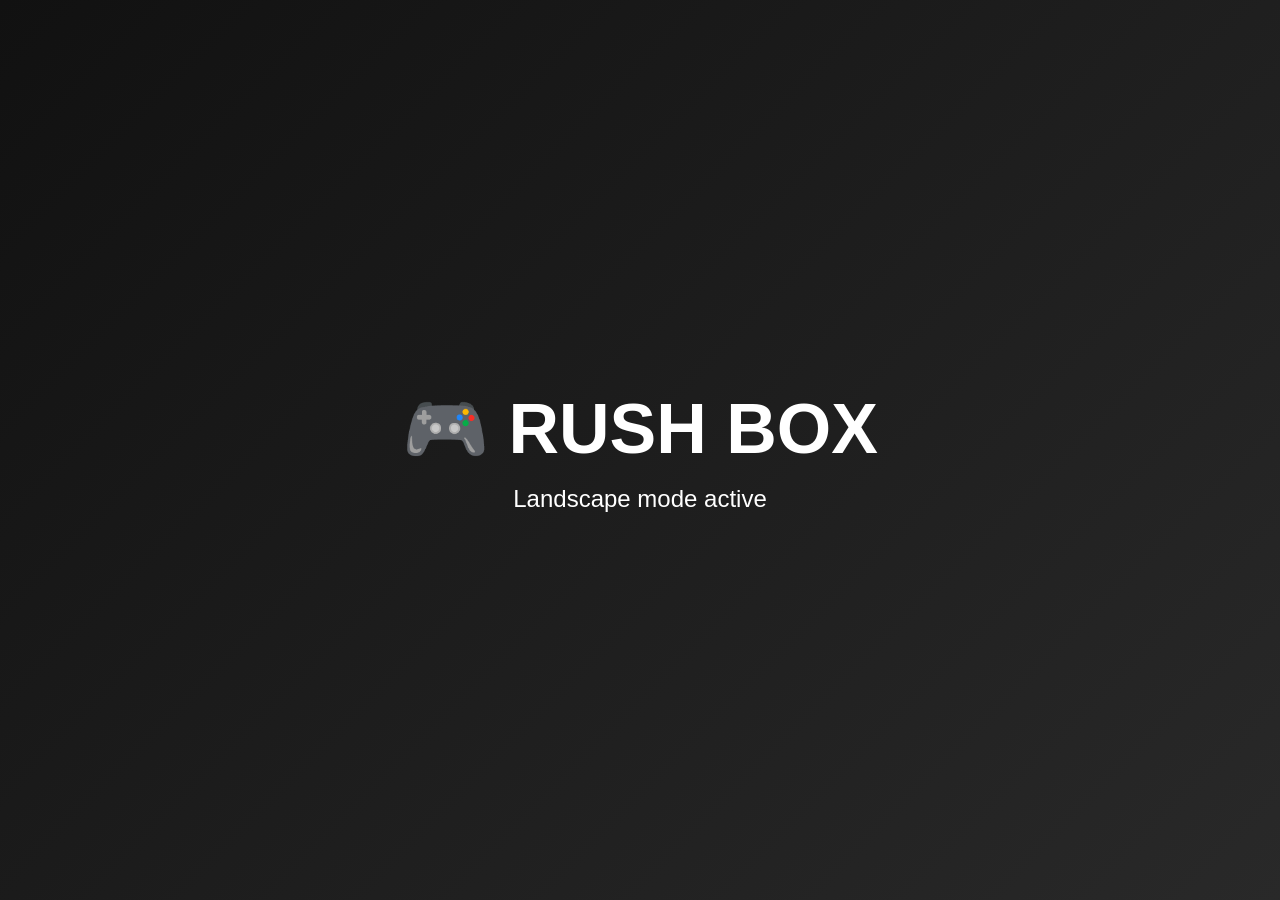
<file: test.html>
<!DOCTYPE html>
<html lang="en">
<head>
<meta charset="UTF-8">
<meta name="viewport"
      content="width=device-width, initial-scale=1.0, maximum-scale=1.0, user-scalable=no">

<title>Rush Box - Orientation Demo</title>

<style>
    * {
        box-sizing: border-box;
        margin: 0;
        padding: 0;
    }

    html, body {
        width: 100%;
        height: 100%;
        overflow: hidden;
        font-family: Arial, sans-serif;
        background: #111;
    }

    /* Main game */
    #game {
        width: 100vw;
        height: 100vh;
        position: relative;
        background: linear-gradient(135deg, #111, #292929);
        display: flex;
        align-items: center;
        justify-content: center;
    }

    .game-content {
        text-align: center;
        color: white;
    }

    .game-content h1 {
        font-size: clamp(32px, 6vw, 70px);
        margin-bottom: 15px;
    }

    .game-content p {
        font-size: clamp(16px, 2vw, 24px);
    }

    /* Portrait overlay */
    #rotateOverlay {
        position: fixed;
        inset: 0;
        z-index: 9999;

        display: none;
        align-items: center;
        justify-content: center;

        background: rgba(0, 0, 0, 0.96);
        color: white;
        text-align: center;
        padding: 30px;
    }

    .rotate-box {
        max-width: 400px;
    }

    .phone {
        font-size: 70px;
        display: inline-block;
        margin-bottom: 20px;

        animation: rotatePhone 1.8s infinite ease-in-out;
    }

    @keyframes rotatePhone {
        0%, 30% {
            transform: rotate(0deg);
        }

        60%, 100% {
            transform: rotate(90deg);
        }
    }

    .rotate-box h2 {
        font-size: 26px;
        margin-bottom: 10px;
    }

    .rotate-box p {
        color: #ccc;
        line-height: 1.5;
    }

    /* Show overlay only in portrait */
    @media (orientation: portrait) {
        #rotateOverlay {
            display: flex;
        }
    }

    /* Landscape game adjustments */
    @media (orientation: landscape) {
        #game {
            width: 100vw;
            height: 100vh;
        }
    }
</style>
</head>

<body>

<!-- Game -->
<div id="game">

    <div class="game-content">
        <h1>🎮 RUSH BOX</h1>
        <p id="status">Landscape mode active</p>
    </div>

</div>

<!-- Portrait message -->
<div id="rotateOverlay">
    <div class="rotate-box">

        <div class="phone">📱</div>

        <h2>Rotate Your Device</h2>

        <p>
            Please rotate your phone to landscape mode
            for the best Rush Box gaming experience.
        </p>

    </div>
</div>

<script>

function updateOrientation() {

    const isPortrait =
        window.matchMedia("(orientation: portrait)").matches;

    const status = document.getElementById("status");

    if (isPortrait) {
        status.textContent = "Portrait mode";
    } else {
        status.textContent = "Landscape mode active";
    }

    console.log(
        isPortrait
            ? "Portrait mode"
            : "Landscape mode"
    );
}

/* Detect orientation changes */
window.addEventListener("orientationchange", updateOrientation);

/* Also detect viewport changes */
window.addEventListener("resize", updateOrientation);

/* Initial check */
updateOrientation();

</script>

</body>
</html>
</file>
<file: assets/main.css>
/* ==========================================================================
   RUSH BOX — Modern, Professional, Responsive Design System (Non-Neumorphic)
   Optimized for Mobile, Tablet, and Desktop
   ========================================================================== */

:root {
  /* Brand Core Palette */
  --primary: #0284c7;
  --primary-hover: #0369a1;
  --primary-dark: #075985;
  --primary-light: #e0f2fe;
  --primary-gradient: linear-gradient(135deg, #0284c7 0%, #0369a1 100%);
  --primary-glow: rgba(2, 132, 199, 0.22);

  /* Backgrounds & Surfaces */
  --bg-page: #f8fafc;
  --bg-mesh: radial-gradient(circle at 10% 5%, rgba(224, 242, 254, 0.7) 0%, transparent 35%),
             radial-gradient(circle at 90% 10%, rgba(254, 243, 199, 0.45) 0%, transparent 30%),
             radial-gradient(circle at 50% 95%, rgba(224, 242, 254, 0.6) 0%, transparent 45%),
             linear-gradient(180deg, #f0f9ff 0%, #f8fafc 400px);
  --surface: #ffffff;
  --surface-alt: #f1f5f9;
  --surface-subtle: #f8fafc;
  --surface-glass: rgba(255, 255, 255, 0.88);
  --surface-glass-border: rgba(255, 255, 255, 0.6);

  /* Typography Colors */
  --text-main: #0f172a;       /* Slate 900 */
  --text-body: #334155;       /* Slate 700 */
  --text-muted: #64748b;      /* Slate 500 */
  --text-subtle: #94a3b8;     /* Slate 400 */

  /* Borders & Dividers (Clean hairlines, no double-shadow inset) */
  --border-light: #e2e8f0;
  --border-subtle: rgba(226, 232, 240, 0.8);
  --border-focus: rgba(2, 132, 199, 0.4);

  /* Elevation Shadows (Soft, natural modern depth) */
  --shadow-xs: 0 1px 2px 0 rgba(15, 23, 42, 0.04);
  --shadow-sm: 0 2px 6px -1px rgba(15, 23, 42, 0.06), 0 1px 3px -1px rgba(15, 23, 42, 0.04);
  --shadow-md: 0 6px 18px -2px rgba(15, 23, 42, 0.06), 0 3px 8px -2px rgba(15, 23, 42, 0.04);
  --shadow-lg: 0 16px 32px -4px rgba(15, 23, 42, 0.08), 0 6px 12px -2px rgba(15, 23, 42, 0.03);
  --shadow-xl: 0 24px 48px -6px rgba(15, 23, 42, 0.12);
  --shadow-hover: 0 12px 28px -4px rgba(2, 132, 199, 0.16), 0 6px 12px -2px rgba(15, 23, 42, 0.06);

  /* Game Accent Tints */
  --accent-fruit: #ef4444;    /* Watermelon Red */
  --accent-rope: #84cc16;     /* Lime / Chomp Green */
  --accent-arrow: #06b6d4;    /* Cyan */
  --accent-snake: #10b981;    /* Emerald Green */
  --accent-ttt: #6366f1;      /* Indigo */
  --accent-knife: #f59e0b;    /* Amber */
  --accent-pi: #9333ea;       /* Pi Purple */

  /* Radii */
  --radius-sm: 8px;
  --radius-md: 12px;
  --radius-lg: 18px;
  --radius-xl: 24px;
  --radius-full: 9999px;

  /* Layout Widths */
  --container-max: 1140px;
  --container-pad: 20px;
}

/* ==========================================================================
   Base & Reset
   ========================================================================== */
*, *::before, *::after {
  box-sizing: border-box;
}

html {
  scroll-behavior: smooth;
  -webkit-text-size-adjust: 100%;
}

body {
  margin: 0;
  min-height: 100vh;
  font-family: Inter, system-ui, -apple-system, BlinkMacSystemFont, "Segoe UI", Roboto, sans-serif;
  color: var(--text-body);
  background-color: var(--bg-page);
  background-image: var(--bg-mesh);
  background-attachment: fixed;
  line-height: 1.6;
  -webkit-font-smoothing: antialiased;
  -moz-osx-font-smoothing: grayscale;
}

img {
  max-width: 100%;
  height: auto;
  display: block;
}

button, a {
  -webkit-tap-highlight-color: transparent;
}

/* Container */
.page-container {
  width: min(var(--container-max), calc(100% - (var(--container-pad) * 2)));
  margin: 0 auto;
  padding: 24px 0 60px;
}

/* ==========================================================================
   Header Navigation Bar
   ========================================================================== */
.site-header {
  position: sticky;
  top: 14px;
  z-index: 100;
  margin-bottom: 32px;
}

.nav-bar {
  display: flex;
  justify-content: space-between;
  align-items: center;
  padding: 10px 20px;
  border-radius: var(--radius-xl);
  background: var(--surface-glass);
  backdrop-filter: blur(16px);
  -webkit-backdrop-filter: blur(16px);
  border: 1px solid var(--border-subtle);
  box-shadow: var(--shadow-sm);
  transition: all 0.25s ease;
}

.nav-bar:hover {
  box-shadow: var(--shadow-md);
  border-color: rgba(2, 132, 199, 0.2);
}

.brand-link {
  display: flex;
  align-items: center;
  gap: 12px;
  text-decoration: none;
  color: var(--text-main);
}

.brand-icon {
  width: 40px;
  height: 40px;
  border-radius: 11px;
  overflow: hidden;
  box-shadow: var(--shadow-xs);
  flex-shrink: 0;
}

.brand-text {
  display: flex;
  align-items: center;
  gap: 8px;
}

.brand-name {
  font-size: 20px;
  font-weight: 900;
  letter-spacing: -0.5px;
  color: var(--text-main);
}

.brand-tag {
  font-size: 10.5px;
  font-weight: 800;
  text-transform: uppercase;
  letter-spacing: 0.8px;
  padding: 2px 7px;
  border-radius: var(--radius-full);
  background: var(--primary-light);
  color: var(--primary-dark);
}

.nav-links {
  display: flex;
  align-items: center;
  gap: 12px;
}

.nav-link {
  text-decoration: none;
  font-size: 14px;
  font-weight: 600;
  color: var(--text-body);
  padding: 8px 14px;
  border-radius: var(--radius-md);
  transition: all 0.18s ease;
}

.nav-link:hover, .nav-link.active {
  color: var(--primary);
  background: var(--surface-alt);
}

.nav-cta-group {
  display: flex;
  align-items: center;
  gap: 10px;
}

.nav-cta {
  text-decoration: none;
  display: inline-flex;
  align-items: center;
  gap: 6px;
  padding: 8px 18px;
  border-radius: var(--radius-md);
  font-size: 13.5px;
  font-weight: 700;
  color: #ffffff !important;
  background: var(--primary-gradient);
  box-shadow: 0 4px 12px var(--primary-glow);
  transition: all 0.2s ease;
  white-space: nowrap;
}

.nav-cta:hover {
  transform: translateY(-1px);
  box-shadow: 0 6px 16px var(--primary-glow);
  filter: brightness(1.05);
  color: #ffffff !important;
}

/* ==========================================================================
   General Button Components & Utilities (.btn, .btn-sm, .btn-ghost, etc.)
   ========================================================================== */
.btn {
  display: inline-flex;
  align-items: center;
  justify-content: center;
  gap: 8px;
  padding: 9px 20px;
  border-radius: var(--radius-md);
  font-size: 14px;
  font-weight: 700;
  text-decoration: none !important;
  cursor: pointer;
  border: 1px solid transparent;
  transition: all 0.2s cubic-bezier(0.16, 1, 0.3, 1);
  line-height: 1.4;
  white-space: nowrap;
}

.btn-sm {
  padding: 7px 16px;
  font-size: 13px;
  border-radius: var(--radius-md);
}

.btn-lg {
  padding: 13px 26px;
  font-size: 15.5px;
  border-radius: var(--radius-lg);
}

.btn-primary, .btn.btn-primary, a.btn.btn-primary {
  color: #ffffff !important;
  background: var(--primary-gradient);
  box-shadow: 0 4px 14px var(--primary-glow);
  border: 1px solid transparent;
}

.btn-primary:hover, .btn.btn-primary:hover, a.btn.btn-primary:hover {
  transform: translateY(-1px);
  box-shadow: 0 8px 20px var(--primary-glow);
  filter: brightness(1.05);
  color: #ffffff !important;
}

.btn-ghost, .btn.btn-ghost, a.btn.btn-ghost {
  color: var(--text-main) !important;
  background: var(--surface-alt);
  border: 1px solid var(--border-light);
}

.btn-ghost:hover, .btn.btn-ghost:hover, a.btn.btn-ghost:hover {
  background: var(--primary-light);
  color: var(--primary-dark) !important;
  border-color: rgba(2, 132, 199, 0.3);
  transform: translateY(-1px);
}

.btn-secondary, .btn.btn-secondary, a.btn.btn-secondary {
  color: var(--text-body) !important;
  background: #ffffff;
  border: 1px solid var(--border-light);
  box-shadow: var(--shadow-xs);
}

.btn-secondary:hover, .btn.btn-secondary:hover, a.btn.btn-secondary:hover {
  background: var(--surface-alt);
  color: var(--text-main) !important;
  border-color: var(--border-focus);
  transform: translateY(-1px);
}

/* ==========================================================================
   Hero Section (Clean, High-Converting 2-Column Desktop / 1-Column Mobile)
   ========================================================================== */
.hero-card {
  background: var(--surface);
  border-radius: var(--radius-xl);
  border: 1px solid var(--border-subtle);
  box-shadow: var(--shadow-md);
  padding: 48px 40px;
  margin-bottom: 40px;
  overflow: hidden;
  position: relative;
}

.hero-grid {
  display: grid;
  grid-template-columns: 1.15fr 0.85fr;
  gap: 40px;
  align-items: center;
}

.hero-content {
  text-align: left;
}

.hero-badge {
  display: inline-flex;
  align-items: center;
  gap: 8px;
  padding: 6px 14px;
  border-radius: var(--radius-full);
  background: var(--primary-light);
  border: 1px solid rgba(2, 132, 199, 0.2);
  color: var(--primary-dark);
  font-size: 12.5px;
  font-weight: 700;
  letter-spacing: 0.3px;
  margin-bottom: 18px;
}

.hero-title {
  margin: 0 0 16px;
  font-size: clamp(32px, 4.4vw, 50px);
  font-weight: 900;
  letter-spacing: -1.2px;
  line-height: 1.12;
  color: var(--text-main);
}

.hero-title .highlight {
  color: var(--primary);
  background: linear-gradient(135deg, #0284c7 0%, #0369a1 100%);
  -webkit-background-clip: text;
  -webkit-text-fill-color: transparent;
}

.hero-tagline {
  font-size: 18px;
  font-weight: 700;
  color: var(--text-body);
  margin: 0 0 12px;
  line-height: 1.4;
}

.hero-desc {
  font-size: 15px;
  color: var(--text-muted);
  line-height: 1.65;
  margin: 0 0 28px;
  max-width: 580px;
}

/* Hero Action CTAs */
.hero-cta-row {
  display: flex;
  flex-wrap: wrap;
  align-items: center;
  gap: 14px;
  margin-bottom: 28px;
}

.btn-primary {
  display: inline-flex;
  align-items: center;
  justify-content: center;
  gap: 8px;
  padding: 13px 24px;
  border-radius: var(--radius-md);
  font-size: 15px;
  font-weight: 800;
  color: #ffffff;
  background: var(--primary-gradient);
  text-decoration: none;
  box-shadow: 0 4px 14px var(--primary-glow);
  transition: all 0.2s cubic-bezier(0.16, 1, 0.3, 1);
  border: none;
  cursor: pointer;
}

.btn-primary:hover {
  transform: translateY(-2px);
  box-shadow: 0 8px 20px var(--primary-glow);
  filter: brightness(1.05);
}

.btn-pi {
  display: inline-flex;
  align-items: center;
  justify-content: center;
  gap: 8px;
  padding: 13px 22px;
  border-radius: var(--radius-md);
  font-size: 15px;
  font-weight: 800;
  color: #ffffff;
  background: linear-gradient(135deg, #9333ea 0%, #7e22ce 100%);
  text-decoration: none;
  box-shadow: 0 4px 14px rgba(147, 51, 234, 0.25);
  transition: all 0.2s cubic-bezier(0.16, 1, 0.3, 1);
  border: none;
  cursor: pointer;
}

.btn-pi:hover {
  transform: translateY(-2px);
  box-shadow: 0 8px 20px rgba(147, 51, 234, 0.35);
  filter: brightness(1.06);
}

.btn-playstore {
  display: inline-flex;
  align-items: center;
  justify-content: center;
  padding: 5px 12px;
  border-radius: var(--radius-md);
  background: #ffffff;
  border: 1px solid var(--border-light);
  box-shadow: var(--shadow-sm);
  transition: all 0.2s ease;
  text-decoration: none;
}

.btn-playstore img {
  height: 42px;
  width: auto;
}

.btn-playstore:hover {
  transform: translateY(-2px);
  border-color: #cbd5e1;
  box-shadow: var(--shadow-md);
}

/* Trust / Feature Chips */
.hero-chips {
  display: flex;
  flex-wrap: wrap;
  gap: 10px;
  padding-top: 14px;
  border-top: 1px solid var(--border-light);
}

.chip-item {
  display: inline-flex;
  align-items: center;
  gap: 6px;
  font-size: 12.5px;
  font-weight: 600;
  color: var(--text-muted);
}

.chip-dot {
  width: 6px;
  height: 6px;
  border-radius: 50%;
  background: var(--primary);
}

/* Hero Visual / Preview Device */
.hero-preview-box {
  display: flex;
  justify-content: center;
  align-items: center;
  position: relative;
}

.device-frame {
  width: 100%;
  max-width: 360px;
  border-radius: 28px;
  background: #ffffff;
  padding: 10px;
  box-shadow: var(--shadow-lg), 0 0 0 1px rgba(0, 0, 0, 0.05);
  border: 1px solid var(--border-subtle);
  position: relative;
  transition: transform 0.35s ease;
}

.device-frame:hover {
  transform: translateY(-4px);
  box-shadow: var(--shadow-xl);
}

.device-screen {
  border-radius: 20px;
  overflow: hidden;
  background: #0f172a;
  position: relative;
}

.device-screen img {
  width: 100%;
  height: auto;
  display: block;
  object-fit: cover;
}

.device-badge-overlay {
  position: absolute;
  bottom: 14px;
  left: 14px;
  right: 14px;
  padding: 10px 14px;
  background: rgba(15, 23, 42, 0.85);
  backdrop-filter: blur(8px);
  -webkit-backdrop-filter: blur(8px);
  border-radius: var(--radius-md);
  color: #ffffff;
  display: flex;
  align-items: center;
  justify-content: space-between;
  border: 1px solid rgba(255, 255, 255, 0.12);
}

.device-badge-overlay span {
  font-size: 13px;
  font-weight: 800;
}

.device-badge-overlay small {
  font-size: 11px;
  color: #38bdf8;
  font-weight: 700;
}

/* ==========================================================================
   Section Headers
   ========================================================================== */
.section-head {
  text-align: center;
  margin: 48px auto 28px;
  max-width: 680px;
}

.section-badge {
  display: inline-block;
  padding: 4px 12px;
  border-radius: var(--radius-full);
  background: var(--primary-light);
  color: var(--primary-dark);
  font-size: 11.5px;
  font-weight: 800;
  letter-spacing: 0.6px;
  text-transform: uppercase;
  margin-bottom: 8px;
}

.section-title {
  margin: 0 0 10px;
  font-size: clamp(26px, 3.2vw, 36px);
  font-weight: 900;
  letter-spacing: -0.6px;
  color: var(--text-main);
  line-height: 1.2;
}

.section-subtitle {
  margin: 0;
  font-size: 15.5px;
  color: var(--text-muted);
  line-height: 1.6;
}

/* ==========================================================================
   Interactive Showcase Gallery (Clean Tabs & Responsive Viewport)
   ========================================================================== */
.showcase-wrapper {
  background: var(--surface);
  border-radius: var(--radius-xl);
  border: 1px solid var(--border-subtle);
  box-shadow: var(--shadow-md);
  padding: 32px;
  margin-bottom: 48px;
}

.showcase-tabs {
  display: flex;
  justify-content: center;
  flex-wrap: wrap;
  gap: 8px;
  margin-bottom: 28px;
}

.tab-btn {
  padding: 8px 16px;
  border-radius: var(--radius-md);
  border: 1px solid var(--border-light);
  background: var(--surface-subtle);
  color: var(--text-body);
  font-size: 13.5px;
  font-weight: 700;
  cursor: pointer;
  transition: all 0.2s ease;
  display: inline-flex;
  align-items: center;
  gap: 6px;
}

.tab-btn:hover {
  background: var(--surface);
  border-color: #cbd5e1;
  color: var(--text-main);
}

.tab-btn.active {
  background: var(--primary-gradient);
  border-color: var(--primary);
  color: #ffffff;
  box-shadow: 0 2px 8px var(--primary-glow);
}

.tab-btn .badge-new {
  font-size: 9.5px;
  font-weight: 900;
  padding: 2px 5px;
  border-radius: 4px;
  background: #facc15;
  color: #713f12;
}

.showcase-display {
  display: grid;
  grid-template-columns: 1fr 1fr;
  gap: 32px;
  align-items: center;
  background: var(--surface-subtle);
  border-radius: var(--radius-lg);
  padding: 28px;
  border: 1px solid var(--border-light);
}

.showcase-visual {
  display: flex;
  justify-content: center;
  align-items: center;
  position: relative;
  min-height: 320px;
}

.showcase-img-box {
  max-width: 420px;
  border-radius: var(--radius-md);
  overflow: hidden;
  box-shadow: var(--shadow-lg);
  border: 1px solid rgba(0, 0, 0, 0.08);
  background: #0f172a;
}

.showcase-img-box img {
  width: 100%;
  max-height: 380px;
  object-fit: contain;
  display: block;
}

.showcase-details {
  text-align: left;
}

.showcase-details h3 {
  margin: 0 0 10px;
  font-size: 24px;
  font-weight: 900;
  color: var(--text-main);
  letter-spacing: -0.4px;
}

.showcase-details p {
  margin: 0 0 20px;
  font-size: 15px;
  color: var(--text-muted);
  line-height: 1.65;
}

.showcase-feature-list {
  list-style: none;
  padding: 0;
  margin: 0 0 24px;
  display: flex;
  flex-direction: column;
  gap: 8px;
}

.showcase-feature-list li {
  display: flex;
  align-items: center;
  gap: 8px;
  font-size: 13.5px;
  font-weight: 600;
  color: var(--text-body);
}

.showcase-feature-list li::before {
  content: "✓";
  color: var(--primary);
  font-weight: 900;
}

/* ==========================================================================
   Game Catalog Grid (Includes Rush Rope)
   ========================================================================== */
.games-grid {
  display: grid;
  grid-template-columns: repeat(3, 1fr);
  gap: 20px;
  margin-bottom: 48px;
}

.game-card {
  background: var(--surface);
  border-radius: var(--radius-lg);
  border: 1px solid var(--border-subtle);
  box-shadow: var(--shadow-sm);
  padding: 22px;
  display: flex;
  flex-direction: column;
  transition: all 0.22s cubic-bezier(0.16, 1, 0.3, 1);
  position: relative;
  overflow: hidden;
}

.game-card:hover {
  transform: translateY(-4px);
  box-shadow: var(--shadow-hover);
  border-color: rgba(2, 132, 199, 0.3);
}

.game-card-top {
  display: flex;
  align-items: center;
  gap: 14px;
  margin-bottom: 14px;
}

.game-thumb {
  width: 58px;
  height: 58px;
  border-radius: 14px;
  overflow: hidden;
  box-shadow: var(--shadow-xs);
  flex-shrink: 0;
  background: var(--surface-alt);
  display: grid;
  place-items: center;
  border: 1px solid var(--border-light);
}

.game-thumb img {
  width: 100%;
  height: 100%;
  object-fit: cover;
}

.game-card-title-group {
  flex: 1;
  min-width: 0;
}

.game-card-title-group h3 {
  margin: 0 0 4px;
  font-size: 18px;
  font-weight: 900;
  color: var(--text-main);
  letter-spacing: -0.3px;
  white-space: nowrap;
  overflow: hidden;
  text-overflow: ellipsis;
}

.game-tag {
  display: inline-block;
  font-size: 11px;
  font-weight: 700;
  padding: 2px 8px;
  border-radius: var(--radius-full);
  background: var(--surface-alt);
  color: var(--text-muted);
}

.game-card-badge {
  position: absolute;
  top: 14px;
  right: 14px;
  padding: 3px 8px;
  border-radius: 6px;
  font-size: 10px;
  font-weight: 900;
  text-transform: uppercase;
  letter-spacing: 0.4px;
  background: #facc15;
  color: #713f12;
  box-shadow: 0 2px 4px rgba(234, 179, 8, 0.25);
}

.game-card-desc {
  font-size: 13.5px;
  color: var(--text-muted);
  line-height: 1.6;
  margin: 0 0 16px;
  flex: 1;
}

.game-card-footer {
  display: flex;
  align-items: center;
  justify-content: space-between;
  padding-top: 12px;
  border-top: 1px solid var(--border-light);
  font-size: 12px;
  font-weight: 700;
  color: var(--text-subtle);
}

.game-card-footer a {
  text-decoration: none;
  color: var(--primary);
  font-weight: 800;
  display: inline-flex;
  align-items: center;
  gap: 4px;
}

.game-card-footer a:hover {
  color: var(--primary-hover);
  text-decoration: underline;
}

/* ==========================================================================
   Platform Innovations Grid (3-Columns)
   ========================================================================== */
.features-grid {
  display: grid;
  grid-template-columns: repeat(3, 1fr);
  gap: 20px;
  margin-bottom: 48px;
}

.feature-card {
  background: var(--surface);
  border-radius: var(--radius-lg);
  border: 1px solid var(--border-subtle);
  box-shadow: var(--shadow-sm);
  padding: 24px;
  transition: all 0.2s ease;
}

.feature-card:hover {
  transform: translateY(-3px);
  box-shadow: var(--shadow-md);
  border-color: rgba(2, 132, 199, 0.25);
}

.feature-icon-box {
  width: 44px;
  height: 44px;
  border-radius: 12px;
  background: var(--primary-light);
  display: grid;
  place-items: center;
  font-size: 22px;
  margin-bottom: 14px;
}

.feature-card strong {
  display: block;
  font-size: 16px;
  font-weight: 800;
  color: var(--text-main);
  margin-bottom: 8px;
  letter-spacing: -0.3px;
}

.feature-card p {
  margin: 0;
  font-size: 13.5px;
  line-height: 1.6;
  color: var(--text-muted);
}

/* ==========================================================================
   Pi Network Hub Banner
   ========================================================================== */
.pi-hub-card {
  background: linear-gradient(135deg, #faf5ff 0%, #f3e8ff 100%);
  border: 1px solid rgba(147, 51, 234, 0.2);
  border-radius: var(--radius-xl);
  padding: 34px 32px;
  display: flex;
  align-items: center;
  justify-content: space-between;
  gap: 28px;
  box-shadow: var(--shadow-sm);
  margin-bottom: 48px;
}

.pi-hub-info h3 {
  margin: 0 0 8px;
  font-size: 22px;
  font-weight: 900;
  color: #581c87;
  display: flex;
  align-items: center;
  gap: 8px;
}

.pi-hub-info p {
  margin: 0;
  font-size: 14.5px;
  color: #6b21a8;
  line-height: 1.6;
  max-width: 620px;
}

/* ==========================================================================
   Standard Content Article Card (For About, Privacy, Terms, Child Policy, Delete)
   ========================================================================== */
.content-card {
  background: var(--surface);
  border-radius: var(--radius-xl);
  border: 1px solid var(--border-subtle);
  box-shadow: var(--shadow-md);
  padding: 40px;
  margin-bottom: 32px;
}

.content-card h2 {
  font-size: 22px;
  font-weight: 800;
  color: var(--text-main);
  margin: 28px 0 12px;
  letter-spacing: -0.4px;
}

.content-card h2:first-of-type {
  margin-top: 0;
}

.content-card h3 {
  font-size: 17px;
  font-weight: 800;
  color: var(--text-main);
  margin: 20px 0 8px;
}

.content-card p, .content-card li {
  font-size: 15px;
  color: var(--text-body);
  line-height: 1.7;
}

.content-card ul, .content-card ol {
  padding-left: 24px;
  margin: 12px 0 20px;
}

.content-card li {
  margin-bottom: 6px;
}

.callout-box {
  padding: 16px 20px;
  border-radius: var(--radius-md);
  background: var(--surface-subtle);
  border-left: 4px solid var(--primary);
  margin: 20px 0;
}

.callout-box.danger {
  background: #fef2f2;
  border-left-color: #ef4444;
}

.callout-box strong {
  display: block;
  font-size: 14.5px;
  font-weight: 800;
  color: var(--text-main);
  margin-bottom: 4px;
}

.callout-box p {
  margin: 0;
  font-size: 13.5px;
  color: var(--text-body);
}

/* ==========================================================================
   Footer
   ========================================================================== */
.site-footer {
  margin-top: 56px;
  padding: 40px 32px 28px;
  border-radius: var(--radius-xl);
  background: var(--surface);
  border: 1px solid var(--border-subtle);
  box-shadow: var(--shadow-sm);
  text-align: center;
}

.footer-brand {
  display: flex;
  align-items: center;
  justify-content: center;
  gap: 10px;
  margin-bottom: 16px;
}

.footer-brand img {
  width: 34px;
  height: 34px;
  border-radius: 9px;
}

.footer-brand span {
  font-size: 19px;
  font-weight: 900;
  color: var(--text-main);
}

.footer-links {
  display: flex;
  justify-content: center;
  flex-wrap: wrap;
  gap: 10px 18px;
  margin: 20px 0 24px;
}

.footer-link {
  text-decoration: none;
  font-size: 13.5px;
  font-weight: 600;
  color: var(--text-muted);
  padding: 6px 12px;
  border-radius: var(--radius-md);
  transition: all 0.18s ease;
}

.footer-link:hover {
  color: var(--primary);
  background: var(--surface-alt);
}

.footer-link.danger {
  color: #dc2626;
}

.footer-link.danger:hover {
  background: #fef2f2;
}

.footer-bottom {
  border-top: 1px solid var(--border-light);
  padding-top: 20px;
  font-size: 13px;
  color: var(--text-subtle);
}

.footer-bottom a {
  color: var(--primary);
  text-decoration: none;
  font-weight: 700;
}

.footer-bottom a:hover {
  text-decoration: underline;
}

/* ==========================================================================
   Pi Browser Modal & Toast
   ========================================================================== */
.modal-overlay {
  position: fixed;
  inset: 0;
  background: rgba(15, 23, 42, 0.6);
  backdrop-filter: blur(8px);
  -webkit-backdrop-filter: blur(8px);
  display: none;
  place-items: center;
  z-index: 9999;
  padding: 16px;
}

.modal-overlay.active {
  display: grid;
}

.modal-card {
  width: min(500px, 100%);
  background: #ffffff;
  border-radius: var(--radius-xl);
  padding: 32px 28px;
  box-shadow: var(--shadow-xl);
  text-align: center;
  position: relative;
  animation: modalScaleIn 0.22s ease-out;
  border: 1px solid var(--border-light);
}

@keyframes modalScaleIn {
  from { transform: scale(0.94); opacity: 0; }
  to { transform: scale(1); opacity: 1; }
}

.modal-close {
  position: absolute;
  top: 16px;
  right: 16px;
  width: 32px;
  height: 32px;
  border-radius: 50%;
  background: var(--surface-alt);
  border: none;
  font-size: 18px;
  cursor: pointer;
  display: grid;
  place-items: center;
  color: var(--text-muted);
  transition: all 0.18s ease;
}

.modal-close:hover {
  background: #e2e8f0;
  color: var(--text-main);
}

.modal-icon {
  width: 60px;
  height: 60px;
  margin: 0 auto 16px;
  border-radius: 18px;
  background: linear-gradient(135deg, #9333ea, #6b21a8);
  color: #ffffff;
  font-size: 28px;
  display: grid;
  place-items: center;
  box-shadow: 0 8px 18px rgba(147, 51, 234, 0.3);
}

.modal-card h3 {
  margin: 0 0 8px;
  font-size: 21px;
  font-weight: 900;
  color: var(--text-main);
}

.modal-card p {
  font-size: 14px;
  color: var(--text-muted);
  margin: 0 0 18px;
  line-height: 1.6;
}

.copy-box {
  display: flex;
  align-items: center;
  background: var(--surface-subtle);
  border: 1px dashed #cbd5e1;
  border-radius: var(--radius-md);
  padding: 6px 8px 6px 14px;
  margin-bottom: 18px;
}

.copy-url {
  font-family: ui-monospace, SFMono-Regular, Menlo, Monaco, Consolas, monospace;
  font-size: 15px;
  font-weight: 700;
  color: var(--text-main);
  flex: 1;
  text-align: left;
}

.copy-btn {
  background: linear-gradient(135deg, #9333ea, #7e22ce);
  color: #ffffff;
  border: none;
  padding: 8px 16px;
  border-radius: var(--radius-sm);
  font-weight: 800;
  font-size: 13px;
  cursor: pointer;
  transition: opacity 0.2s;
}

.copy-btn:hover {
  opacity: 0.9;
}

.steps-list {
  text-align: left;
  background: var(--surface-alt);
  border-radius: var(--radius-md);
  padding: 14px 18px;
  font-size: 13px;
  color: var(--text-body);
  line-height: 1.65;
  margin-bottom: 20px;
}

.steps-list ol {
  margin: 0;
  padding-left: 18px;
}

.direct-open-btn {
  display: block;
  width: 100%;
  padding: 12px;
  border-radius: var(--radius-md);
  background: var(--primary-gradient);
  color: #ffffff;
  text-decoration: none;
  font-weight: 800;
  font-size: 14px;
  box-shadow: 0 4px 12px var(--primary-glow);
  transition: all 0.2s;
}

.direct-open-btn:hover {
  filter: brightness(1.05);
}

.toast {
  position: fixed;
  bottom: 24px;
  left: 50%;
  transform: translateX(-50%) translateY(100px);
  background: #0f172a;
  color: #ffffff;
  padding: 10px 22px;
  border-radius: var(--radius-full);
  font-size: 13.5px;
  font-weight: 700;
  box-shadow: 0 10px 25px rgba(0, 0, 0, 0.25);
  opacity: 0;
  transition: all 0.25s cubic-bezier(0.16, 1, 0.3, 1);
  z-index: 10000;
  display: flex;
  align-items: center;
  gap: 8px;
}

.toast.show {
  transform: translateX(-50%) translateY(0);
  opacity: 1;
}

/* ==========================================================================
   Subpages Design Components (About, Privacy, Terms, Child Policy, Delete)
   ========================================================================== */
.subpage-hero, .hero {
  text-align: center;
  padding: 44px 28px;
  border-radius: var(--radius-xl);
  background: var(--surface);
  border: 1px solid var(--border-subtle);
  box-shadow: var(--shadow-md);
  margin-bottom: 32px;
}

.subpage-hero .hero-logo, .hero .logo, .hero .hero-logo {
  width: 76px;
  height: 76px;
  margin: 0 auto 16px;
  border-radius: 20px;
  display: grid;
  place-items: center;
  font-size: 38px;
  background: var(--primary-light);
  color: var(--primary);
  box-shadow: var(--shadow-sm);
}

.subpage-hero h1, .hero h1 {
  margin: 0;
  font-size: clamp(28px, 5vw, 42px);
  letter-spacing: -1.2px;
  line-height: 1.15;
  color: var(--text-main);
}

.subpage-hero .subtitle, .hero .subtitle, .hero .tagline {
  max-width: 680px;
  margin: 12px auto 0;
  font-size: 16px;
  color: var(--text-muted);
  line-height: 1.6;
}

.hero-desc {
  max-width: 720px;
  margin: 14px auto 0;
  font-size: 15px;
  line-height: 1.75;
  color: var(--text-body);
}

.badge {
  display: inline-block;
  padding: 5px 14px;
  border-radius: var(--radius-full);
  font-size: 12px;
  font-weight: 800;
  letter-spacing: 0.6px;
  text-transform: uppercase;
  color: var(--primary-dark);
  background: var(--primary-light);
  margin-bottom: 12px;
}

.badge.danger {
  color: #b91c1c;
  background: #fee2e2;
}

.meta-badge {
  margin-top: 16px;
  display: inline-flex;
  align-items: center;
  gap: 10px;
  font-size: 13px;
  font-weight: 600;
  color: var(--text-muted);
  background: var(--surface-alt);
  padding: 6px 16px;
  border-radius: var(--radius-full);
  border: 1px solid var(--border-light);
}

.section {
  margin-top: 28px;
}

.section-title {
  margin: 0 0 14px 4px;
  font-size: 19px;
  font-weight: 800;
  color: var(--text-main);
  display: flex;
  align-items: center;
  gap: 8px;
  letter-spacing: -0.3px;
}

.card {
  padding: 26px 28px;
  border-radius: var(--radius-lg);
  background: var(--surface);
  border: 1px solid var(--border-subtle);
  box-shadow: var(--shadow-sm);
  margin-bottom: 20px;
}

.card p {
  margin: 0 0 14px;
  font-size: 15px;
  line-height: 1.75;
  color: var(--text-body);
}

.card p:last-child {
  margin-bottom: 0;
}

.bullet-list {
  display: flex;
  flex-direction: column;
  gap: 12px;
  margin-top: 14px;
}

.bullet-item {
  padding: 14px 18px;
  border-radius: var(--radius-md);
  background: var(--surface-subtle);
  border: 1px solid var(--border-light);
}

.bullet-item strong {
  display: block;
  font-size: 15px;
  font-weight: 800;
  color: var(--text-main);
  margin-bottom: 4px;
}

.bullet-item span {
  display: block;
  font-size: 14px;
  line-height: 1.6;
  color: var(--text-body);
}

ul.bullet-points {
  margin: 10px 0 0;
  padding-left: 22px;
  color: var(--text-body);
  font-size: 14.5px;
  line-height: 1.75;
}

ul.bullet-points li {
  margin-bottom: 8px;
}

.alert-card {
  background: #fef2f2;
  border: 1px solid rgba(239, 68, 68, 0.25);
  border-left: 4px solid #ef4444;
  border-radius: var(--radius-lg);
  padding: 24px 28px;
  margin: 24px 0;
}

.alert-card h3 {
  margin: 0 0 8px;
  font-size: 18px;
  font-weight: 800;
  color: #991b1b;
}

.alert-card p {
  margin: 0 0 10px;
  font-size: 14.5px;
  line-height: 1.7;
  color: #7f1d1d;
}

.alert-card ul {
  padding-left: 20px;
  margin: 8px 0 0;
  color: #7f1d1d;
  font-size: 14px;
  line-height: 1.65;
}

.steps-container {
  display: flex;
  flex-direction: column;
  gap: 12px;
  margin: 16px 0;
}

.step-card {
  background: var(--surface);
  border: 1px solid var(--border-subtle);
  border-radius: var(--radius-lg);
  box-shadow: var(--shadow-xs);
  padding: 18px 22px;
  display: flex;
  align-items: flex-start;
  gap: 16px;
  transition: all 0.2s ease;
}

.step-card:hover {
  border-color: rgba(2, 132, 199, 0.3);
  box-shadow: var(--shadow-sm);
  transform: translateY(-2px);
}

.step-number {
  width: 38px;
  height: 38px;
  min-width: 38px;
  border-radius: 12px;
  background: var(--primary-light);
  color: var(--primary-dark);
  font-weight: 900;
  font-size: 16px;
  display: grid;
  place-items: center;
}

.step-content h4 {
  margin: 0 0 4px;
  font-size: 15.5px;
  font-weight: 800;
  color: var(--text-main);
}

.step-content p {
  margin: 0;
  font-size: 14px;
  color: var(--text-body);
  line-height: 1.6;
}

.step-highlight {
  font-weight: 700;
  color: var(--primary-dark);
  background: var(--primary-light);
  padding: 2px 6px;
  border-radius: 4px;
  font-size: 13px;
  text-decoration: none;
}

.grace-card {
  background: #f0fdf4;
  border: 1px solid rgba(22, 163, 74, 0.25);
  border-radius: var(--radius-lg);
  padding: 20px 24px;
  margin-top: 18px;
}

.grace-card h4 {
  margin: 0 0 6px;
  color: #166534;
  font-size: 16px;
  font-weight: 800;
}

.grace-card p {
  margin: 0;
  color: #15803d;
  font-size: 14px;
  line-height: 1.6;
}

.faq-grid {
  display: grid;
  grid-template-columns: repeat(2, 1fr);
  gap: 16px;
  margin-top: 14px;
}

.faq-card {
  background: var(--surface);
  border: 1px solid var(--border-subtle);
  border-radius: var(--radius-lg);
  padding: 22px 24px;
  box-shadow: var(--shadow-xs);
}

.faq-card strong {
  display: block;
  font-size: 15px;
  font-weight: 800;
  color: var(--text-main);
  margin-bottom: 6px;
}

.faq-card span {
  display: block;
  font-size: 13.5px;
  color: var(--text-body);
  line-height: 1.65;
}

.action-box {
  background: linear-gradient(135deg, #f0f9ff 0%, #e0f2fe 100%);
  border: 1px solid rgba(2, 132, 199, 0.2);
  border-radius: var(--radius-xl);
  padding: 34px 28px;
  text-align: center;
  margin-top: 32px;
}

.action-box h3 {
  margin: 0 0 8px;
  font-size: 22px;
  font-weight: 900;
  color: var(--text-main);
}

.action-box p {
  margin: 0 auto 20px;
  max-width: 580px;
  font-size: 14.5px;
  color: var(--text-body);
}

.action-btns {
  display: flex;
  justify-content: center;
  flex-wrap: wrap;
  gap: 12px;
}

.quote {
  margin-top: 32px;
  text-align: center;
  padding: 30px 24px;
  border-radius: var(--radius-xl);
  background: linear-gradient(135deg, #f8fafc 0%, #f1f5f9 100%);
  border: 1px solid var(--border-light);
}

.quote strong {
  display: block;
  font-size: 20px;
  font-weight: 800;
  color: var(--text-main);
  margin-bottom: 4px;
}

.quote span {
  color: var(--text-muted);
  font-size: 14px;
}

.contact-card {
  margin-top: 32px;
  padding: 26px 28px;
  border-radius: var(--radius-lg);
  background: var(--surface);
  border: 1px solid var(--border-subtle);
  box-shadow: var(--shadow-sm);
}

.contact-card h3 {
  margin: 0 0 12px;
  font-size: 18px;
  font-weight: 800;
  color: var(--text-main);
}

.contact-card p {
  margin: 4px 0;
  font-size: 14px;
  color: var(--text-body);
}

.contact-card .links {
  display: flex;
  flex-wrap: wrap;
  gap: 10px;
  margin-top: 16px;
}

.contact-card .links a {
  display: inline-flex;
  align-items: center;
  padding: 8px 14px;
  border-radius: var(--radius-md);
  text-decoration: none;
  color: var(--text-main);
  background: var(--surface-alt);
  border: 1px solid var(--border-light);
  font-size: 13px;
  font-weight: 700;
  transition: all 0.18s;
}

/* ==========================================================================
   404 & Deep Link Redirection Hub
   ========================================================================== */
.redirect-container {
  max-width: 620px;
  margin: 36px auto;
  text-align: center;
}

.redirect-card {
  background: var(--surface);
  border-radius: var(--radius-xl);
  border: 1px solid var(--border-subtle);
  box-shadow: var(--shadow-lg);
  padding: 44px 32px;
  position: relative;
  overflow: hidden;
}

.redirect-icon-wrapper {
  position: relative;
  width: 86px;
  height: 86px;
  margin: 0 auto 20px;
}

.redirect-icon {
  width: 86px;
  height: 86px;
  border-radius: 24px;
  background: var(--primary-light);
  display: grid;
  place-items: center;
  font-size: 42px;
  box-shadow: var(--shadow-sm);
}

.redirect-spinner {
  position: absolute;
  inset: -6px;
  border: 3.5px solid rgba(2, 132, 199, 0.15);
  border-top-color: var(--primary);
  border-radius: 30px;
  animation: spinRing 1.4s cubic-bezier(0.68, -0.55, 0.27, 1.55) infinite;
}

@keyframes spinRing {
  0% { transform: rotate(0deg); }
  100% { transform: rotate(360deg); }
}

.invite-badge {
  display: inline-flex;
  align-items: center;
  gap: 8px;
  background: #f0fdf4;
  color: #15803d;
  border: 1px solid rgba(22, 163, 74, 0.3);
  padding: 7px 18px;
  border-radius: var(--radius-full);
  font-size: 13.5px;
  font-weight: 800;
  margin-bottom: 18px;
  box-shadow: 0 2px 6px rgba(22, 163, 74, 0.08);
}

.redirect-title {
  font-size: clamp(24px, 4.5vw, 32px);
  font-weight: 900;
  color: var(--text-main);
  margin: 0 0 10px;
  letter-spacing: -0.8px;
  line-height: 1.2;
}

.redirect-desc {
  font-size: 14.5px;
  color: var(--text-muted);
  line-height: 1.65;
  margin: 0 auto 24px;
  max-width: 480px;
}

.url-target-box {
  background: var(--surface-subtle);
  border: 1px dashed var(--border-light);
  border-radius: var(--radius-md);
  padding: 9px 14px;
  font-family: ui-monospace, SFMono-Regular, Menlo, Monaco, Consolas, monospace;
  font-size: 12px;
  color: var(--text-muted);
  word-break: break-all;
  margin-bottom: 24px;
  display: flex;
  align-items: center;
  justify-content: center;
  gap: 6px;
}

.redirect-actions {
  display: flex;
  flex-direction: column;
  gap: 12px;
  max-width: 380px;
  margin: 0 auto 20px;
}

.redirect-actions .btn {
  width: 100%;
  padding: 12px 20px;
  font-size: 14.5px;
}

.redirect-secondary-links {
  display: flex;
  align-items: center;
  justify-content: center;
  flex-wrap: wrap;
  gap: 14px;
  margin-top: 18px;
  padding-top: 18px;
  border-top: 1px solid var(--border-light);
  font-size: 13.5px;
}

.redirect-secondary-links a {
  color: var(--primary);
  text-decoration: none;
  font-weight: 700;
  transition: color 0.18s;
}

.redirect-secondary-links a:hover {
  color: var(--primary-dark);
  text-decoration: underline;
}

/* ==========================================================================
   Responsive Breakpoints: Desktop (1024px+), Tablet (768-1023px), Mobile (<768px)
   ========================================================================== */

/* Tablet (768px - 1023px) */
@media (max-width: 1023px) {
  .hero-grid {
    grid-template-columns: 1fr;
    text-align: center;
    gap: 32px;
  }
  .hero-content {
    text-align: center;
  }
  .hero-desc {
    margin-left: auto;
    margin-right: auto;
  }
  .hero-cta-row {
    justify-content: center;
  }
  .hero-chips {
    justify-content: center;
  }
  .games-grid {
    grid-template-columns: repeat(2, 1fr);
  }
  .features-grid {
    grid-template-columns: repeat(2, 1fr);
  }
  .showcase-display {
    grid-template-columns: 1fr;
    text-align: center;
  }
  .showcase-details {
    text-align: center;
  }
  .showcase-feature-list {
    align-items: center;
  }
  .pi-hub-card {
    flex-direction: column;
    text-align: center;
  }
}

/* Mobile (< 768px) */
@media (max-width: 767px) {
  .page-container {
    width: calc(100% - 24px);
    padding-top: 12px;
  }
  .site-header {
    top: 8px;
    margin-bottom: 20px;
  }
  .nav-bar {
    padding: 8px 14px;
  }
  .nav-link {
    display: none;
  }
  .hero-card {
    padding: 32px 18px 28px;
    border-radius: var(--radius-lg);
  }
  .hero-title {
    font-size: 28px;
  }
  .hero-tagline {
    font-size: 16px;
  }
  .hero-desc {
    font-size: 14px;
  }
  .hero-cta-row {
    flex-direction: column;
    align-items: stretch;
  }
  .hero-cta-row .btn-primary,
  .hero-cta-row .btn-pi,
  .hero-cta-row .btn-playstore {
    width: 100%;
    min-height: 48px;
  }
  .btn-playstore img {
    margin: 0 auto;
  }
  .showcase-wrapper {
    padding: 20px 14px;
    border-radius: var(--radius-lg);
  }
  .showcase-tabs {
    gap: 6px;
  }
  .tab-btn {
    padding: 6px 12px;
    font-size: 12px;
  }
  .showcase-display {
    padding: 16px 12px;
  }
  .games-grid {
    grid-template-columns: 1fr;
    gap: 16px;
  }
  .features-grid {
    grid-template-columns: 1fr;
    gap: 14px;
  }
  .feature-card {
    padding: 20px 16px;
  }
  .pi-hub-card {
    padding: 24px 18px;
  }
  .content-card {
    padding: 24px 18px;
    border-radius: var(--radius-lg);
  }
  .subpage-hero, .hero {
    padding: 32px 18px 26px;
    border-radius: var(--radius-lg);
  }
  .card, .alert-card, .action-box {
    padding: 20px 18px;
    border-radius: var(--radius-lg);
  }
  .step-card {
    padding: 16px 14px;
    gap: 12px;
  }
  .faq-grid {
    grid-template-columns: 1fr;
  }
  .site-footer {
    padding: 30px 18px 24px;
  }
}

/* ==========================================================================
   Full Page Deep Link & Redirection Styles (app.rushbox.in / 404)
   ========================================================================== */
.redirect-hero {
  text-align: center;
  padding: 48px 24px;
  border-radius: var(--radius-xl);
  background: var(--surface);
  border: 1px solid var(--border-subtle);
  box-shadow: var(--shadow-md);
  margin-bottom: 32px;
  position: relative;
  overflow: hidden;
}

.redirect-hero::before {
  content: "";
  position: absolute;
  top: 0;
  left: 0;
  right: 0;
  height: 4px;
  background: var(--primary-gradient);
}

.redirect-app-logo {
  width: 88px;
  height: 88px;
  margin: 0 auto 18px;
  border-radius: 22px;
  display: block;
  object-fit: cover;
  box-shadow: 0 10px 24px rgba(2, 132, 199, 0.18);
}

.redirect-status-strip {
  display: inline-flex;
  flex-direction: column;
  align-items: center;
  gap: 10px;
  background: var(--surface-subtle);
  border: 1px solid var(--border-medium);
  border-radius: var(--radius-md);
  padding: 12px 24px;
  margin: 16px auto 24px;
  max-width: 420px;
  width: 100%;
}

.redirect-status-text {
  font-size: 14px;
  font-weight: 700;
  color: var(--text-main);
  display: flex;
  align-items: center;
  gap: 8px;
}

.redirect-progress-bar {
  width: 100%;
  max-width: 220px;
  height: 4px;
  background: #e2e8f0;
  border-radius: 99px;
  overflow: hidden;
  position: relative;
}

.redirect-progress-bar::after {
  content: "";
  position: absolute;
  top: 0;
  left: 0;
  bottom: 0;
  width: 45%;
  background: var(--primary);
  border-radius: 99px;
  animation: indeterminateProgress 1.3s infinite ease-in-out;
}

@keyframes indeterminateProgress {
  0% { left: -45%; width: 30%; }
  50% { left: 25%; width: 55%; }
  100% { left: 100%; width: 40%; }
}

/* Spinners for Buttons and Status */
.spinner-ring-small {
  display: inline-block;
  width: 16px;
  height: 16px;
  border: 2px solid rgba(255, 255, 255, 0.35);
  border-top-color: #ffffff;
  border-radius: 50%;
  animation: spinRing 0.75s linear infinite;
  vertical-align: middle;
}

.spinner-ring-blue {
  display: inline-block;
  width: 18px;
  height: 18px;
  border: 2px solid rgba(2, 132, 199, 0.2);
  border-top-color: var(--primary);
  border-radius: 50%;
  animation: spinRing 0.75s linear infinite;
  vertical-align: middle;
  flex-shrink: 0;
}

@keyframes spinRing {
  to { transform: rotate(360deg); }
}

.btn-loading {
  pointer-events: none;
  opacity: 0.85;
}


.redirect-error-alert {
  max-width: 580px;
  margin: 0 auto 24px;
  background: #fef2f2;
  border: 1px solid #fecaca;
  color: #991b1b;
  font-size: 14px;
  font-weight: 600;
  line-height: 1.5;
  padding: 14px 18px;
  border-radius: var(--radius-md);
  display: flex;
  align-items: center;
  gap: 12px;
  text-align: left;
}

.redirect-actions-row {
  display: flex;
  align-items: center;
  justify-content: center;
  flex-wrap: wrap;
  gap: 12px;
  margin: 20px auto 10px;
}

.btn-playstore-cta {
  display: inline-flex;
  align-items: center;
  justify-content: center;
  gap: 12px;
  background: #0f172a;
  color: #ffffff;
  padding: 12px 22px;
  border-radius: var(--radius-md);
  font-size: 14.5px;
  font-weight: 700;
  text-decoration: none;
  transition: all 0.2s ease;
  border: 1px solid #1e293b;
  min-height: 48px;
}

.btn-playstore-cta:hover {
  background: #020617;
  color: #ffffff;
  transform: translateY(-2px);
  box-shadow: 0 6px 18px rgba(15, 23, 42, 0.2);
}

.btn-playstore-cta img {
  height: 24px;
  width: auto;
}

.redirect-features {
  margin-top: 10px;
  margin-bottom: 40px;
}

.redirect-features-title {
  text-align: center;
  font-size: 20px;
  font-weight: 800;
  color: var(--text-main);
  margin-bottom: 20px;
}

@media (max-width: 767px) {
  .redirect-hero {
    padding: 32px 18px;
  }
  .redirect-actions-row {
    flex-direction: column;
    align-items: stretch;
  }
  .redirect-actions-row .btn-playstore-cta,
  .redirect-actions-row .btn-primary,
  .redirect-actions-row .btn-secondary,
  .redirect-actions-row .btn-ghost {
    width: 100%;
  }
}
</file>
